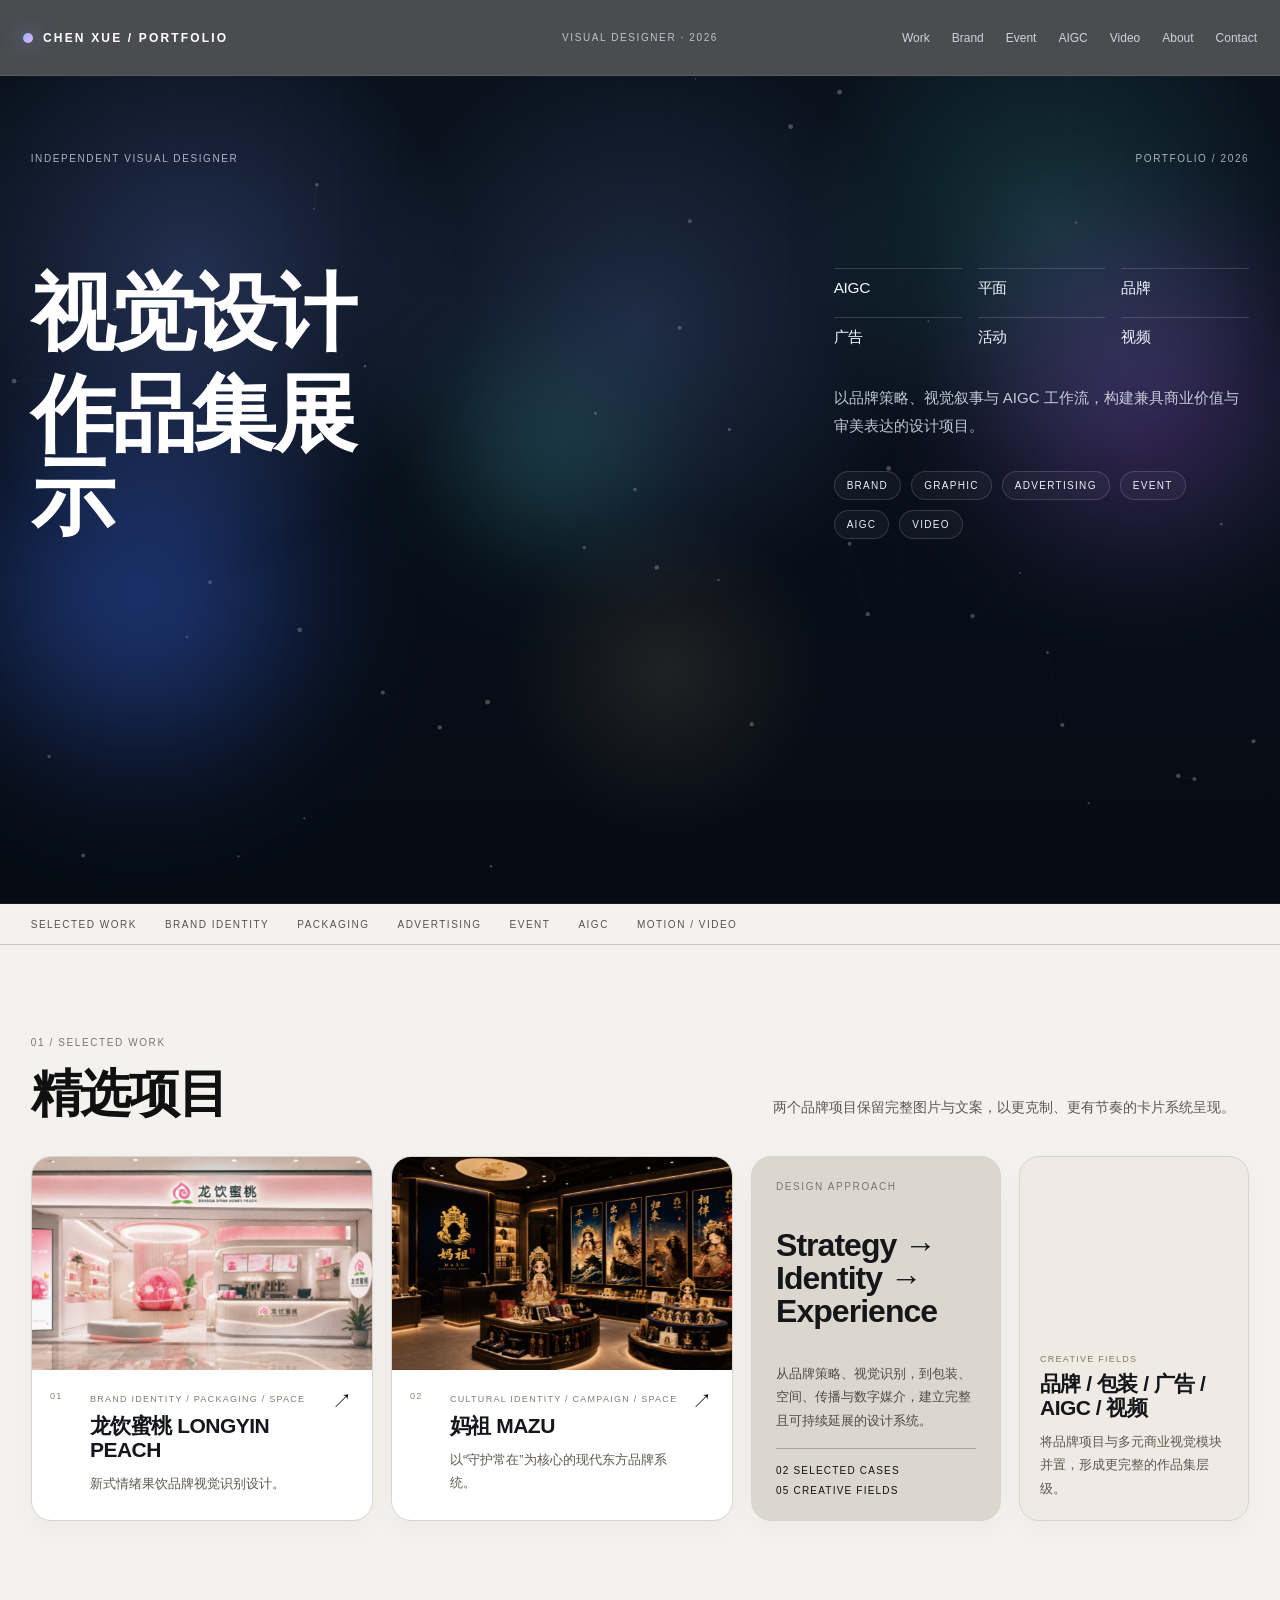
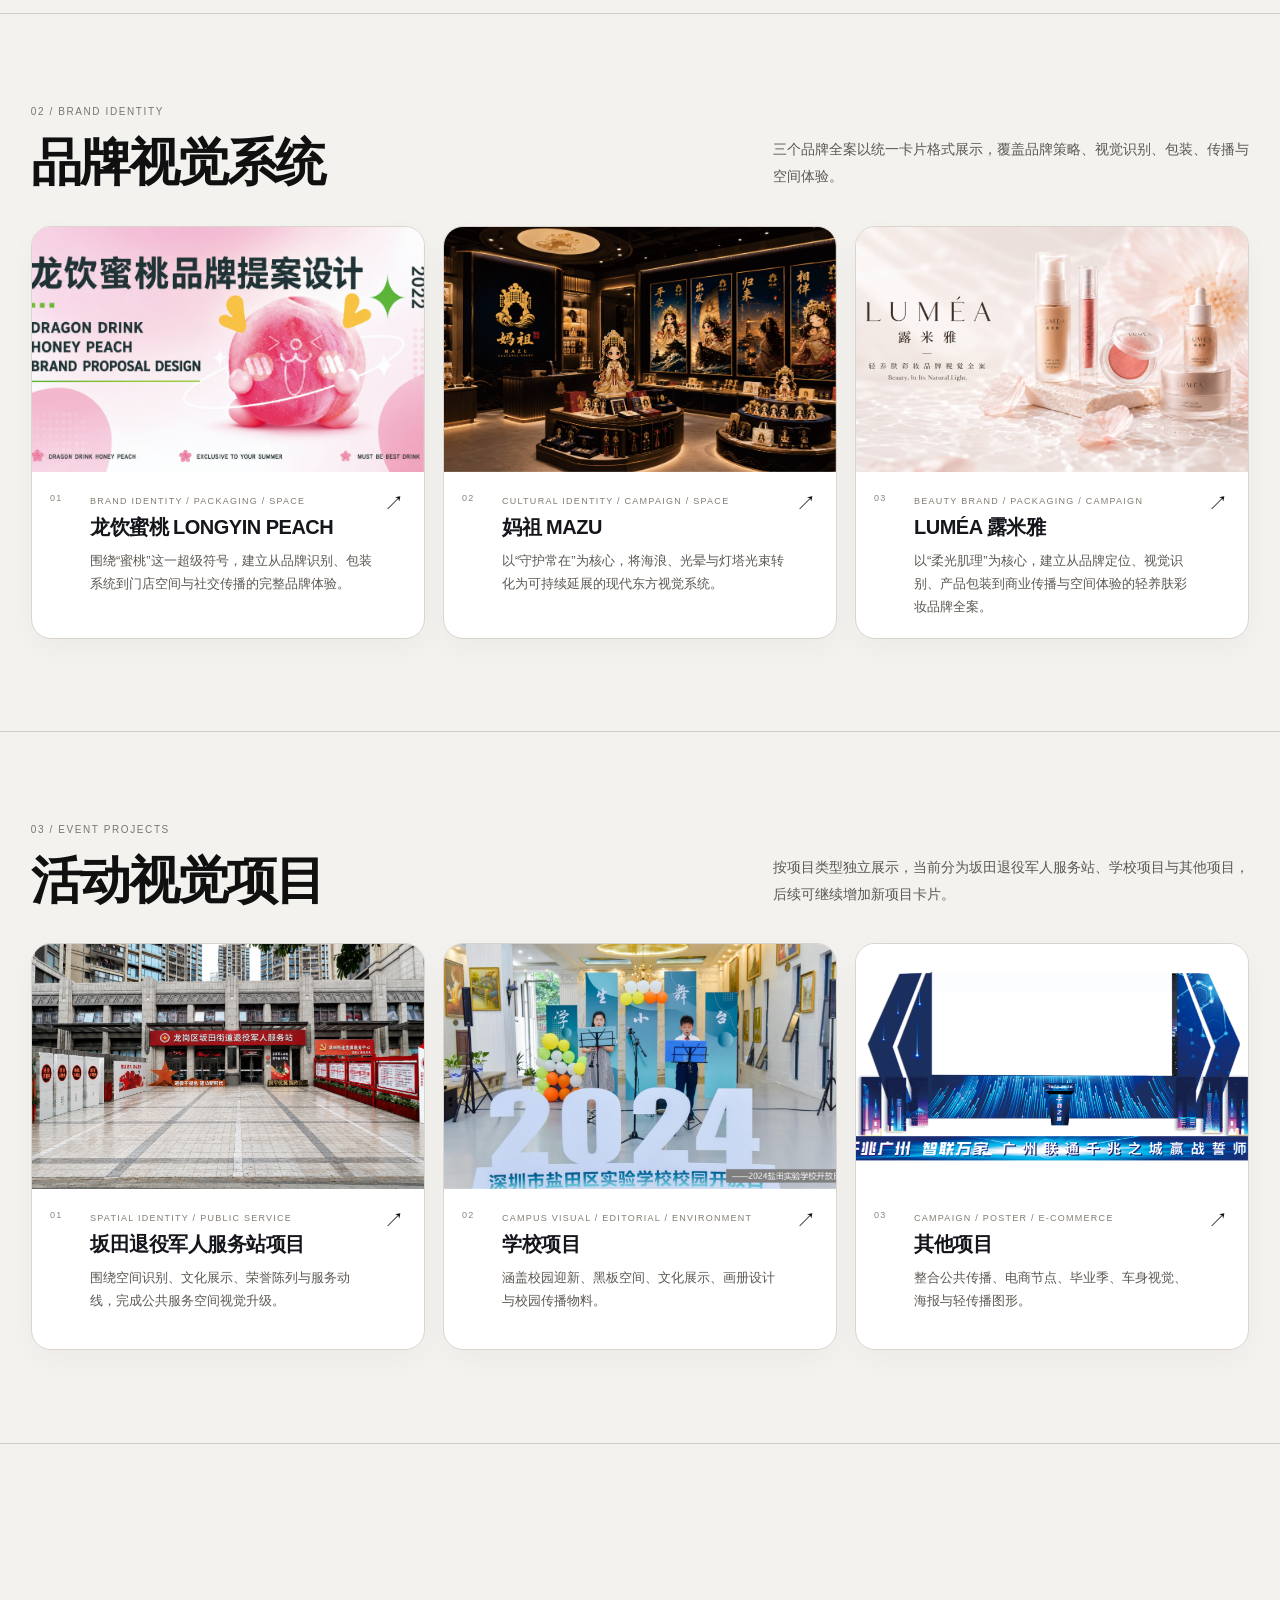
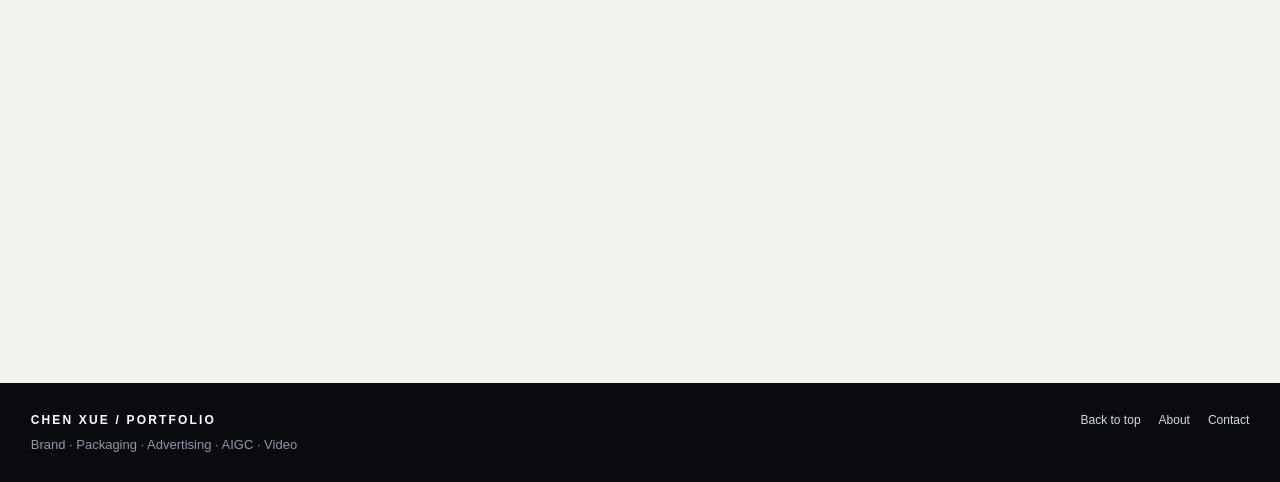
<file: index.html>
<!doctype html>
<html lang="zh-CN">
<head>
  <meta charset="utf-8">
  <meta http-equiv="Cache-Control" content="no-cache, no-store, must-revalidate">
  <meta http-equiv="Pragma" content="no-cache">
  <meta http-equiv="Expires" content="0">
  <meta name="viewport" content="width=device-width,initial-scale=1">
  <meta name="description" content="陈雪视觉设计作品集，涵盖品牌、包装、广告、AIGC 与视频。">
  <title>CHEN XUE — Visual Design Portfolio</title>
  <link rel="stylesheet" href="styles.css?v=57">
</head>
<body class="home-page month-home">
  <div class="scroll-progress"></div>
  <div class="cursor-dot" aria-hidden="true"></div>
  <div class="cursor-ring" aria-hidden="true"></div>

  <header class="site-header month-header">
    <a class="brand-mark" href="#top"><span class="brand-dot"></span><span>CHEN XUE / PORTFOLIO</span></a>
    <div class="header-center">Visual Designer · 2026</div>
    <button class="menu-toggle" aria-label="切换菜单" aria-expanded="false"><span></span><span></span></button>
    <nav class="site-nav">
      <a href="#work">Work</a><a href="#brand">Brand</a><a href="#event">Event</a><a href="#aigc">AIGC</a><a href="#video">Video</a><a href="about.html">About</a><a href="contact.html">Contact</a>
    </nav>
  </header>

  <main id="top">
    <section class="month-intro month-intro-dark">
      <canvas id="heroCanvas" class="hero-canvas"></canvas>
      <div class="hero-grid"></div>
      <div class="hero-orb orb-a"></div>
      <div class="hero-orb orb-b"></div>
      <div class="hero-orb orb-c"></div>
      <div class="month-intro-inner">
        <div class="month-intro-meta reveal"><span>Independent Visual Designer</span><span>Portfolio / 2026</span></div>
        <div class="month-intro-grid">
          <h1 class="reveal"><span>视觉设计</span><span>作品集展示</span></h1>
          <div class="month-intro-copy reveal">
            <div class="hero-keywords"><span>AIGC</span><span>平面</span><span>品牌</span><span>广告</span><span>活动</span><span>视频</span></div>
            <p>以品牌策略、视觉叙事与 AIGC 工作流，构建兼具商业价值与审美表达的设计项目。</p>
            <div class="month-tags"><span>Brand</span><span>Graphic</span><span>Advertising</span><span>Event</span><span>AIGC</span><span>Video</span></div>
          </div>
        </div>
      </div>
    </section>

    <section class="month-filter" aria-label="作品分类">
      <a href="#work">Selected Work</a><a href="#brand">Brand Identity</a><a href="#packaging">Packaging</a><a href="#advertising">Advertising</a><a href="#event">Event</a><a href="#aigc">AIGC</a><a href="#video">Motion / Video</a>
    </section>

    <section class="month-section" id="work">
      <div class="month-heading reveal"><div><span class="month-kicker">01 / Selected Work</span><h2>精选项目</h2></div><p>两个品牌项目保留完整图片与文案，以更克制、更有节奏的卡片系统呈现。</p></div>

      <div class="month-grid month-grid-featured compact-featured-grid">
        <a class="month-card project-card-lg reveal" href="longyin-peach.html" data-cursor="VIEW">
          <div class="month-card-media"><img src="assets/peach/9.jpg" alt="龙饮蜜桃品牌设计"></div>
          <div class="month-card-body"><div class="month-card-no">01</div><div><span>Brand Identity / Packaging / Space</span><h3>龙饮蜜桃 LONGYIN PEACH</h3><p>新式情绪果饮品牌视觉识别设计。</p></div><b>↗</b></div>
        </a>

        <a class="month-card project-card-lg reveal" href="mazu.html" data-cursor="VIEW">
          <div class="month-card-media"><img src="assets/maizu/mazu-11-flat-v26.png" alt="妈祖文化品牌设计"></div>
          <div class="month-card-body"><div class="month-card-no">02</div><div><span>Cultural Identity / Campaign / Space</span><h3>妈祖 MAZU</h3><p>以“守护常在”为核心的现代东方品牌系统。</p></div><b>↗</b></div>
        </a>

        <article class="month-card month-card-note reveal">
          <div class="month-card-note-inner"><span class="month-kicker">Design Approach</span><h3>Strategy → Identity → Experience</h3><p>从品牌策略、视觉识别，到包装、空间、传播与数字媒介，建立完整且可持续延展的设计系统。</p><div class="note-index"><span>02 Selected Cases</span><span>05 Creative Fields</span></div></div>
        </article>

        <article class="month-card month-mini-card reveal">
          <div class="simple-card-copy"><span>Creative Fields</span><h3>品牌 / 包装 / 广告 / AIGC / 视频</h3><p>将品牌项目与多元商业视觉模块并置，形成更完整的作品集层级。</p></div>
        </article>
      </div>
    </section>

    <section class="month-section" id="brand">
      <div class="month-heading reveal"><div><span class="month-kicker">02 / Brand Identity</span><h2>品牌视觉系统</h2></div><p>三个品牌全案以统一卡片格式展示，覆盖品牌策略、视觉识别、包装、传播与空间体验。</p></div>
      <div class="brand-article-grid brand-card-grid">
        <a class="month-card brand-project-card reveal" href="longyin-peach.html">
          <div class="month-card-media"><img src="assets/peach/1.jpg" alt="龙饮蜜桃品牌提案"></div>
          <div class="month-card-body"><div class="month-card-no">01</div><div><span>Brand Identity / Packaging / Space</span><h3>龙饮蜜桃 LONGYIN PEACH</h3><p>围绕“蜜桃”这一超级符号，建立从品牌识别、包装系统到门店空间与社交传播的完整品牌体验。</p></div><b>↗</b></div>
        </a>

        <a class="month-card brand-project-card reveal" href="mazu.html">
          <div class="month-card-media"><img src="assets/maizu/mazu-11-flat-v26.png" alt="妈祖文化品牌视觉"></div>
          <div class="month-card-body"><div class="month-card-no">02</div><div><span>Cultural Identity / Campaign / Space</span><h3>妈祖 MAZU</h3><p>以“守护常在”为核心，将海浪、光晕与灯塔光束转化为可持续延展的现代东方视觉系统。</p></div><b>↗</b></div>
        </a>

        <a class="month-card brand-project-card reveal" href="lumea.html">
          <div class="month-card-media"><img src="assets/lumea/主视觉.png" alt="LUMÉA 露米雅品牌主视觉"></div>
          <div class="month-card-body"><div class="month-card-no">03</div><div><span>Beauty Brand / Packaging / Campaign</span><h3>LUMÉA 露米雅</h3><p>以“柔光肌理”为核心，建立从品牌定位、视觉识别、产品包装到商业传播与空间体验的轻养肤彩妆品牌全案。</p></div><b>↗</b></div>
        </a>
      </div>
    </section>

    <section class="month-section" id="event">
      <div class="month-heading reveal"><div><span class="month-kicker">03 / Event Projects</span><h2>活动视觉项目</h2></div><p>按项目类型独立展示，当前分为坂田退役军人服务站、学校项目与其他项目，后续可继续增加新项目卡片。</p></div>
      <div class="brand-article-grid brand-card-grid event-card-grid">
        <a class="month-card brand-project-card event-project-card reveal" href="veteran.html">
          <div class="month-card-media"><img src="assets/event-veteran/v16.jpg" alt="坂田退役军人服务站项目"></div>
          <div class="month-card-body"><div class="month-card-no">01</div><div><span>Spatial Identity / Public Service</span><h3>坂田退役军人服务站项目</h3><p>围绕空间识别、文化展示、荣誉陈列与服务动线，完成公共服务空间视觉升级。</p></div><b>↗</b></div>
        </a>
        <a class="month-card brand-project-card event-project-card reveal" href="school.html">
          <div class="month-card-media"><img src="assets/event-school/s01.jpg" alt="学校项目"></div>
          <div class="month-card-body"><div class="month-card-no">02</div><div><span>Campus Visual / Editorial / Environment</span><h3>学校项目</h3><p>涵盖校园迎新、黑板空间、文化展示、画册设计与校园传播物料。</p></div><b>↗</b></div>
        </a>
        <a class="month-card brand-project-card event-project-card reveal" href="other-events.html">
          <div class="month-card-media"><img src="assets/event-other/o14.jpg" alt="其他活动项目"></div>
          <div class="month-card-body"><div class="month-card-no">03</div><div><span>Campaign / Poster / E-commerce</span><h3>其他项目</h3><p>整合公共传播、电商节点、毕业季、车身视觉、海报与轻传播图形。</p></div><b>↗</b></div>
        </a>
      </div>
    </section>

    <section class="month-section" id="packaging">
      <div class="month-heading reveal"><div><span class="month-kicker">04 / Packaging</span><h2>包装与应用</h2></div><p>用更轻的卡片尺寸与循环流动的展示带，呈现不同包装与消费触点，桌面端始终保持四张卡片的浏览节奏。</p></div>
      <div class="packaging-marquee reveal">
        <div class="packaging-track">
          <article class="month-card packaging-card"><div class="month-card-media ratio-portrait"><img src="assets/peach/11.jpg" alt="果饮包装系统"></div><div class="simple-card-copy"><span>Packaging / 01</span><h3>果饮包装系统</h3><p>纸杯、纸袋、外卖包装与品牌周边。</p></div></article>
          <article class="month-card packaging-card"><div class="month-card-media ratio-portrait"><img src="assets/peach/12.jpg" alt="龙饮蜜桃包装延展"></div><div class="simple-card-copy"><span>Packaging / 02</span><h3>品牌应用延展</h3><p>统一符号与色彩，强化品牌辨识度。</p></div></article>
          <article class="month-card packaging-card"><div class="month-card-media ratio-portrait"><img src="assets/maizu/mazu-13-flat-v26.png" alt="妈祖文创系统"></div><div class="simple-card-copy"><span>Packaging / 03</span><h3>文化礼赠系统</h3><p>祈福卡、御守卡、明信片与香片包装。</p></div></article>
          <article class="month-card packaging-card"><div class="month-card-media ratio-portrait"><img src="assets/maizu/mazu-14-flat-v26.png" alt="妈祖礼赠应用"></div><div class="simple-card-copy"><span>Packaging / 04</span><h3>礼赠应用物料</h3><p>以现代东方视觉延展文创体验。</p></div></article>
          <article class="month-card packaging-card"><div class="month-card-media ratio-portrait"><img src="assets/peach/14.jpg" alt="龙饮蜜桃空间应用"></div><div class="simple-card-copy"><span>Packaging / 05</span><h3>空间陈列应用</h3><p>从包装延伸到门店消费触点。</p></div></article>
          <article class="month-card month-data-card packaging-card"><div><span class="month-kicker">Experience Loop</span><strong>视觉吸引</strong><i>↓</i><strong>品牌认知</strong><i>↓</i><strong>产品购买</strong><i>↓</i><strong>社交分享</strong><i>↓</i><strong>品牌记忆</strong></div></article>

          <article class="month-card packaging-card" aria-hidden="true"><div class="month-card-media ratio-portrait"><img src="assets/peach/11.jpg" alt="果饮包装系统"></div><div class="simple-card-copy"><span>Packaging / 01</span><h3>果饮包装系统</h3><p>纸杯、纸袋、外卖包装与品牌周边。</p></div></article>
          <article class="month-card packaging-card" aria-hidden="true"><div class="month-card-media ratio-portrait"><img src="assets/peach/12.jpg" alt="龙饮蜜桃包装延展"></div><div class="simple-card-copy"><span>Packaging / 02</span><h3>品牌应用延展</h3><p>统一符号与色彩，强化品牌辨识度。</p></div></article>
          <article class="month-card packaging-card" aria-hidden="true"><div class="month-card-media ratio-portrait"><img src="assets/maizu/mazu-13-flat-v26.png" alt="妈祖文创系统"></div><div class="simple-card-copy"><span>Packaging / 03</span><h3>文化礼赠系统</h3><p>祈福卡、御守卡、明信片与香片包装。</p></div></article>
          <article class="month-card packaging-card" aria-hidden="true"><div class="month-card-media ratio-portrait"><img src="assets/maizu/mazu-14-flat-v26.png" alt="妈祖礼赠应用"></div><div class="simple-card-copy"><span>Packaging / 04</span><h3>礼赠应用物料</h3><p>以现代东方视觉延展文创体验。</p></div></article>
          <article class="month-card packaging-card" aria-hidden="true"><div class="month-card-media ratio-portrait"><img src="assets/peach/14.jpg" alt="龙饮蜜桃空间应用"></div><div class="simple-card-copy"><span>Packaging / 05</span><h3>空间陈列应用</h3><p>从包装延伸到门店消费触点。</p></div></article>
          <article class="month-card month-data-card packaging-card" aria-hidden="true"><div><span class="month-kicker">Experience Loop</span><strong>视觉吸引</strong><i>↓</i><strong>品牌认知</strong><i>↓</i><strong>产品购买</strong><i>↓</i><strong>社交分享</strong><i>↓</i><strong>品牌记忆</strong></div></article>
        </div>
      </div>
    </section>

    <section class="month-section dark-month" id="advertising">
      <div class="month-heading reveal"><div><span class="month-kicker">05 / Advertising</span><h2>广告与传播视觉</h2></div><p>保持 5 个展示卡片，并以轮播方式循环展示；卡片尺寸与间距统一参考你给的图示比例，不做过长过大的模块。</p></div>
      <div class="advertising-marquee reveal">
        <div class="advertising-track">
          <article class="month-card dark-card advertising-card"><div class="month-card-media ratio-portrait placeholder-visual placeholder-ad"></div><div class="simple-card-copy"><span>Campaign / 01</span><h3>商业主视觉</h3><p>品牌活动、节日传播与电商 KV。</p></div></article>
          <article class="month-card dark-card advertising-card"><div class="month-card-media ratio-portrait"><img src="assets/maizu/mazu-3-flat-v26.png" alt="妈祖系列海报"></div><div class="simple-card-copy"><span>Poster Series / 02</span><h3>系列海报</h3><p>统一视觉语法下的多主题传播。</p></div></article>
          <article class="month-card dark-card advertising-card"><div class="month-card-media ratio-portrait"><img src="assets/peach/17.jpg" alt="龙饮蜜桃传播视觉"></div><div class="simple-card-copy"><span>Social Campaign / 03</span><h3>社交传播视觉</h3><p>面向年轻受众的情绪化内容表达。</p></div></article>
          <article class="month-card dark-card advertising-card"><div class="month-card-media ratio-portrait"><img src="assets/maizu/mazu-10-flat-v26.png" alt="妈祖主视觉"></div><div class="simple-card-copy"><span>Key Visual / 04</span><h3>文化传播主视觉</h3><p>主视觉、活动传播与展示画面。</p></div></article>
          <article class="month-card dark-card advertising-card"><div class="month-card-media ratio-portrait"><img src="assets/peach/19.jpg" alt="龙饮蜜桃广告视觉"></div><div class="simple-card-copy"><span>Brand Poster / 05</span><h3>活动宣传海报</h3><p>围绕品牌情绪感与场景体验建立主视觉。</p></div></article>

          <article class="month-card dark-card advertising-card" aria-hidden="true"><div class="month-card-media ratio-portrait placeholder-visual placeholder-ad"></div><div class="simple-card-copy"><span>Campaign / 01</span><h3>商业主视觉</h3><p>品牌活动、节日传播与电商 KV。</p></div></article>
          <article class="month-card dark-card advertising-card" aria-hidden="true"><div class="month-card-media ratio-portrait"><img src="assets/maizu/mazu-3-flat-v26.png" alt="妈祖系列海报"></div><div class="simple-card-copy"><span>Poster Series / 02</span><h3>系列海报</h3><p>统一视觉语法下的多主题传播。</p></div></article>
          <article class="month-card dark-card advertising-card" aria-hidden="true"><div class="month-card-media ratio-portrait"><img src="assets/peach/17.jpg" alt="龙饮蜜桃传播视觉"></div><div class="simple-card-copy"><span>Social Campaign / 03</span><h3>社交传播视觉</h3><p>面向年轻受众的情绪化内容表达。</p></div></article>
          <article class="month-card dark-card advertising-card" aria-hidden="true"><div class="month-card-media ratio-portrait"><img src="assets/maizu/mazu-10-flat-v26.png" alt="妈祖主视觉"></div><div class="simple-card-copy"><span>Key Visual / 04</span><h3>文化传播主视觉</h3><p>主视觉、活动传播与展示画面。</p></div></article>
          <article class="month-card dark-card advertising-card" aria-hidden="true"><div class="month-card-media ratio-portrait"><img src="assets/peach/19.jpg" alt="龙饮蜜桃广告视觉"></div><div class="simple-card-copy"><span>Brand Poster / 05</span><h3>活动宣传海报</h3><p>围绕品牌情绪感与场景体验建立主视觉。</p></div></article>
        </div>
      </div>
    </section>

    <section class="month-section" id="aigc">
      <div class="month-heading reveal"><div><span class="month-kicker">06 / AIGC</span><h2>AIGC 商业视觉</h2></div><p>将 AI 生成、产品合成、图像精修与品牌系统结合，形成可落地的商业视觉工作流。</p></div>
      <div class="month-grid aigc-grid aigc-grid-compact">
        <article class="month-card reveal"><div class="month-card-media ratio-square placeholder-visual placeholder-aigc"></div><div class="simple-card-copy"><span>AIGC / 01</span><h3>商业 KV</h3></div></article>
        <article class="month-card reveal"><div class="month-card-media ratio-square placeholder-visual placeholder-aigc soft"></div><div class="simple-card-copy"><span>AIGC / 02</span><h3>产品合成</h3></div></article>
        <article class="month-card reveal"><div class="month-card-media ratio-square placeholder-visual placeholder-aigc line"></div><div class="simple-card-copy"><span>AIGC / 03</span><h3>IP 延展</h3></div></article>
        <article class="month-card reveal"><div class="month-card-media ratio-square placeholder-visual placeholder-aigc dark"></div><div class="simple-card-copy"><span>AIGC / 04</span><h3>实验视觉</h3></div></article>
      </div>
    </section>

    <section class="month-section" id="video">
      <div class="month-heading reveal"><div><span class="month-kicker">07 / Motion & Video</span><h2>视频与动态视觉</h2></div><p>品牌短片、动态海报、分镜、剪辑与 AI 视频项目的展示区域。</p></div>
      <div class="month-video reveal"><div class="month-video-media placeholder-visual placeholder-video"><span class="play-icon">▶</span></div><div class="month-video-copy"><span>Showreel / Placeholder</span><h3>Motion Reel 2026</h3><p>后续可替换为真实视频封面与播放链接。</p><a href="contact.html">View project information ↗</a></div></div>
    </section>

    <section class="month-contact reveal">
      <span>Available for selected projects</span><h2>Let’s create something meaningful.</h2><div><a href="about.html">About Me ↗</a><a href="contact.html">Contact Me ↗</a></div>
    </section>
  </main>

  <footer class="site-footer month-footer"><div><strong>CHEN XUE / PORTFOLIO</strong><p>Brand · Packaging · Advertising · AIGC · Video</p></div><div class="footer-nav"><a href="#top">Back to top</a><a href="about.html">About</a><a href="contact.html">Contact</a></div></footer>
  <script src="script.js?v=57"></script>
</body>
</html>
</file>
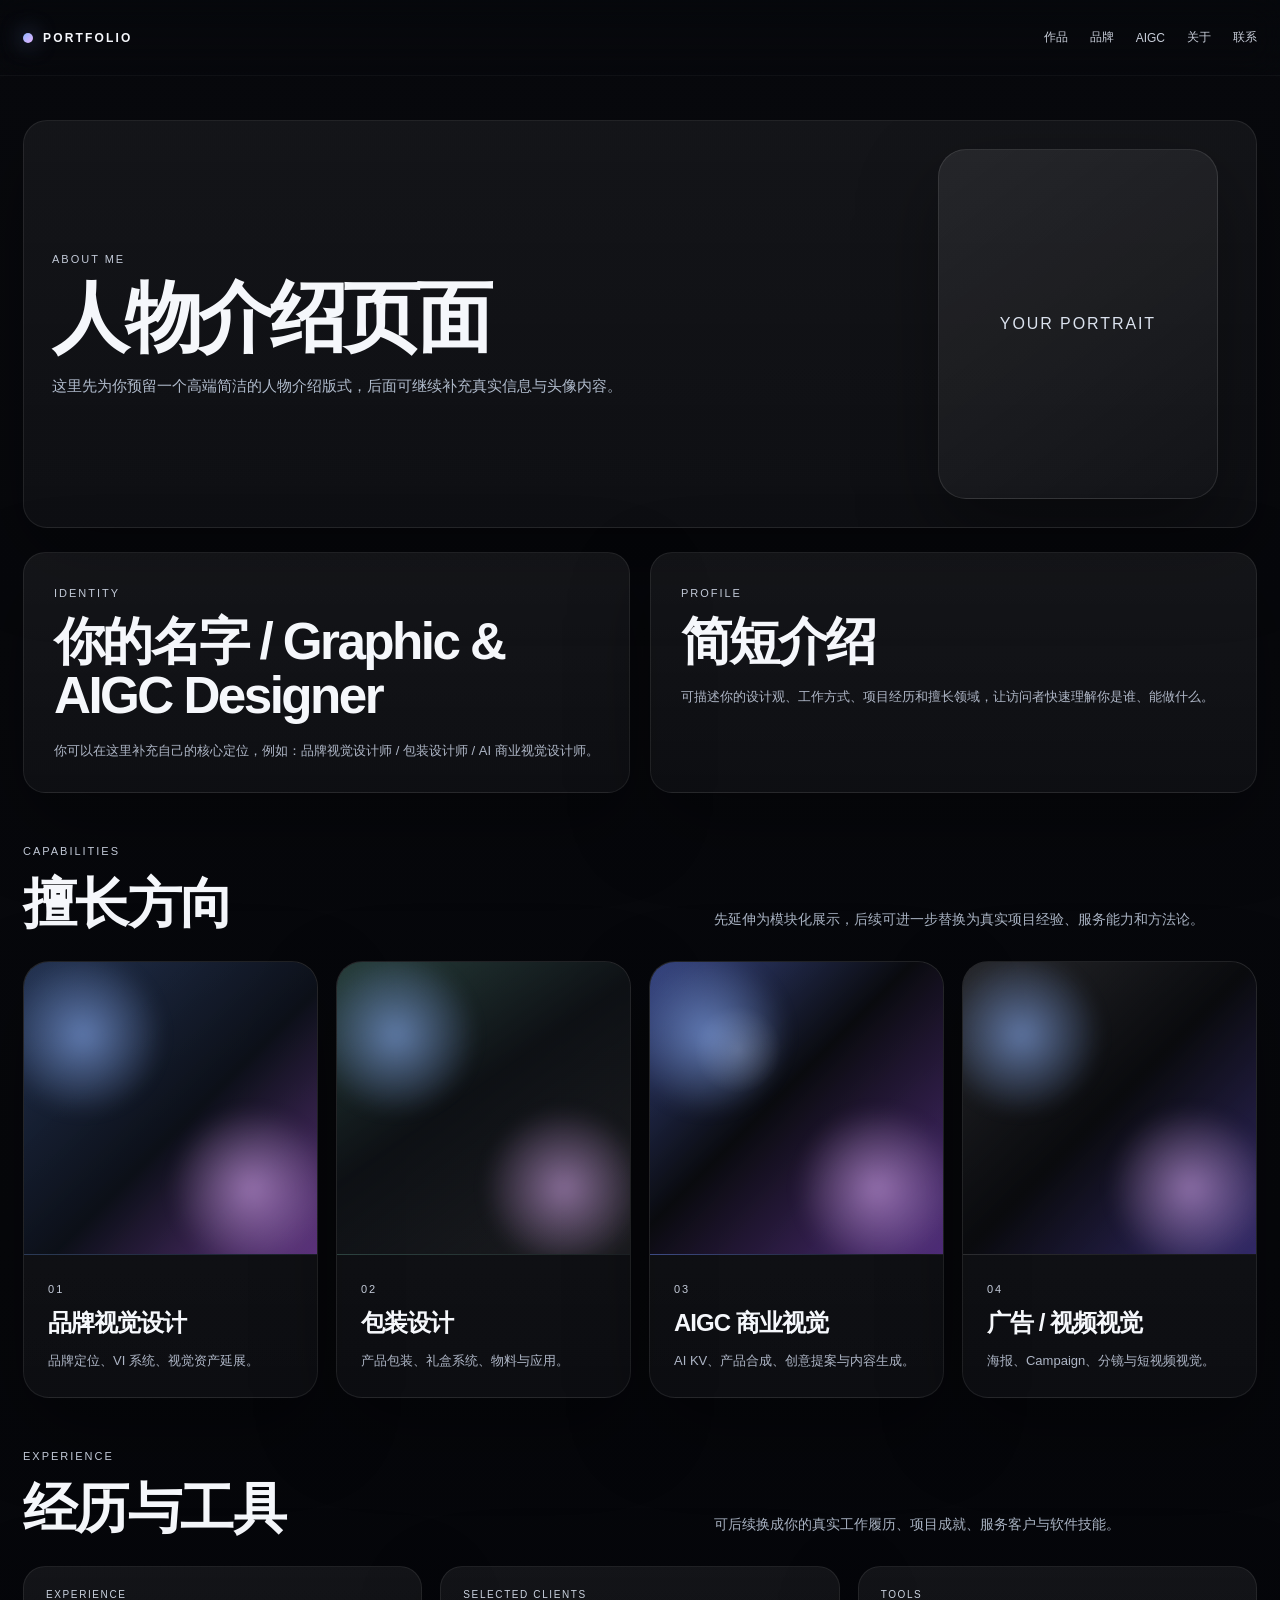
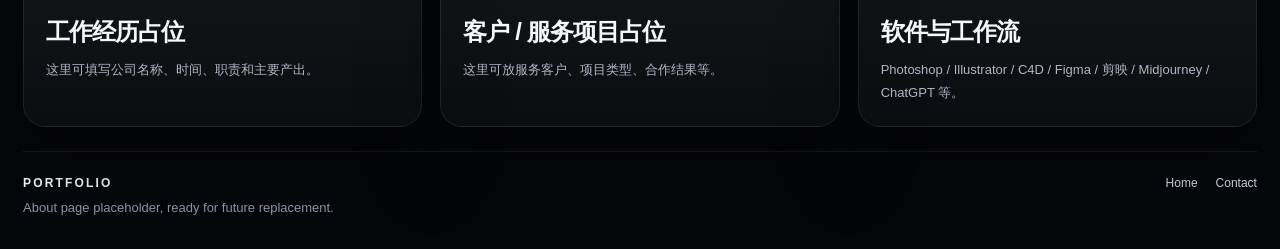
<file: about.html>
<!doctype html>
<html lang="zh-CN">
<head>
  <meta charset="utf-8">
  <meta http-equiv="Cache-Control" content="no-cache, no-store, must-revalidate">
  <meta http-equiv="Pragma" content="no-cache">
  <meta http-equiv="Expires" content="0">
  <meta name="viewport" content="width=device-width,initial-scale=1">
  <meta name="description" content="设计师人物介绍页面，占位版，可后续替换为正式信息。">
  <title>About — Portfolio</title>
  <link rel="stylesheet" href="styles.css?v=57">
</head>
<body class="theme-dark inner-page">
  <div class="scroll-progress"></div>

  <header class="site-header glass-header">
    <a class="brand-mark" href="index.html"><span class="brand-dot"></span><span>PORTFOLIO</span></a>
    <button class="menu-toggle" aria-label="切换菜单" aria-expanded="false"><span></span><span></span></button>
    <nav class="site-nav">
      <a href="index.html#featured">作品</a>
      <a href="index.html#brand">品牌</a>
      <a href="index.html#aigc">AIGC</a>
      <a href="about.html">关于</a>
      <a href="contact.html">联系</a>
    </nav>
  </header>

  <main class="page-main">
    <section class="page-hero frame reveal mini-hero">
      <div class="page-copy">
        <span class="eyebrow">About Me</span>
        <h1>人物介绍页面</h1>
        <p>这里先为你预留一个高端简洁的人物介绍版式，后面可继续补充真实信息与头像内容。</p>
      </div>
      <div class="portrait-placeholder">
        <div class="portrait-surface">
          <span>Your Portrait</span>
        </div>
      </div>
    </section>

    <section class="section-shell split-panel about-intro">
      <div class="panel-box reveal">
        <span class="eyebrow">Identity</span>
        <h2>你的名字 / Graphic & AIGC Designer</h2>
        <p>你可以在这里补充自己的核心定位，例如：品牌视觉设计师 / 包装设计师 / AI 商业视觉设计师。</p>
      </div>
      <div class="panel-box reveal">
        <span class="eyebrow">Profile</span>
        <h2>简短介绍</h2>
        <p>可描述你的设计观、工作方式、项目经历和擅长领域，让访问者快速理解你是谁、能做什么。</p>
      </div>
    </section>

    <section class="section-shell">
      <div class="section-head reveal">
        <div>
          <span class="eyebrow">Capabilities</span>
          <h2>擅长方向</h2>
        </div>
        <p>先延伸为模块化展示，后续可进一步替换为真实项目经验、服务能力和方法论。</p>
      </div>
      <div class="module-grid four-col">
        <article class="ai-card reveal"><div class="ai-media placeholder-visual placeholder-brand"></div><div class="ai-body"><span class="eyebrow">01</span><h3>品牌视觉设计</h3><p>品牌定位、VI 系统、视觉资产延展。</p></div></article>
        <article class="ai-card reveal"><div class="ai-media placeholder-visual placeholder-packaging"></div><div class="ai-body"><span class="eyebrow">02</span><h3>包装设计</h3><p>产品包装、礼盒系统、物料与应用。</p></div></article>
        <article class="ai-card reveal"><div class="ai-media placeholder-visual placeholder-aigc"></div><div class="ai-body"><span class="eyebrow">03</span><h3>AIGC 商业视觉</h3><p>AI KV、产品合成、创意提案与内容生成。</p></div></article>
        <article class="ai-card reveal"><div class="ai-media placeholder-visual placeholder-video"></div><div class="ai-body"><span class="eyebrow">04</span><h3>广告 / 视频视觉</h3><p>海报、Campaign、分镜与短视频视觉。</p></div></article>
      </div>
    </section>

    <section class="section-shell">
      <div class="section-head reveal">
        <div>
          <span class="eyebrow">Experience</span>
          <h2>经历与工具</h2>
        </div>
        <p>可后续换成你的真实工作履历、项目成就、服务客户与软件技能。</p>
      </div>
      <div class="timeline-grid">
        <article class="timeline-card reveal"><span>Experience</span><h3>工作经历占位</h3><p>这里可填写公司名称、时间、职责和主要产出。</p></article>
        <article class="timeline-card reveal"><span>Selected Clients</span><h3>客户 / 服务项目占位</h3><p>这里可放服务客户、项目类型、合作结果等。</p></article>
        <article class="timeline-card reveal"><span>Tools</span><h3>软件与工作流</h3><p>Photoshop / Illustrator / C4D / Figma / 剪映 / Midjourney / ChatGPT 等。</p></article>
      </div>
    </section>
  </main>

  <footer class="site-footer">
    <div><strong>PORTFOLIO</strong><p>About page placeholder, ready for future replacement.</p></div>
    <div class="footer-nav"><a href="index.html">Home</a><a href="contact.html">Contact</a></div>
  </footer>
  <script src="script.js?v=57"></script>
</body>
</html>
</file>
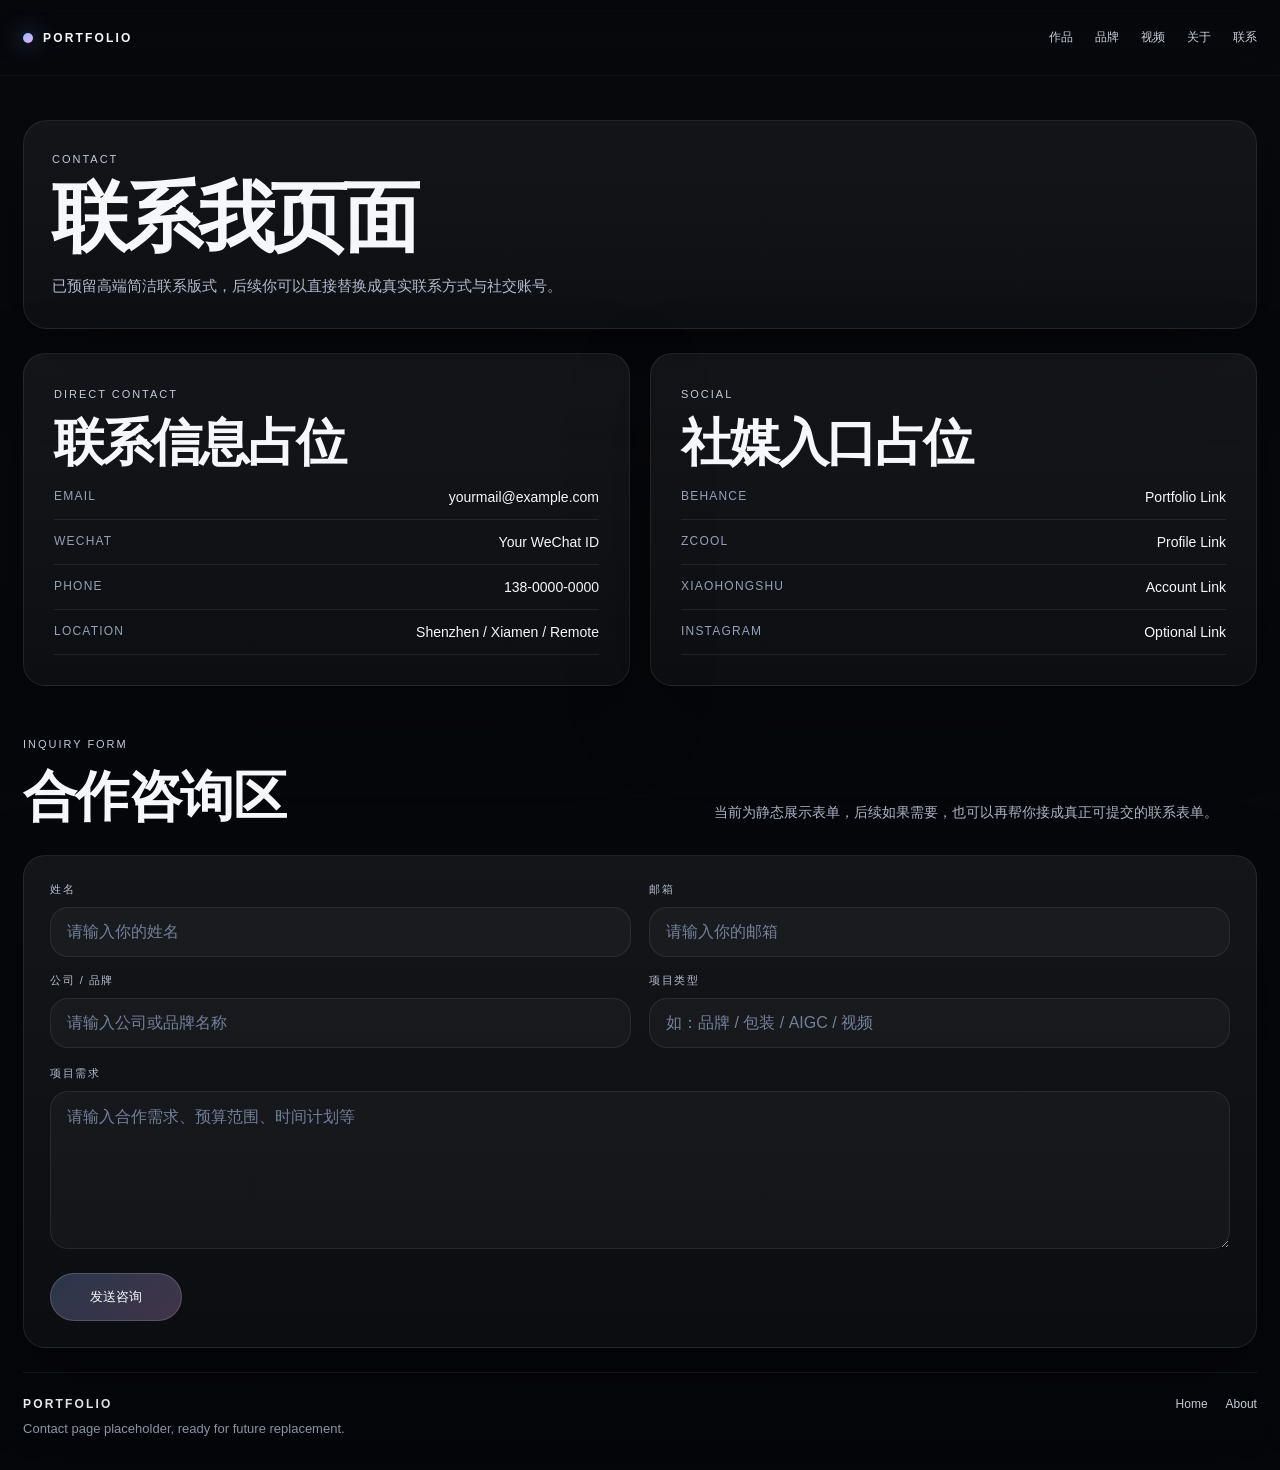
<file: contact.html>
<!doctype html>
<html lang="zh-CN">
<head>
  <meta charset="utf-8">
  <meta http-equiv="Cache-Control" content="no-cache, no-store, must-revalidate">
  <meta http-equiv="Pragma" content="no-cache">
  <meta http-equiv="Expires" content="0">
  <meta name="viewport" content="width=device-width,initial-scale=1">
  <meta name="description" content="联系我页面，占位版，可后续替换为正式联系方式。">
  <title>Contact — Portfolio</title>
  <link rel="stylesheet" href="styles.css?v=57">
</head>
<body class="theme-dark inner-page">
  <div class="scroll-progress"></div>

  <header class="site-header glass-header">
    <a class="brand-mark" href="index.html"><span class="brand-dot"></span><span>PORTFOLIO</span></a>
    <button class="menu-toggle" aria-label="切换菜单" aria-expanded="false"><span></span><span></span></button>
    <nav class="site-nav">
      <a href="index.html#featured">作品</a>
      <a href="index.html#brand">品牌</a>
      <a href="index.html#video">视频</a>
      <a href="about.html">关于</a>
      <a href="contact.html">联系</a>
    </nav>
  </header>

  <main class="page-main">
    <section class="page-hero frame reveal mini-hero">
      <div class="page-copy">
        <span class="eyebrow">Contact</span>
        <h1>联系我页面</h1>
        <p>已预留高端简洁联系版式，后续你可以直接替换成真实联系方式与社交账号。</p>
      </div>
    </section>

    <section class="section-shell split-panel">
      <div class="panel-box reveal">
        <span class="eyebrow">Direct Contact</span>
        <h2>联系信息占位</h2>
        <ul class="contact-list">
          <li><span>Email</span><strong>yourmail@example.com</strong></li>
          <li><span>WeChat</span><strong>Your WeChat ID</strong></li>
          <li><span>Phone</span><strong>138-0000-0000</strong></li>
          <li><span>Location</span><strong>Shenzhen / Xiamen / Remote</strong></li>
        </ul>
      </div>
      <div class="panel-box reveal">
        <span class="eyebrow">Social</span>
        <h2>社媒入口占位</h2>
        <ul class="contact-list">
          <li><span>Behance</span><strong>Portfolio Link</strong></li>
          <li><span>Zcool</span><strong>Profile Link</strong></li>
          <li><span>Xiaohongshu</span><strong>Account Link</strong></li>
          <li><span>Instagram</span><strong>Optional Link</strong></li>
        </ul>
      </div>
    </section>

    <section class="section-shell">
      <div class="section-head reveal">
        <div>
          <span class="eyebrow">Inquiry Form</span>
          <h2>合作咨询区</h2>
        </div>
        <p>当前为静态展示表单，后续如果需要，也可以再帮你接成真正可提交的联系表单。</p>
      </div>

      <form class="contact-form reveal" action="#" onsubmit="return false;">
        <div class="form-grid">
          <label>
            <span>姓名</span>
            <input type="text" placeholder="请输入你的姓名">
          </label>
          <label>
            <span>邮箱</span>
            <input type="email" placeholder="请输入你的邮箱">
          </label>
          <label>
            <span>公司 / 品牌</span>
            <input type="text" placeholder="请输入公司或品牌名称">
          </label>
          <label>
            <span>项目类型</span>
            <input type="text" placeholder="如：品牌 / 包装 / AIGC / 视频">
          </label>
        </div>
        <label class="full-width">
          <span>项目需求</span>
          <textarea rows="7" placeholder="请输入合作需求、预算范围、时间计划等"></textarea>
        </label>
        <button class="btn btn-primary" type="submit">发送咨询</button>
      </form>
    </section>
  </main>

  <footer class="site-footer">
    <div><strong>PORTFOLIO</strong><p>Contact page placeholder, ready for future replacement.</p></div>
    <div class="footer-nav"><a href="index.html">Home</a><a href="about.html">About</a></div>
  </footer>
  <script src="script.js?v=57"></script>
</body>
</html>
</file>
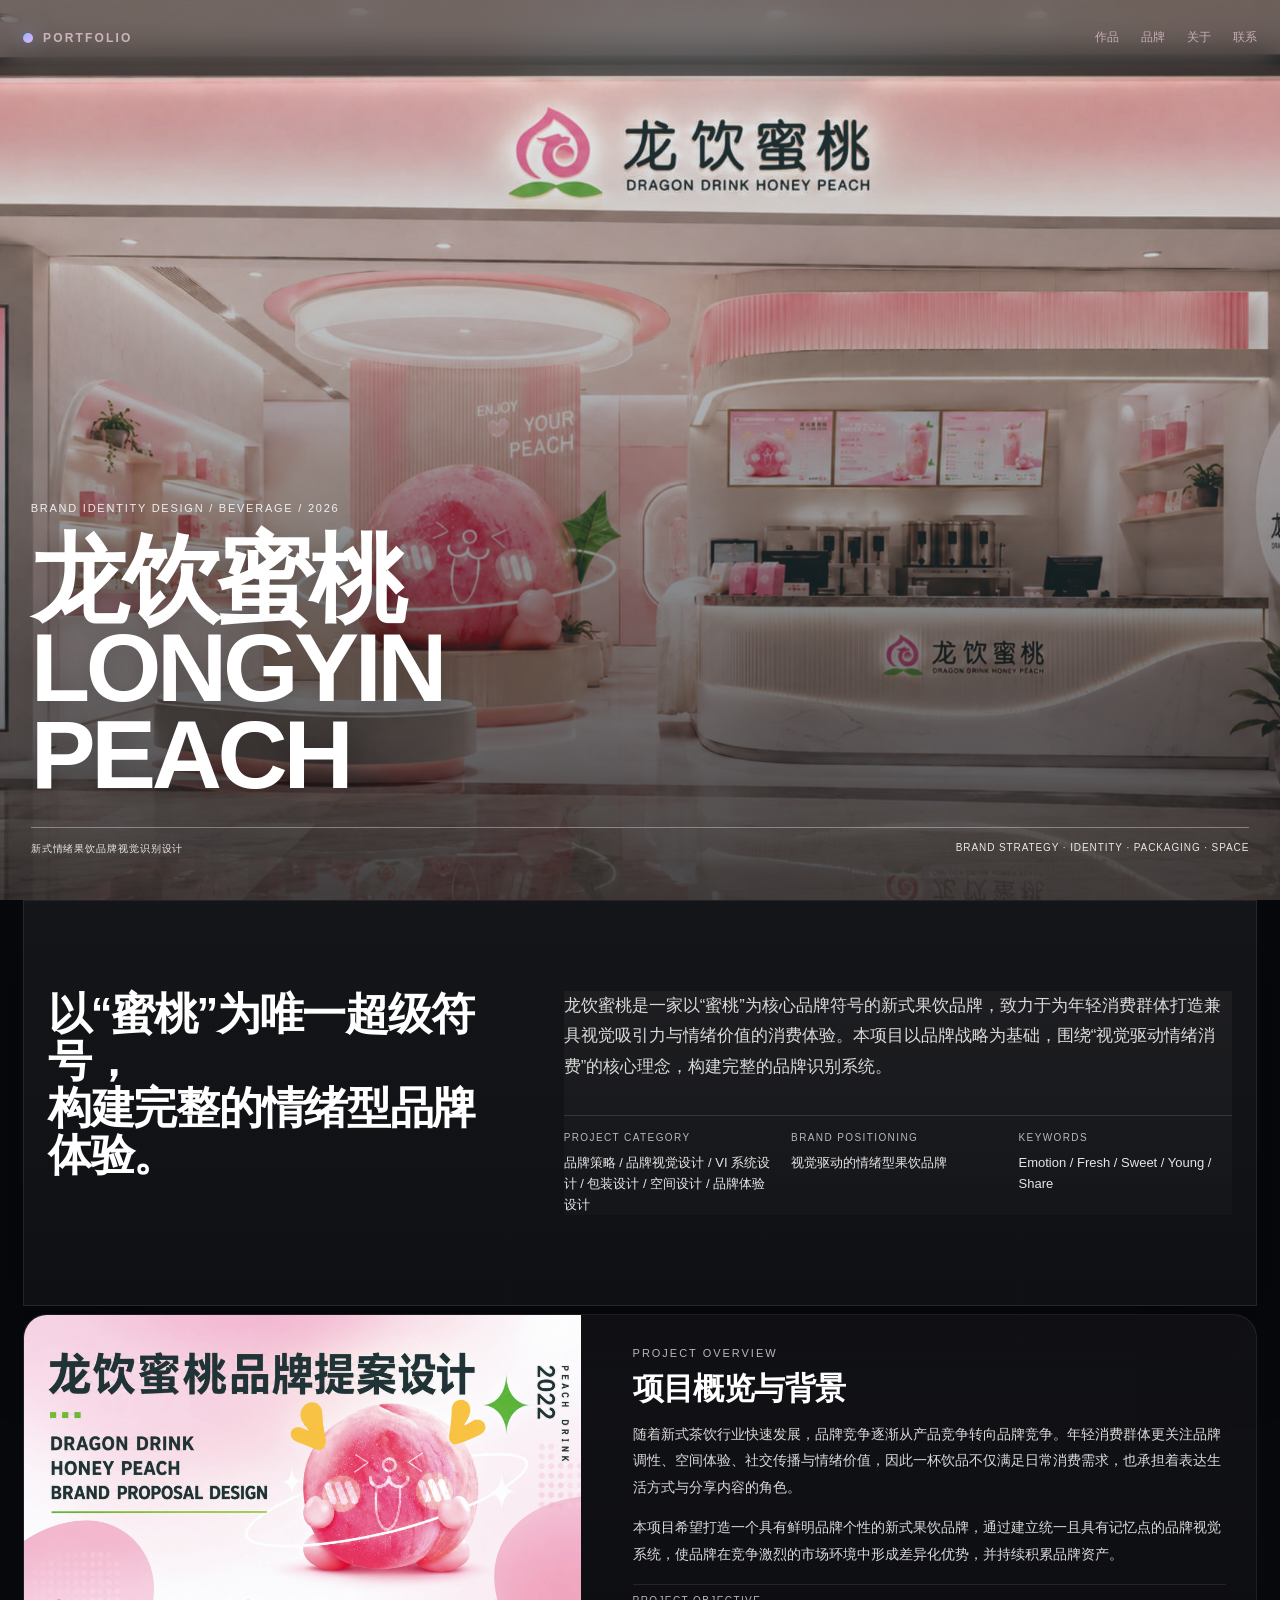
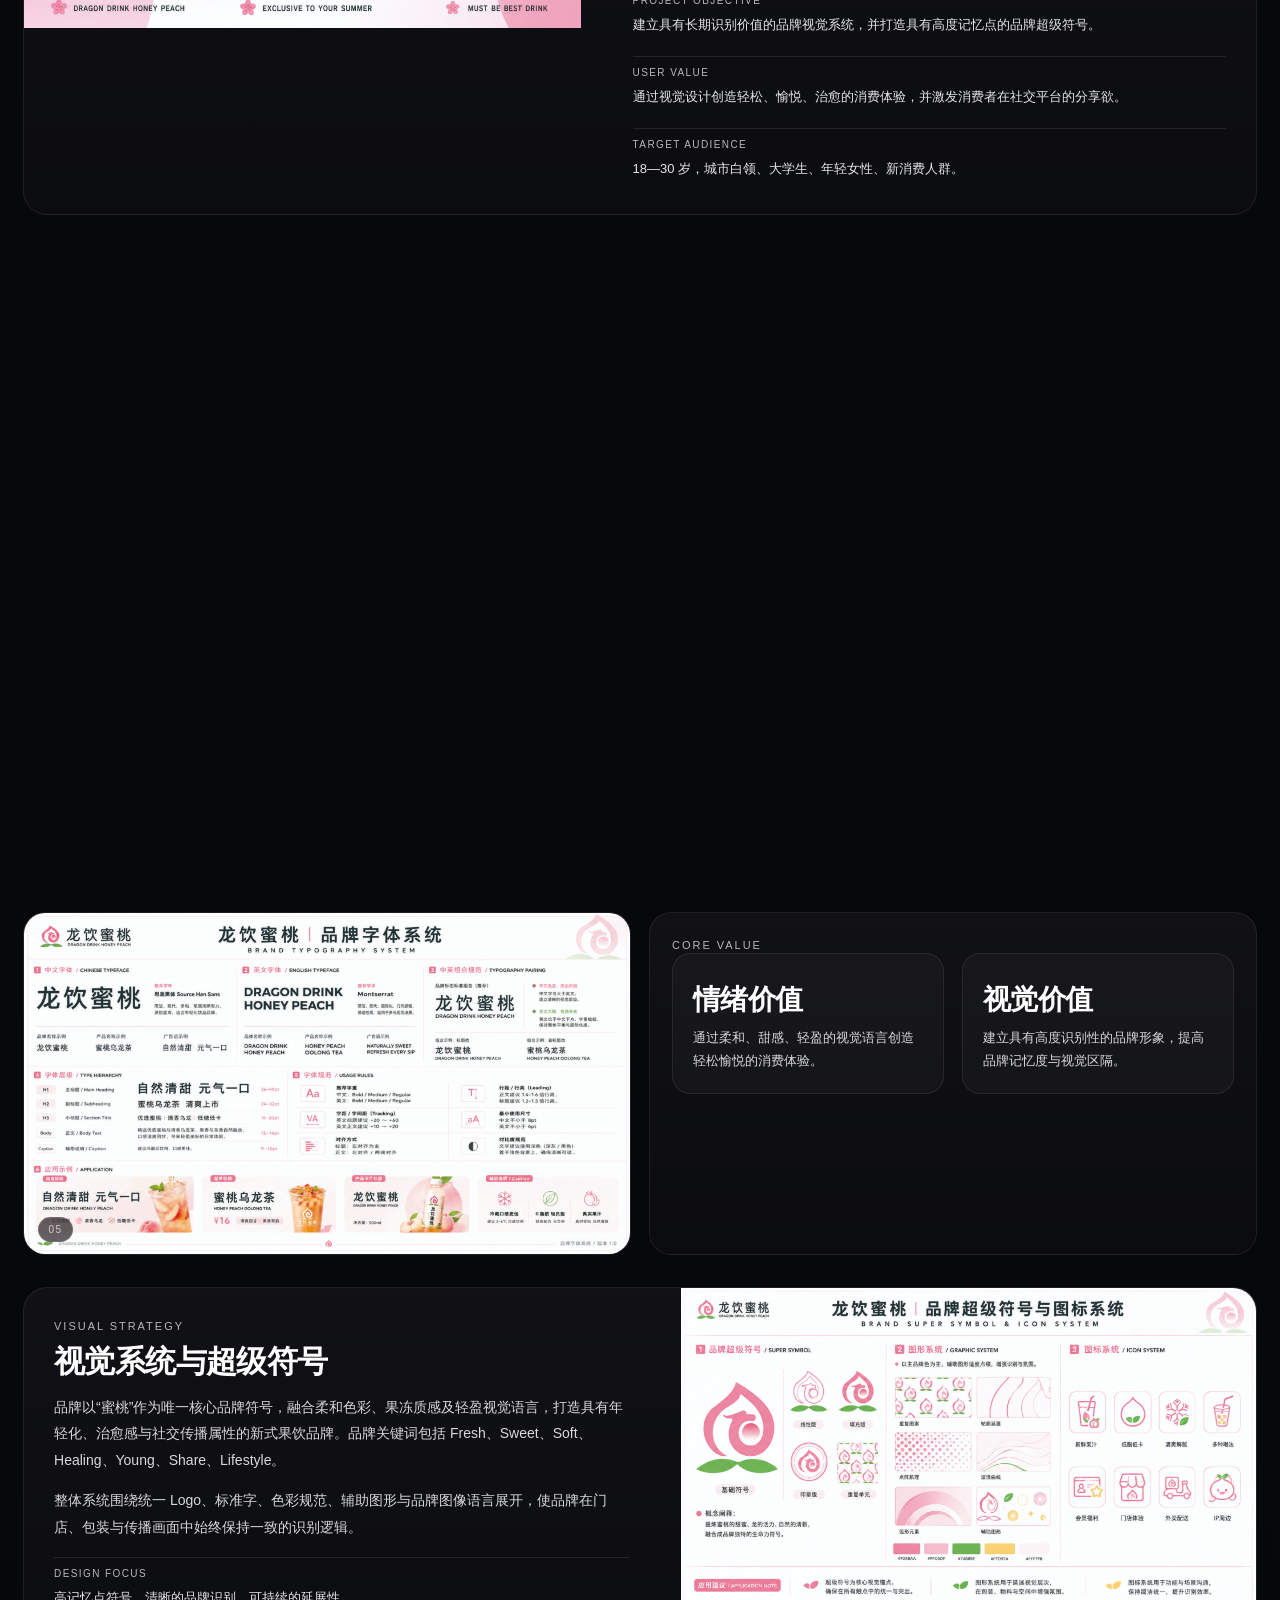
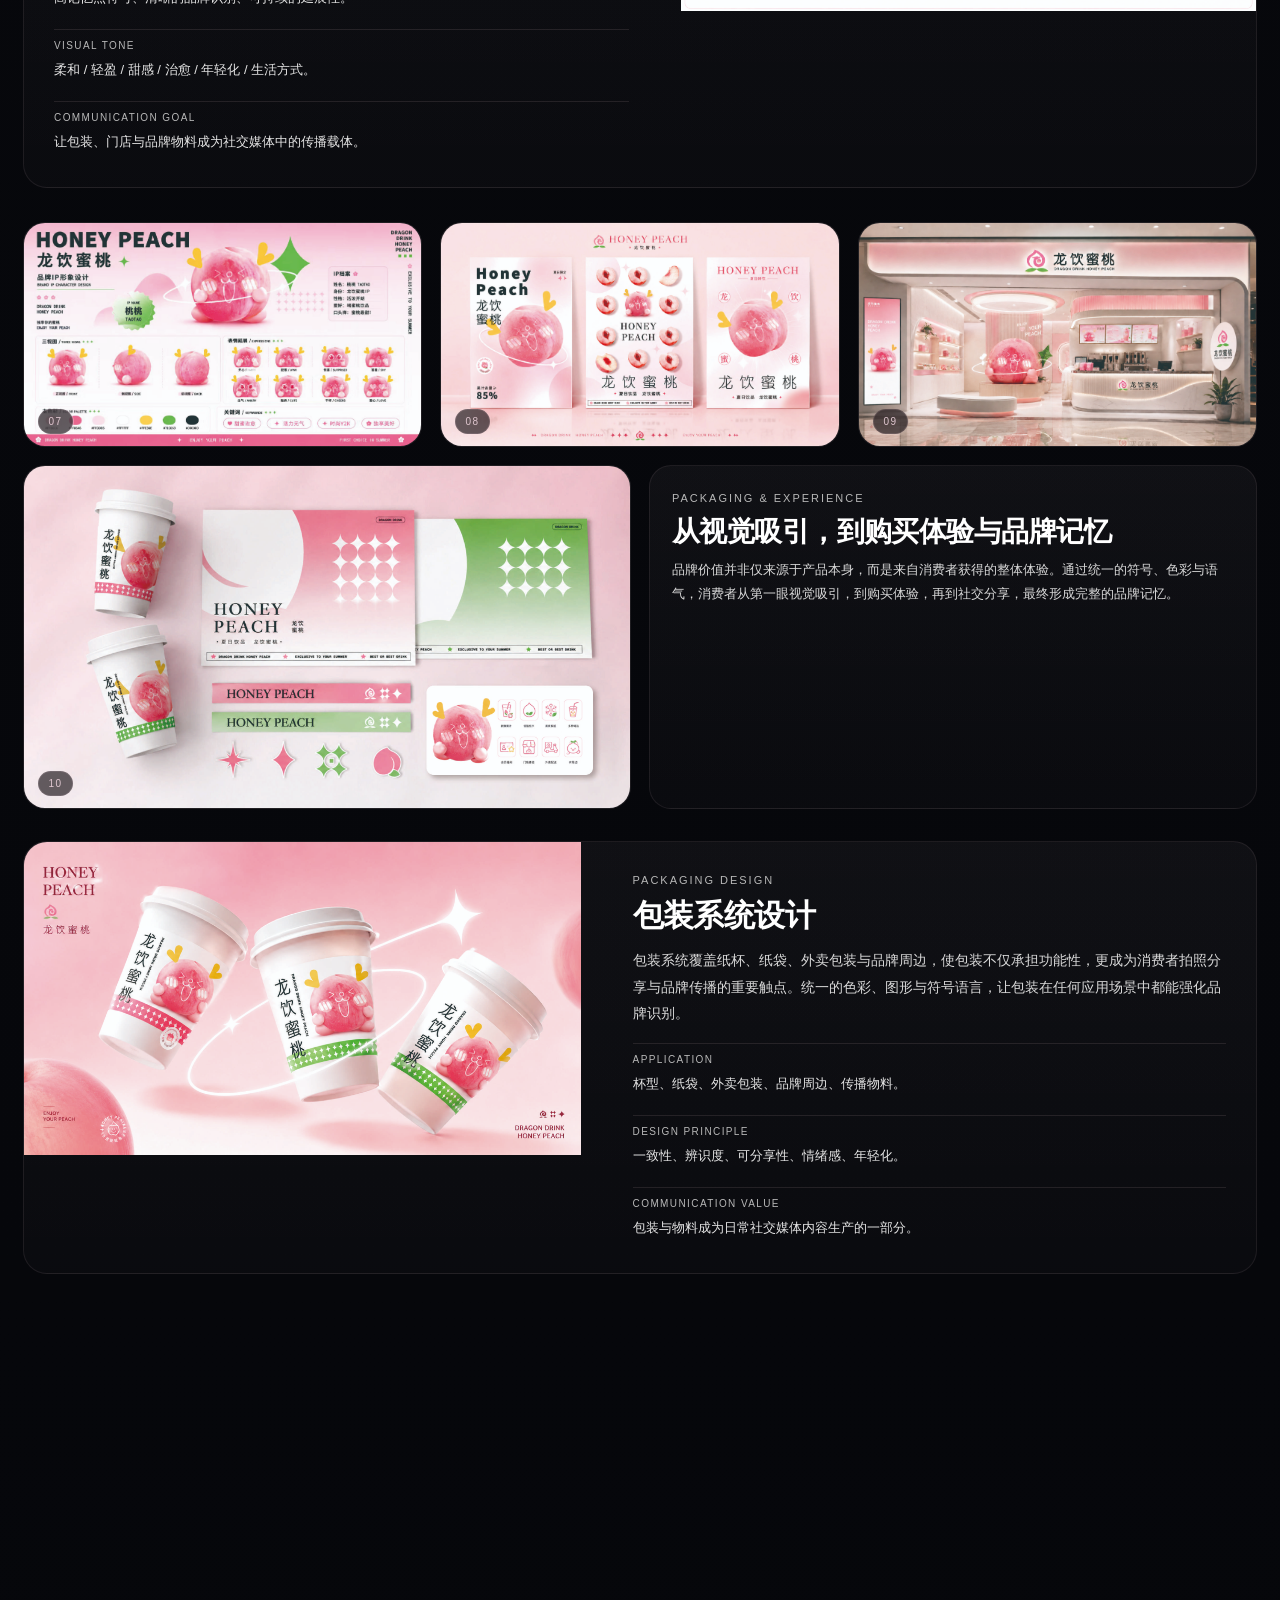
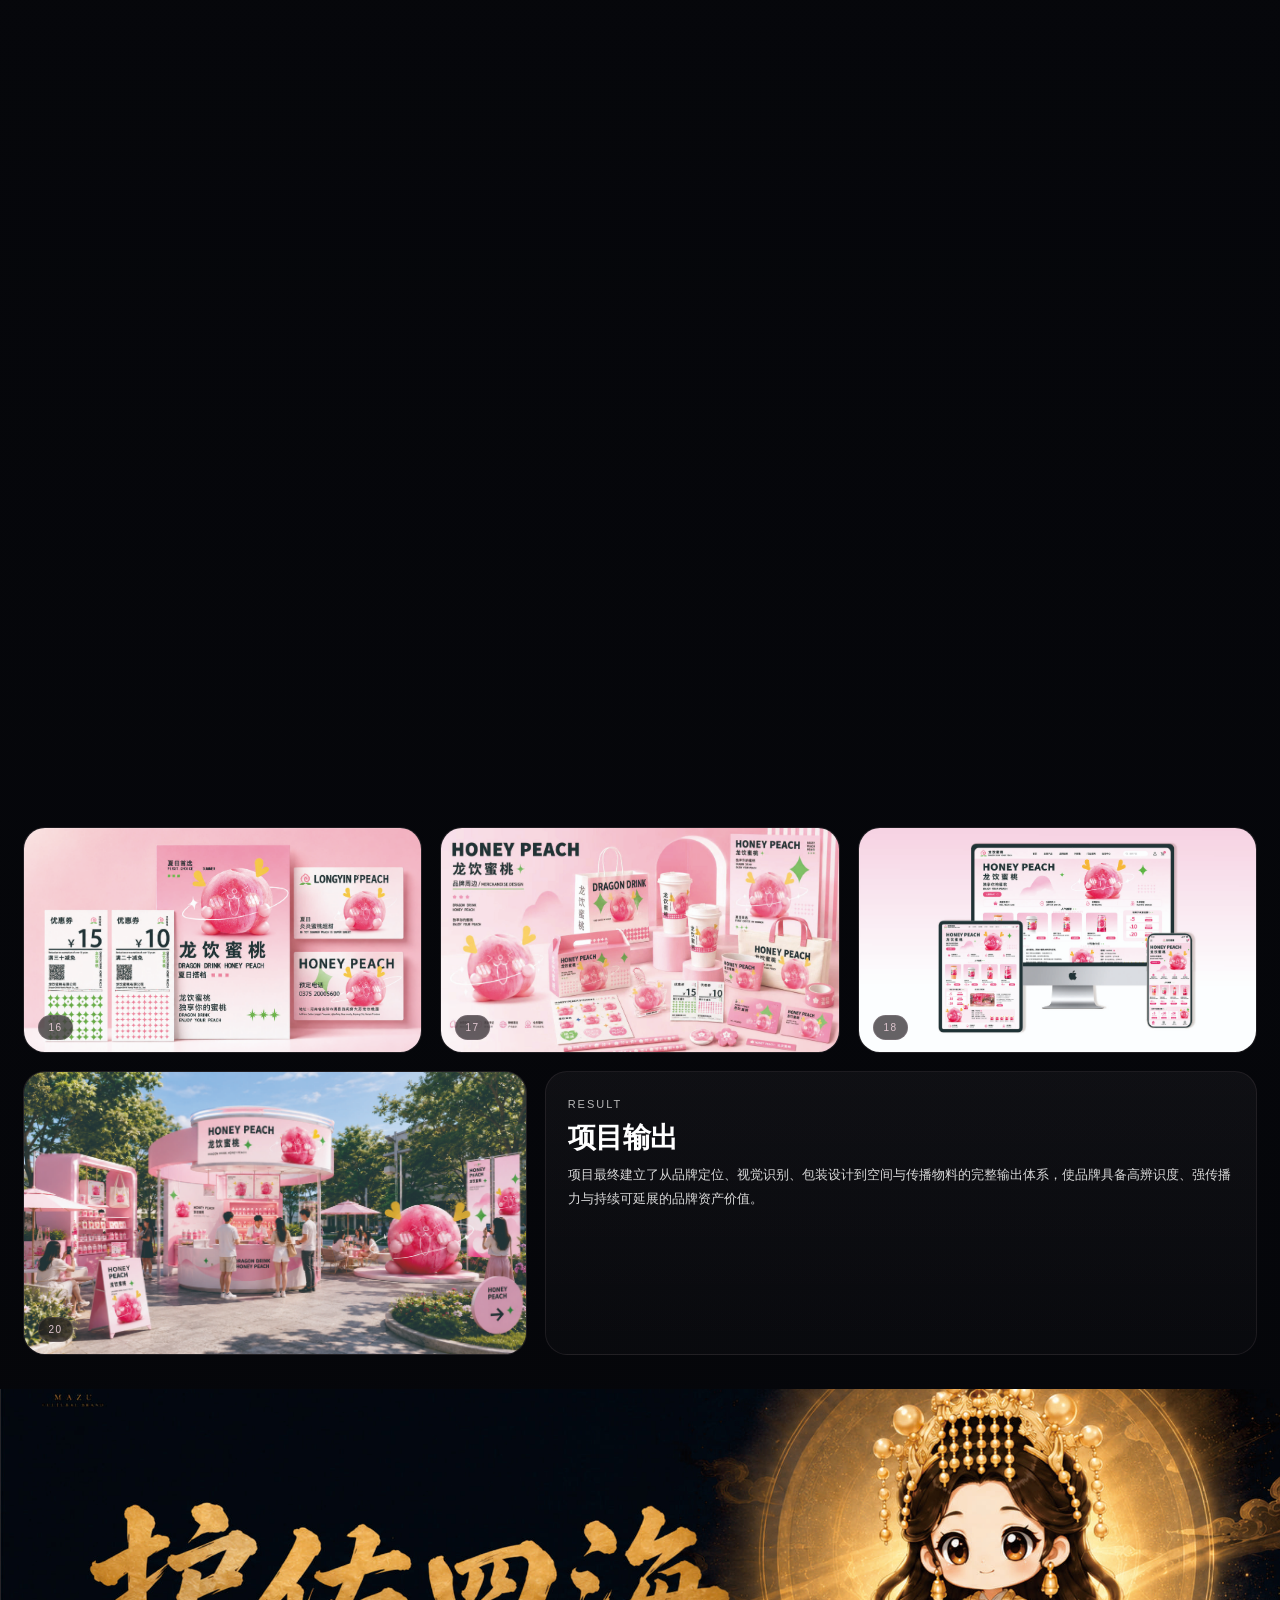
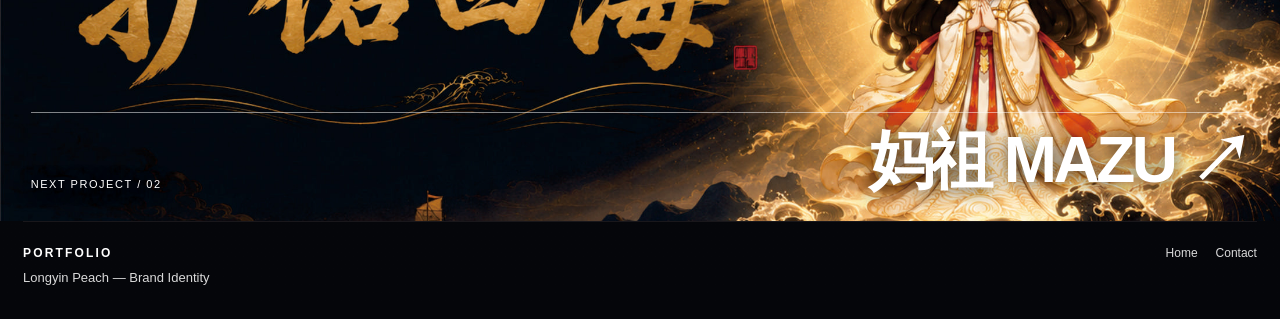
<file: longyin-peach.html>
<!doctype html>
<html lang="zh-CN">
<head>
  <meta charset="utf-8">
  <meta http-equiv="Cache-Control" content="no-cache, no-store, must-revalidate">
  <meta http-equiv="Pragma" content="no-cache">
  <meta http-equiv="Expires" content="0">
  <meta name="viewport" content="width=device-width,initial-scale=1">
  <meta name="description" content="龙饮蜜桃品牌视觉识别设计">
  <title>龙饮蜜桃 — Portfolio</title>
  <link rel="stylesheet" href="styles.css?v=57">
</head>
<body class="project-page longyin-project">
  <div class="scroll-progress"></div>
  <header class="site-header glass-header on-image">
    <a class="brand-mark" href="index.html"><span class="brand-dot"></span><span>PORTFOLIO</span></a>
    <button class="menu-toggle" aria-label="切换菜单" aria-expanded="false"><span></span><span></span></button>
    <nav class="site-nav">
      <a href="index.html#featured">作品</a>
      <a href="index.html#brand">品牌</a>
      <a href="about.html">关于</a>
      <a href="contact.html">联系</a>
    </nav>
  </header>

  <section class="project-hero">
    <img src="assets/peach/9.jpg" alt="龙饮蜜桃品牌设计主视觉">
    <div class="project-overlay">
      <span class="project-label">Brand Identity Design / Beverage / 2026</span>
      <h1>龙饮蜜桃<br>LONGYIN PEACH</h1>
      <div class="hero-meta"><span>新式情绪果饮品牌视觉识别设计</span><span>Brand Strategy · Identity · Packaging · Space</span></div>
    </div>
  </section>

  <section class="project-intro">
    <h2 class="reveal">以“蜜桃”为唯一超级符号，<br>构建完整的情绪型品牌体验。</h2>
    <div class="project-copy reveal">
      <p>龙饮蜜桃是一家以“蜜桃”为核心品牌符号的新式果饮品牌，致力于为年轻消费群体打造兼具视觉吸引力与情绪价值的消费体验。本项目以品牌战略为基础，围绕“视觉驱动情绪消费”的核心理念，构建完整的品牌识别系统。</p>
      <div class="facts">
        <div><span>Project Category</span><strong>品牌策略 / 品牌视觉设计 / VI 系统设计 / 包装设计 / 空间设计 / 品牌体验设计</strong></div>
        <div><span>Brand Positioning</span><strong>视觉驱动的情绪型果饮品牌</strong></div>
        <div><span>Keywords</span><strong>Emotion / Fresh / Sweet / Young / Share</strong></div>
      </div>
    </div>
  </section>

  <section class="project-sections">
    <article class="info-section reveal">
      <div class="info-image"><img src="assets/peach/1.jpg" alt="龙饮蜜桃项目封面图"></div>
      <div class="info-text">
        <span class="eyebrow">Project Overview</span>
        <h3>项目概览与背景</h3>
        <p>随着新式茶饮行业快速发展，品牌竞争逐渐从产品竞争转向品牌竞争。年轻消费群体更关注品牌调性、空间体验、社交传播与情绪价值，因此一杯饮品不仅满足日常消费需求，也承担着表达生活方式与分享内容的角色。</p>
        <p>本项目希望打造一个具有鲜明品牌个性的新式果饮品牌，通过建立统一且具有记忆点的品牌视觉系统，使品牌在竞争激烈的市场环境中形成差异化优势，并持续积累品牌资产。</p>
        <div class="bullet-list">
          <div><span>Project Objective</span><strong>建立具有长期识别价值的品牌视觉系统，并打造具有高度记忆点的品牌超级符号。</strong></div>
          <div><span>User Value</span><strong>通过视觉设计创造轻松、愉悦、治愈的消费体验，并激发消费者在社交平台的分享欲。</strong></div>
          <div><span>Target Audience</span><strong>18—30 岁，城市白领、大学生、年轻女性、新消费人群。</strong></div>
        </div>
      </div>
    </article>
  </section>

  <section class="image-cluster">
    <article class="cluster-card span-5 with-note reveal"><img src="assets/peach/2.jpg" alt="品牌展示图 2"><span class="image-note">02</span></article>
    <article class="cluster-card span-7 with-note reveal"><img src="assets/peach/3.jpg" alt="品牌展示图 3"><span class="image-note">03</span></article>
    <article class="cluster-card span-8 reveal cluster-copy">
      <span class="eyebrow">Brand Positioning</span>
      <h4>让每一杯果饮，都成为一次愉悦的情绪表达</h4>
      <p>龙饮蜜桃不仅销售果饮，更希望通过品牌视觉建立消费者与品牌之间的情感连接。品牌将“蜜桃”作为唯一核心视觉资产，以柔和、轻盈、治愈的设计语言贯穿品牌体验。</p>
      <p>设计目标不仅是形成好看的视觉，更是建立可长期延展的品牌系统，提升品牌在年轻消费群体中的视觉辨识度、传播力与分享价值。</p>
    </article>
    <article class="cluster-card span-4 with-note reveal"><img src="assets/peach/4.jpg" alt="品牌展示图 4"><span class="image-note">04</span></article>
    <article class="cluster-card span-6 with-note reveal"><img src="assets/peach/5.jpg" alt="品牌展示图 5"><span class="image-note">05</span></article>
    <article class="cluster-card span-6 reveal cluster-copy">
      <span class="eyebrow">Core Value</span>
      <div class="text-grid">
        <div class="text-card"><h4>情绪价值</h4><p>通过柔和、甜感、轻盈的视觉语言创造轻松愉悦的消费体验。</p></div>
        <div class="text-card"><h4>视觉价值</h4><p>建立具有高度识别性的品牌形象，提高品牌记忆度与视觉区隔。</p></div>
      </div>
    </article>
  </section>

  <section class="project-sections">
    <article class="info-section reverse reveal">
      <div class="info-image"><img src="assets/peach/6.jpg" alt="龙饮蜜桃视觉系统图"></div>
      <div class="info-text">
        <span class="eyebrow">Visual Strategy</span>
        <h3>视觉系统与超级符号</h3>
        <p>品牌以“蜜桃”作为唯一核心品牌符号，融合柔和色彩、果冻质感及轻盈视觉语言，打造具有年轻化、治愈感与社交传播属性的新式果饮品牌。品牌关键词包括 Fresh、Sweet、Soft、Healing、Young、Share、Lifestyle。</p>
        <p>整体系统围绕统一 Logo、标准字、色彩规范、辅助图形与品牌图像语言展开，使品牌在门店、包装与传播画面中始终保持一致的识别逻辑。</p>
        <div class="bullet-list">
          <div><span>Design Focus</span><strong>高记忆点符号、清晰的品牌识别、可持续的延展性。</strong></div>
          <div><span>Visual Tone</span><strong>柔和 / 轻盈 / 甜感 / 治愈 / 年轻化 / 生活方式。</strong></div>
          <div><span>Communication Goal</span><strong>让包装、门店与品牌物料成为社交媒体中的传播载体。</strong></div>
        </div>
      </div>
    </article>
  </section>

  <section class="image-cluster">
    <article class="cluster-card span-4 with-note reveal"><img src="assets/peach/7.jpg" alt="品牌展示图 7"><span class="image-note">07</span></article>
    <article class="cluster-card span-4 with-note reveal"><img src="assets/peach/8.jpg" alt="品牌展示图 8"><span class="image-note">08</span></article>
    <article class="cluster-card span-4 with-note reveal"><img src="assets/peach/9.jpg" alt="品牌展示图 9"><span class="image-note">09</span></article>
    <article class="cluster-card span-6 with-note reveal"><img src="assets/peach/10.jpg" alt="品牌展示图 10"><span class="image-note">10</span></article>
    <article class="cluster-card span-6 reveal cluster-copy">
      <span class="eyebrow">Packaging & Experience</span>
      <h4>从视觉吸引，到购买体验与品牌记忆</h4>
      <p>品牌价值并非仅来源于产品本身，而是来自消费者获得的整体体验。通过统一的符号、色彩与语气，消费者从第一眼视觉吸引，到购买体验，再到社交分享，最终形成完整的品牌记忆。</p>
    </article>
  </section>

  <section class="project-sections">
    <article class="info-section reveal">
      <div class="info-image"><img src="assets/peach/11.jpg" alt="龙饮蜜桃包装系统图"></div>
      <div class="info-text">
        <span class="eyebrow">Packaging Design</span>
        <h3>包装系统设计</h3>
        <p>包装系统覆盖纸杯、纸袋、外卖包装与品牌周边，使包装不仅承担功能性，更成为消费者拍照分享与品牌传播的重要触点。统一的色彩、图形与符号语言，让包装在任何应用场景中都能强化品牌识别。</p>
        <div class="bullet-list">
          <div><span>Application</span><strong>杯型、纸袋、外卖包装、品牌周边、传播物料。</strong></div>
          <div><span>Design Principle</span><strong>一致性、辨识度、可分享性、情绪感、年轻化。</strong></div>
          <div><span>Communication Value</span><strong>包装与物料成为日常社交媒体内容生产的一部分。</strong></div>
        </div>
      </div>
    </article>
  </section>

  <section class="image-cluster">
    <article class="cluster-card span-6 with-note reveal"><img src="assets/peach/12.jpg" alt="品牌展示图 12"><span class="image-note">12</span></article>
    <article class="cluster-card span-6 with-note reveal"><img src="assets/peach/13.jpg" alt="品牌展示图 13"><span class="image-note">13</span></article>
    <article class="cluster-card span-5 with-note reveal"><img src="assets/peach/14.jpg" alt="品牌展示图 14"><span class="image-note">14</span></article>
    <article class="cluster-card span-7 reveal cluster-copy">
      <span class="eyebrow">Brand Experience</span>
      <div class="text-grid">
        <div class="text-card"><h4>空间体验</h4><p>品牌竞争已从产品差异转向整体体验差异，门店空间与视觉环境成为影响购买决策的重要因素。</p></div>
        <div class="text-card"><h4>品牌调性</h4><p>通过高度统一的视觉系统，让门店空间与品牌包装形成清晰一致的品牌气质。</p></div>
      </div>
    </article>
  </section>

  <section class="project-sections">
    <article class="info-section reverse reveal">
      <div class="info-image"><img src="assets/peach/15.jpg" alt="龙饮蜜桃空间与传播图"></div>
      <div class="info-text">
        <span class="eyebrow">Space & Communication</span>
        <h3>空间与传播系统</h3>
        <p>从品牌空间到传播海报，项目通过统一品牌资产提升整体一致性，使品牌在消费者面前形成更鲜明的记忆点。视觉识别系统帮助品牌在门店、物料与社交媒体中持续积累品牌资产。</p>
        <div class="bullet-list">
          <div><span>Space Design</span><strong>围绕蜜桃符号与情绪型色彩建立完整门店体验。</strong></div>
          <div><span>Poster & Media</span><strong>将品牌情绪感转化为传播主视觉与社交内容。</strong></div>
          <div><span>Brand Asset</span><strong>统一且可持续延展的品牌系统，强化市场差异化优势。</strong></div>
        </div>
      </div>
    </article>
  </section>

  <section class="image-cluster">
    <article class="cluster-card span-4 with-note reveal"><img src="assets/peach/16.jpg" alt="品牌展示图 16"><span class="image-note">16</span></article>
    <article class="cluster-card span-4 with-note reveal"><img src="assets/peach/17.jpg" alt="品牌展示图 17"><span class="image-note">17</span></article>
    <article class="cluster-card span-4 with-note reveal"><img src="assets/peach/18.jpg" alt="品牌展示图 18"><span class="image-note">18</span></article>
    <article class="cluster-card span-5 with-note reveal peach-end-vertical"><img src="assets/peach/20.jpg" alt="品牌展示图 20"><span class="image-note">20</span></article>
    <article class="cluster-card span-7 reveal cluster-copy">
      <span class="eyebrow">Result</span>
      <h4>项目输出</h4>
      <p>项目最终建立了从品牌定位、视觉识别、包装设计到空间与传播物料的完整输出体系，使品牌具备高辨识度、强传播力与持续可延展的品牌资产价值。</p>
    </article>
  </section>

  <a class="next-project" href="mazu.html">
    <img src="assets/maizu/mazu-9-flat-v26.png" alt="下一个项目：妈祖品牌设计">
    <div class="next-inner"><span>Next Project / 02</span><strong>妈祖 MAZU ↗</strong></div>
  </a>

  <footer class="site-footer">
    <div><strong>PORTFOLIO</strong><p>Longyin Peach — Brand Identity</p></div>
    <div class="footer-nav"><a href="index.html">Home</a><a href="contact.html">Contact</a></div>
  </footer>
  <script src="script.js?v=57"></script>
</body>
</html>
</file>
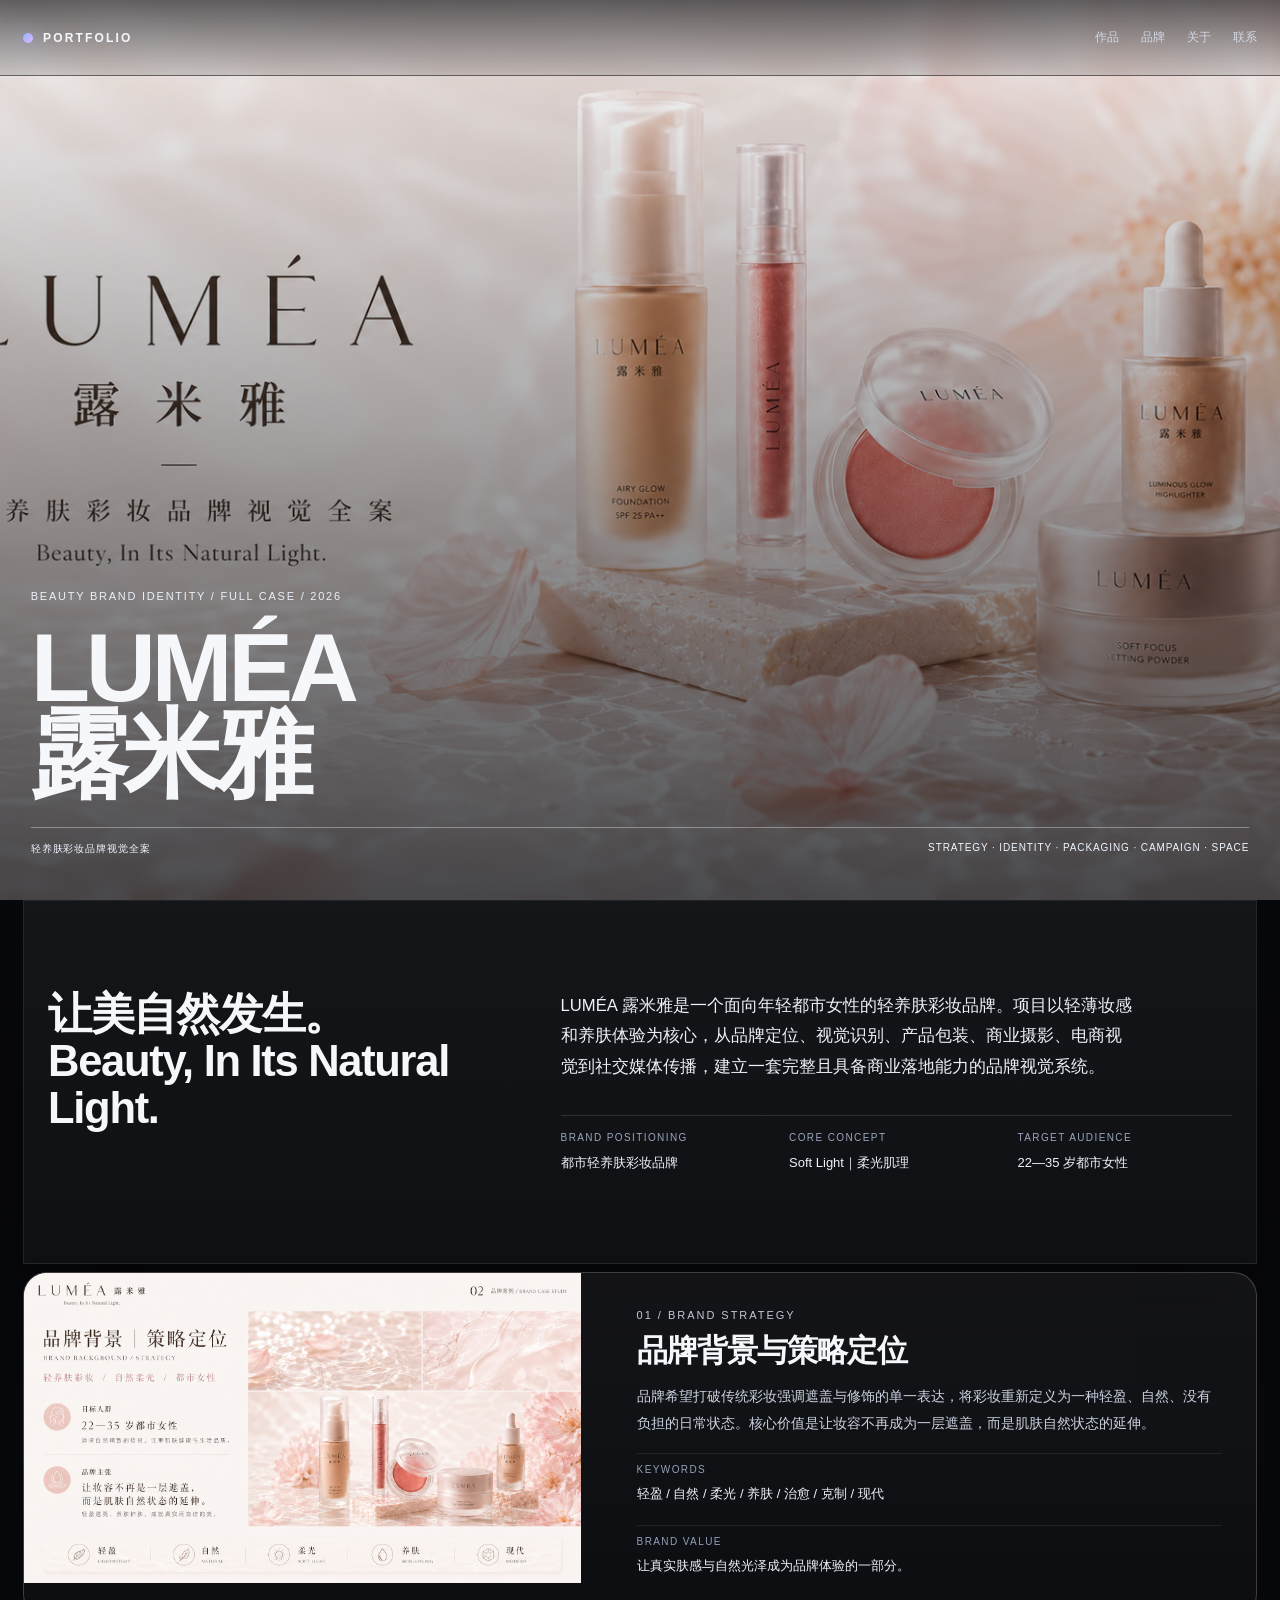
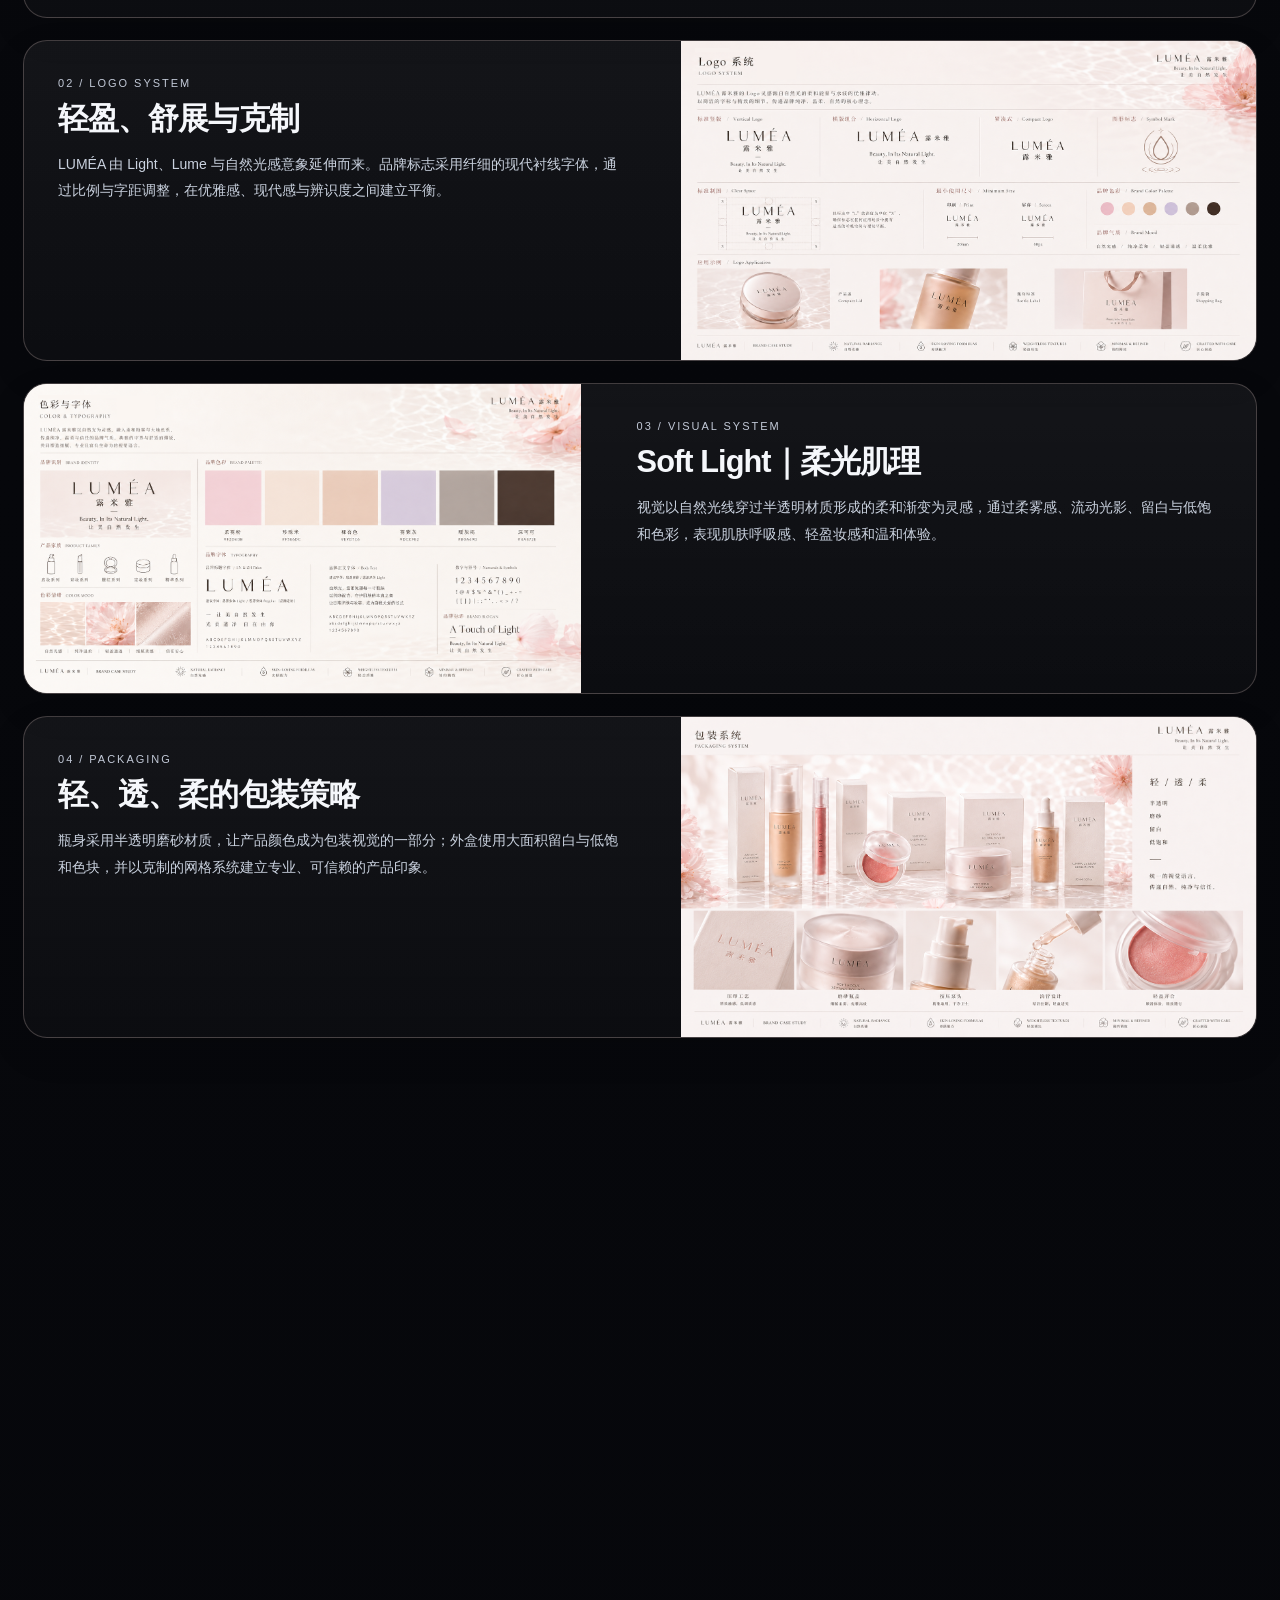
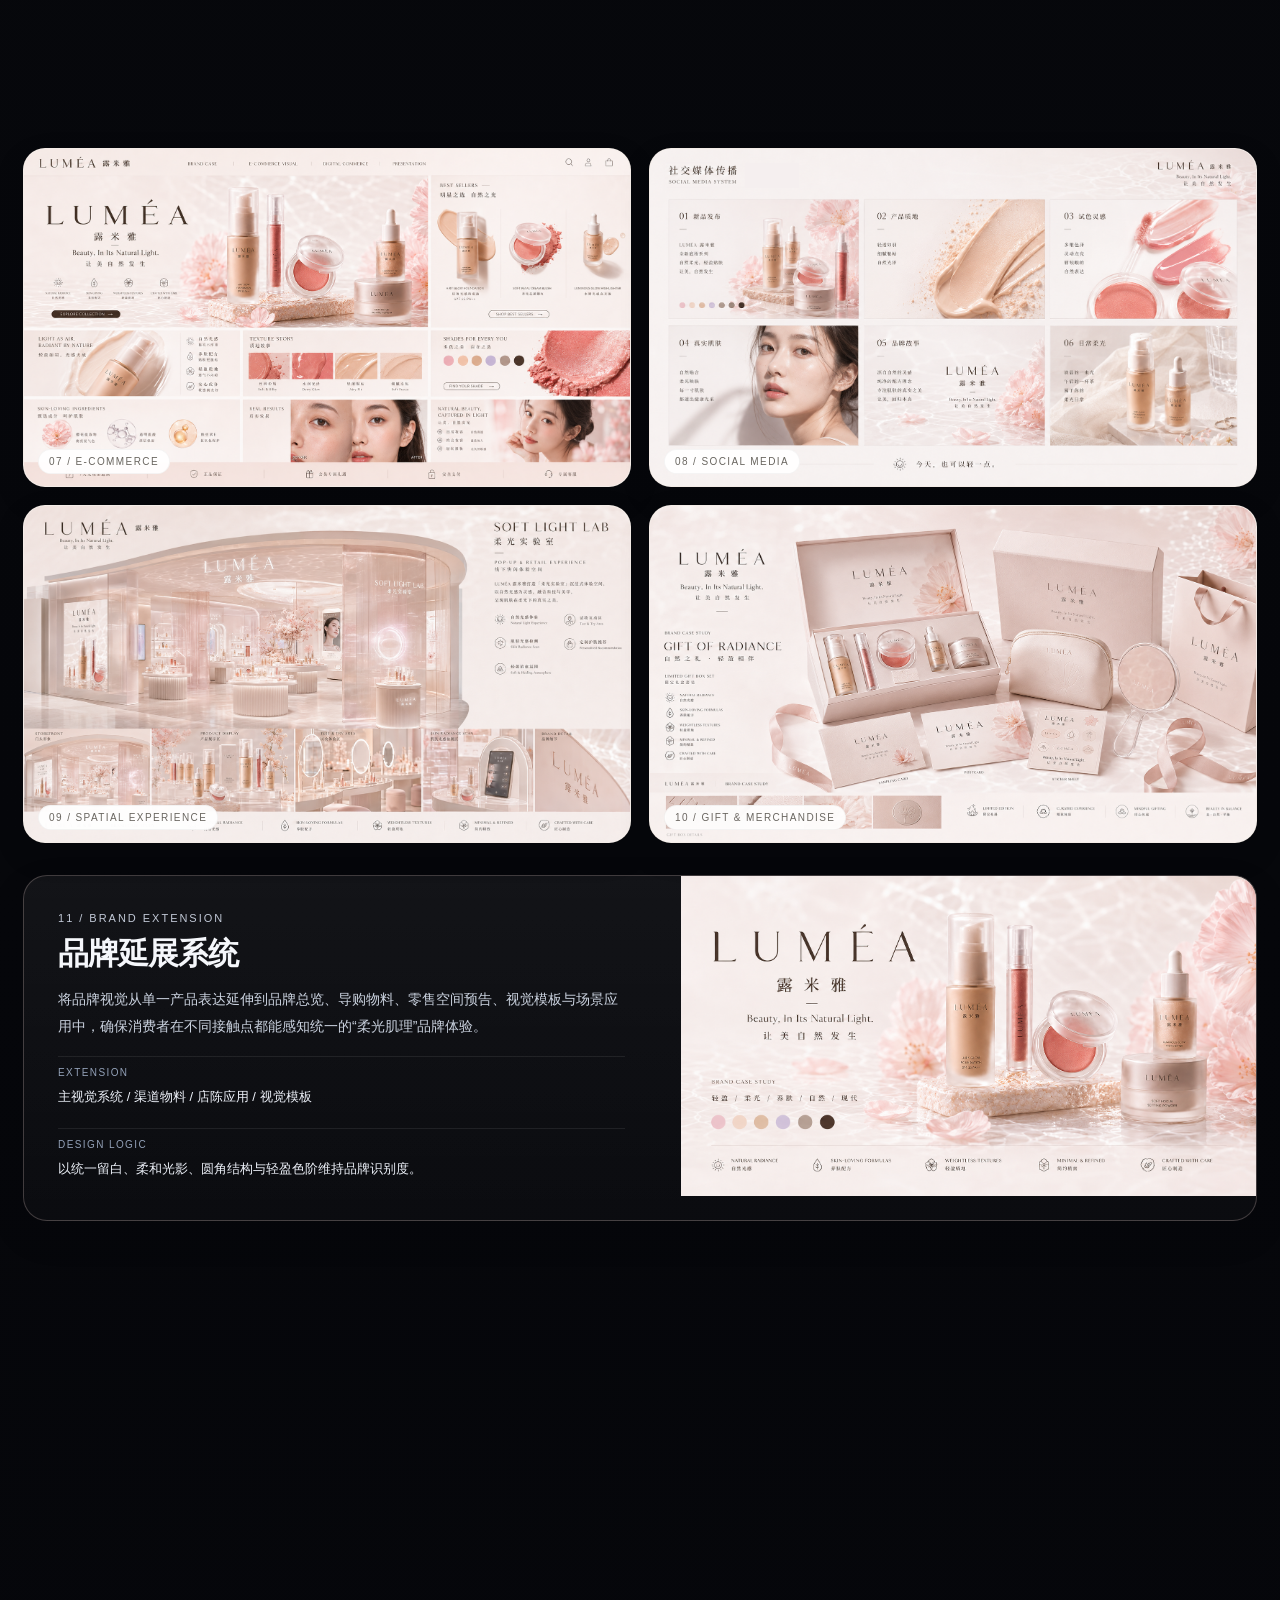
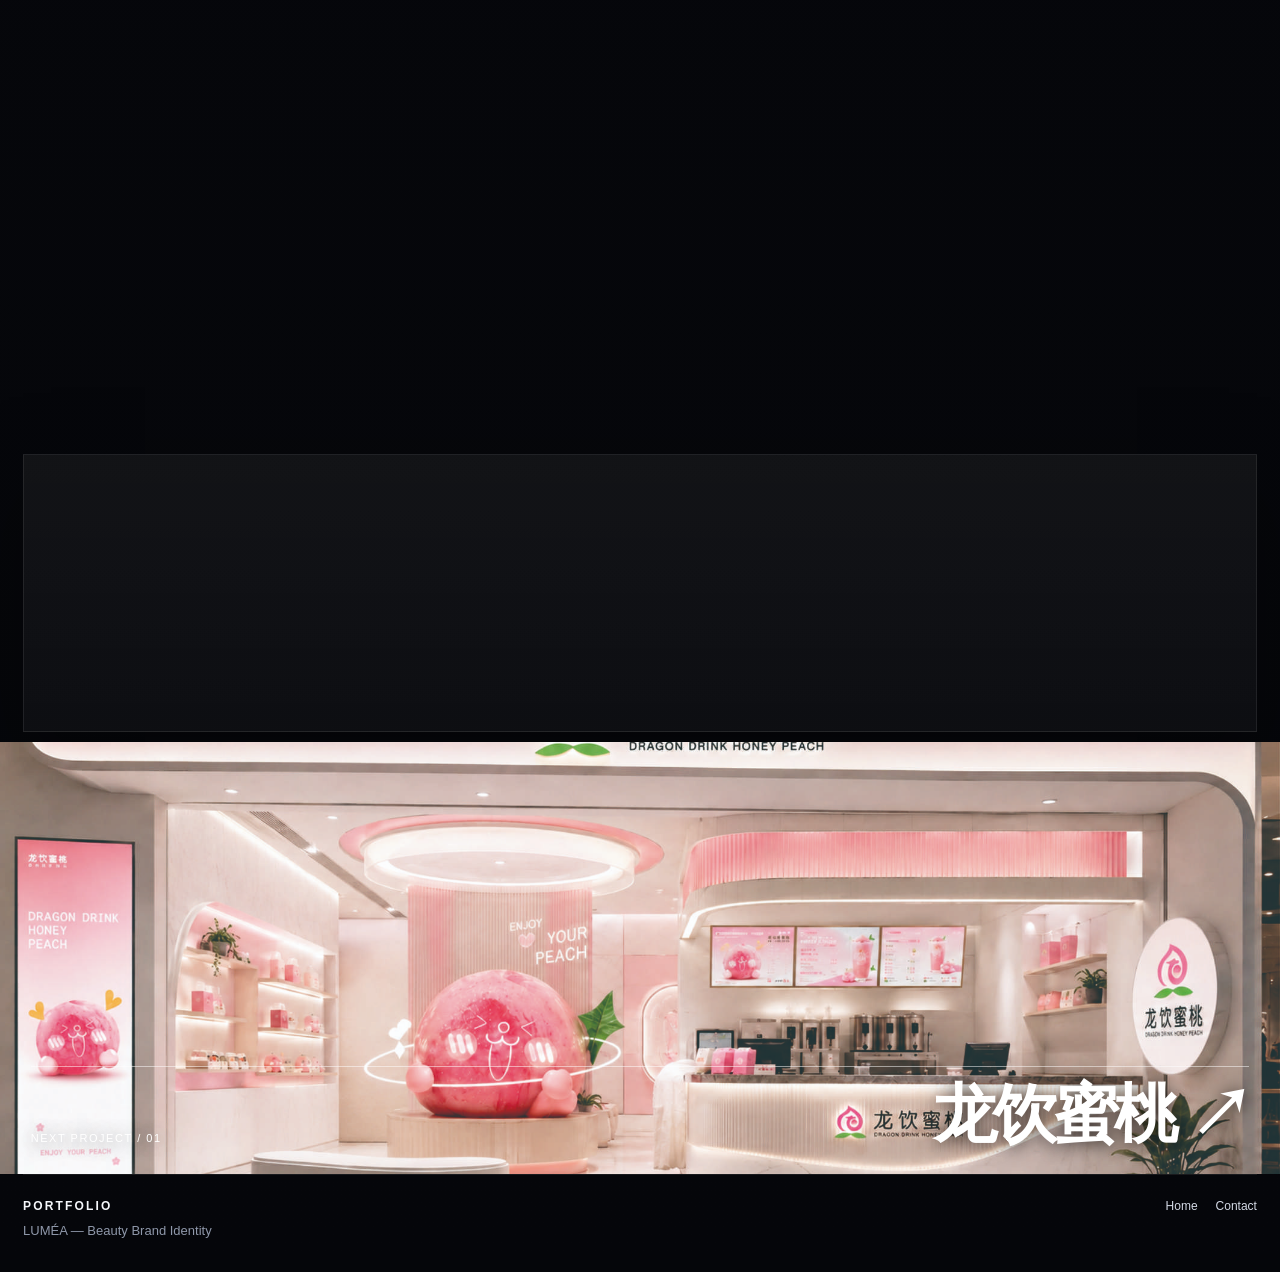
<file: lumea.html>
<!doctype html>
<html lang="zh-CN">
<head>
  <meta charset="utf-8">
  <meta http-equiv="Cache-Control" content="no-cache, no-store, must-revalidate">
  <meta name="viewport" content="width=device-width,initial-scale=1">
  <meta name="description" content="LUMÉA 露米雅轻养肤彩妆品牌视觉全案">
  <title>LUMÉA 露米雅 — Portfolio</title>
  <link rel="stylesheet" href="styles.css?v=57">
</head>
<body class="project-page lumea-project">
  <div class="scroll-progress"></div>
  <header class="site-header glass-header on-image">
    <a class="brand-mark" href="index.html"><span class="brand-dot"></span><span>PORTFOLIO</span></a>
    <button class="menu-toggle" aria-label="切换菜单" aria-expanded="false"><span></span><span></span></button>
    <nav class="site-nav"><a href="index.html#work">作品</a><a href="index.html#brand">品牌</a><a href="about.html">关于</a><a href="contact.html">联系</a></nav>
  </header>

  <section class="project-hero lumea-hero">
    <img src="assets/lumea/主视觉.png" alt="LUMÉA 露米雅品牌主视觉">
    <div class="project-overlay">
      <span class="project-label">Beauty Brand Identity / Full Case / 2026</span>
      <h1>LUMÉA<br>露米雅</h1>
      <div class="hero-meta"><span>轻养肤彩妆品牌视觉全案</span><span>Strategy · Identity · Packaging · Campaign · Space</span></div>
    </div>
  </section>

  <section class="project-intro">
    <h2 class="reveal">让美自然发生。<br>Beauty, In Its Natural Light.</h2>
    <div class="project-copy reveal">
      <p>LUMÉA 露米雅是一个面向年轻都市女性的轻养肤彩妆品牌。项目以轻薄妆感和养肤体验为核心，从品牌定位、视觉识别、产品包装、商业摄影、电商视觉到社交媒体传播，建立一套完整且具备商业落地能力的品牌视觉系统。</p>
      <div class="facts">
        <div><span>Brand Positioning</span><strong>都市轻养肤彩妆品牌</strong></div>
        <div><span>Core Concept</span><strong>Soft Light｜柔光肌理</strong></div>
        <div><span>Target Audience</span><strong>22—35 岁都市女性</strong></div>
      </div>
    </div>
  </section>

  <section class="project-sections">
    <article class="info-section reveal"><div class="info-image"><img src="assets/lumea/01_品牌背景与策略定位_9比5.png" alt="品牌背景与策略定位"></div><div class="info-text"><span class="eyebrow">01 / Brand Strategy</span><h3>品牌背景与策略定位</h3><p>品牌希望打破传统彩妆强调遮盖与修饰的单一表达，将彩妆重新定义为一种轻盈、自然、没有负担的日常状态。核心价值是让妆容不再成为一层遮盖，而是肌肤自然状态的延伸。</p><div class="bullet-list"><div><span>Keywords</span><strong>轻盈 / 自然 / 柔光 / 养肤 / 治愈 / 克制 / 现代</strong></div><div><span>Brand Value</span><strong>让真实肤感与自然光泽成为品牌体验的一部分。</strong></div></div></div></article>
    <article class="info-section reverse reveal"><div class="info-image"><img src="assets/lumea/02_Logo系统展示_9比5.png" alt="Logo系统展示"></div><div class="info-text"><span class="eyebrow">02 / Logo System</span><h3>轻盈、舒展与克制</h3><p>LUMÉA 由 Light、Lume 与自然光感意象延伸而来。品牌标志采用纤细的现代衬线字体，通过比例与字距调整，在优雅感、现代感与辨识度之间建立平衡。</p></div></article>
    <article class="info-section reveal"><div class="info-image"><img src="assets/lumea/03_色彩与字体系统_9比5.png" alt="色彩与字体系统"></div><div class="info-text"><span class="eyebrow">03 / Visual System</span><h3>Soft Light｜柔光肌理</h3><p>视觉以自然光线穿过半透明材质形成的柔和渐变为灵感，通过柔雾感、流动光影、留白与低饱和色彩，表现肌肤呼吸感、轻盈妆感和温和体验。</p></div></article>
    <article class="info-section reverse reveal"><div class="info-image"><img src="assets/lumea/04_包装系统展示_9比5.png" alt="包装系统展示"></div><div class="info-text"><span class="eyebrow">04 / Packaging</span><h3>轻、透、柔的包装策略</h3><p>瓶身采用半透明磨砂材质，让产品颜色成为包装视觉的一部分；外盒使用大面积留白与低饱和色块，并以克制的网格系统建立专业、可信赖的产品印象。</p></div></article>
    <article class="info-section reveal"><div class="info-image"><img src="assets/lumea/05_产品摄影展示_9比5.png" alt="产品摄影展示"></div><div class="info-text"><span class="eyebrow">05 / Commercial Visual</span><h3>自然光感商业摄影</h3><p>品牌主视觉以柔和光线、半透明材质、花瓣、水面与肌肤局部为主要元素，通过低饱和色彩与局部高光表现产品轻盈、柔润、通透的质感。</p></div></article>
    <article class="info-section reverse reveal"><div class="info-image"><img src="assets/lumea/06_Campaign主视觉_9比5.png" alt="Campaign主视觉"></div><div class="info-text"><span class="eyebrow">06 / Campaign</span><h3>A Touch of Light｜轻触柔光</h3><p>新品 Campaign 以“光线触碰肌肤”为创意核心，通过柔光、肌肤局部、透明产品材质与流动色彩，呈现产品与肌肤自然融合的过程。</p></div></article>
  </section>

    <section class="image-cluster lumea-gallery">
    <article class="cluster-card span-6 with-note reveal"><img src="assets/lumea/07_电商视觉展示_9比5.png" alt="电商视觉展示"><span class="image-note">07 / E-commerce</span></article>
    <article class="cluster-card span-6 with-note reveal"><img src="assets/lumea/08_社交媒体系统_9比5.png" alt="社交媒体系统"><span class="image-note">08 / Social Media</span></article>
    <article class="cluster-card span-6 with-note reveal"><img src="assets/lumea/09_空间体验展示_9比5.png" alt="空间体验展示"><span class="image-note">09 / Spatial Experience</span></article>
    <article class="cluster-card span-6 with-note reveal"><img src="assets/lumea/10_礼盒与周边展示_9比5.png" alt="礼盒与周边展示"><span class="image-note">10 / Gift & Merchandise</span></article>
  </section>

  <section class="project-sections lumea-editorial-grid">
    <article class="info-section reveal lumea-highlight reverse">
      <div class="info-image"><img src="assets/lumea/11_品牌总览延展_9比5.png" alt="品牌总览延展"></div>
      <div class="info-text">
        <span class="eyebrow">11 / Brand Extension</span>
        <h3>品牌延展系统</h3>
        <p>将品牌视觉从单一产品表达延伸到品牌总览、导购物料、零售空间预告、视觉模板与场景应用中，确保消费者在不同接触点都能感知统一的“柔光肌理”品牌体验。</p>
        <div class="bullet-list">
          <div><span>Extension</span><strong>主视觉系统 / 渠道物料 / 店陈应用 / 视觉模板</strong></div>
          <div><span>Design Logic</span><strong>以统一留白、柔和光影、圆角结构与轻盈色阶维持品牌识别度。</strong></div>
        </div>
      </div>
    </article>
  </section>

  <section class="image-cluster lumea-gallery lumea-gallery-split">
    <article class="cluster-card span-7 with-note reveal lumea-card-large"><img src="assets/lumea/12_零售空间延展_9比5.png" alt="零售空间延展"><span class="image-note">12 / Retail Space</span></article>
    <article class="cluster-card span-5 with-note reveal lumea-card-medium"><img src="assets/lumea/13_AI工作流与项目总结_9比5.png" alt="AI工作流与项目总结"><span class="image-note">13 / AI Workflow</span></article>
  </section>

  <section class="project-sections lumea-editorial-grid">
    <article class="info-section reveal lumea-highlight">
      <div class="info-image"><img src="assets/lumea/14_项目总结展示_9比5.png" alt="项目总结展示"></div>
      <div class="info-text">
        <span class="eyebrow">14 / Project Summary</span>
        <h3>完整商业视觉闭环</h3>
        <p>项目最终完成了从品牌策略、Logo 与视觉系统，到包装、电商、Campaign、社交媒体、零售空间和 AI 工作流的整合展示。整体版式以更干净的图文节奏呈现，让内容重点更清晰，页面也更具高级感与商业呈现力。</p>
        <div class="bullet-list">
          <div><span>Output</span><strong>Strategy / Identity / Packaging / E-commerce / Campaign / Space / AI Workflow</strong></div>
          <div><span>Presentation</span><strong>强调图像主次、留白呼吸与阅读顺序，让项目更像完整的品牌全案展示页面。</strong></div>
        </div>
      </div>
    </article>
  </section>

  <section class="project-intro lumea-summary"><h2 class="reveal">AI 参与概念探索，<br>人工完成商业落地。</h2><div class="project-copy reveal"><p>AI 主要用于品牌前期概念探索、风格测试、产品材质与场景生成。最终画面仍通过人工完成构图筛选、产品合成、材质修复、光影统一、文字排版与商业细节优化，确保项目具备完整性与落地能力。</p></div></section>

  <a class="next-project" href="longyin-peach.html"><img src="assets/peach/9.jpg" alt="下一个项目龙饮蜜桃"><div class="next-inner"><span>Next Project / 01</span><strong>龙饮蜜桃 ↗</strong></div></a>
  <footer class="site-footer"><div><strong>PORTFOLIO</strong><p>LUMÉA — Beauty Brand Identity</p></div><div class="footer-nav"><a href="index.html">Home</a><a href="contact.html">Contact</a></div></footer>
  <script src="script.js?v=57"></script>
</body></html>
</file>
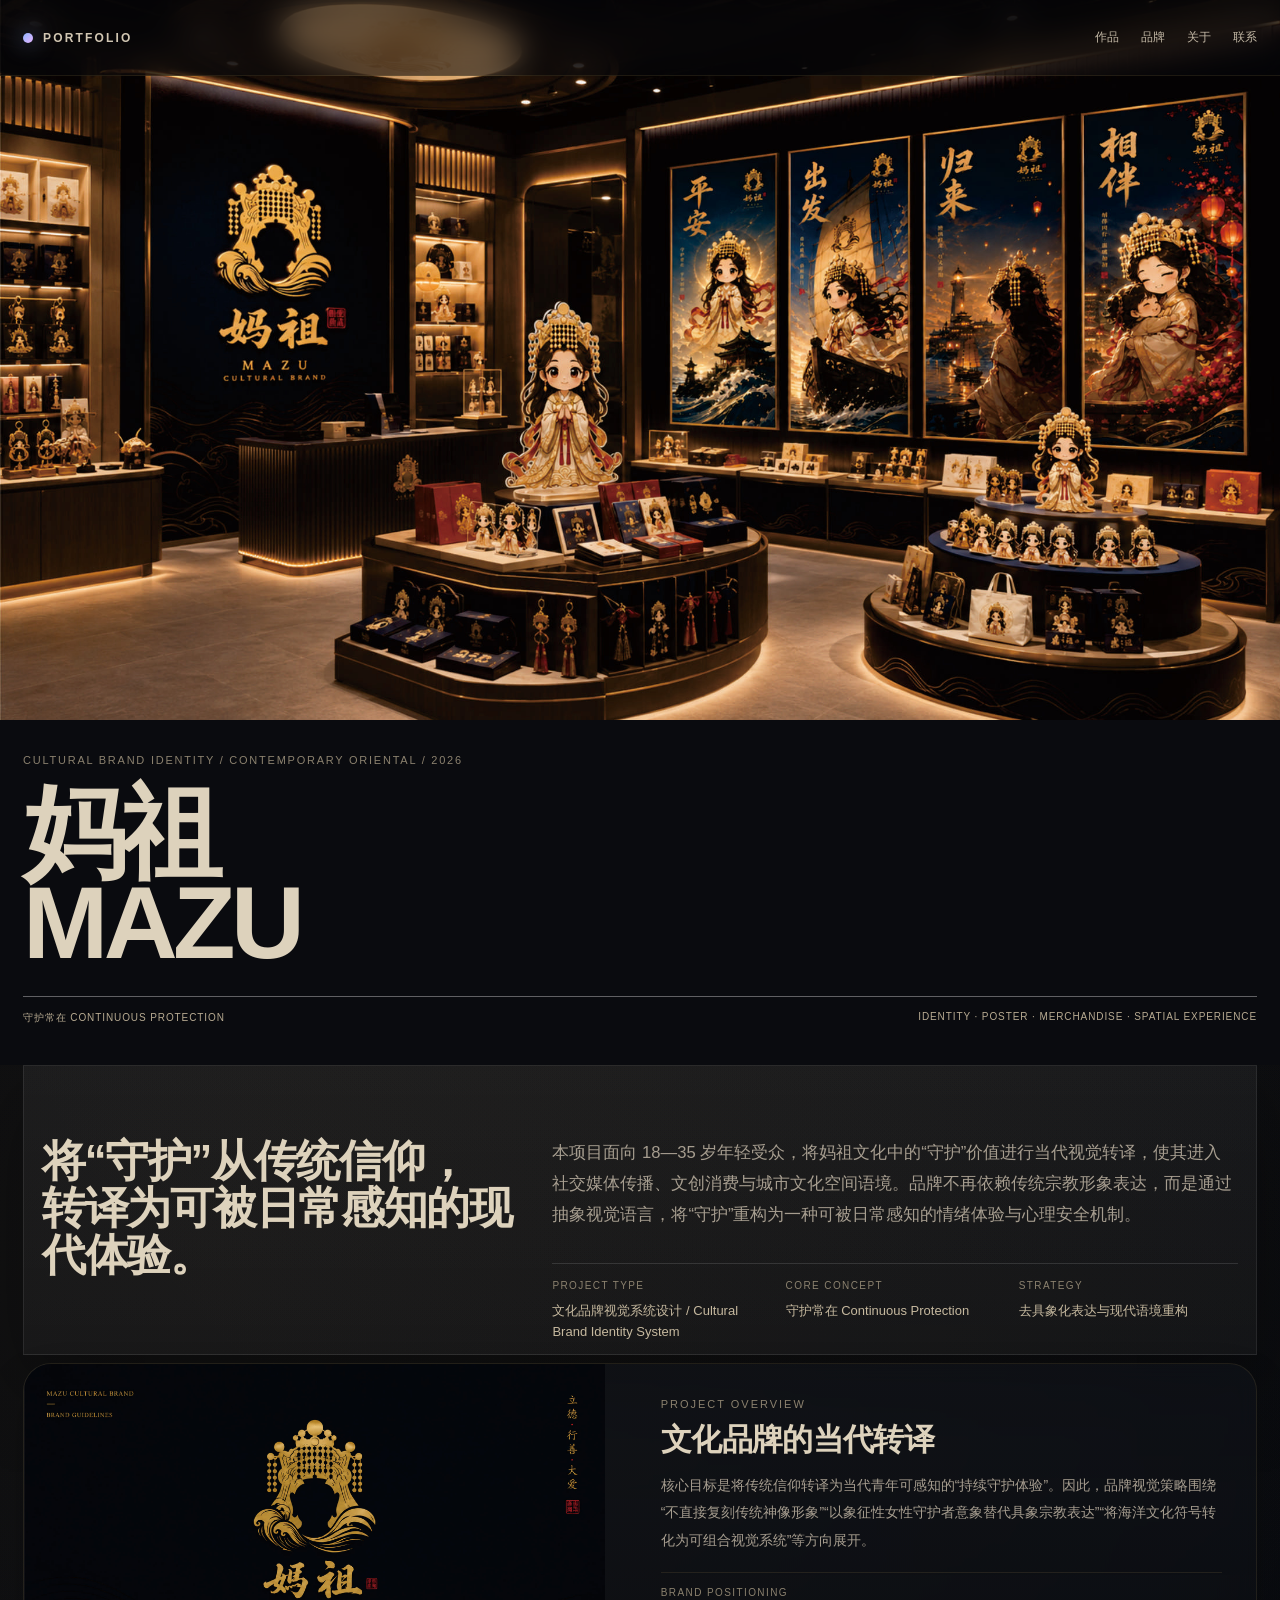
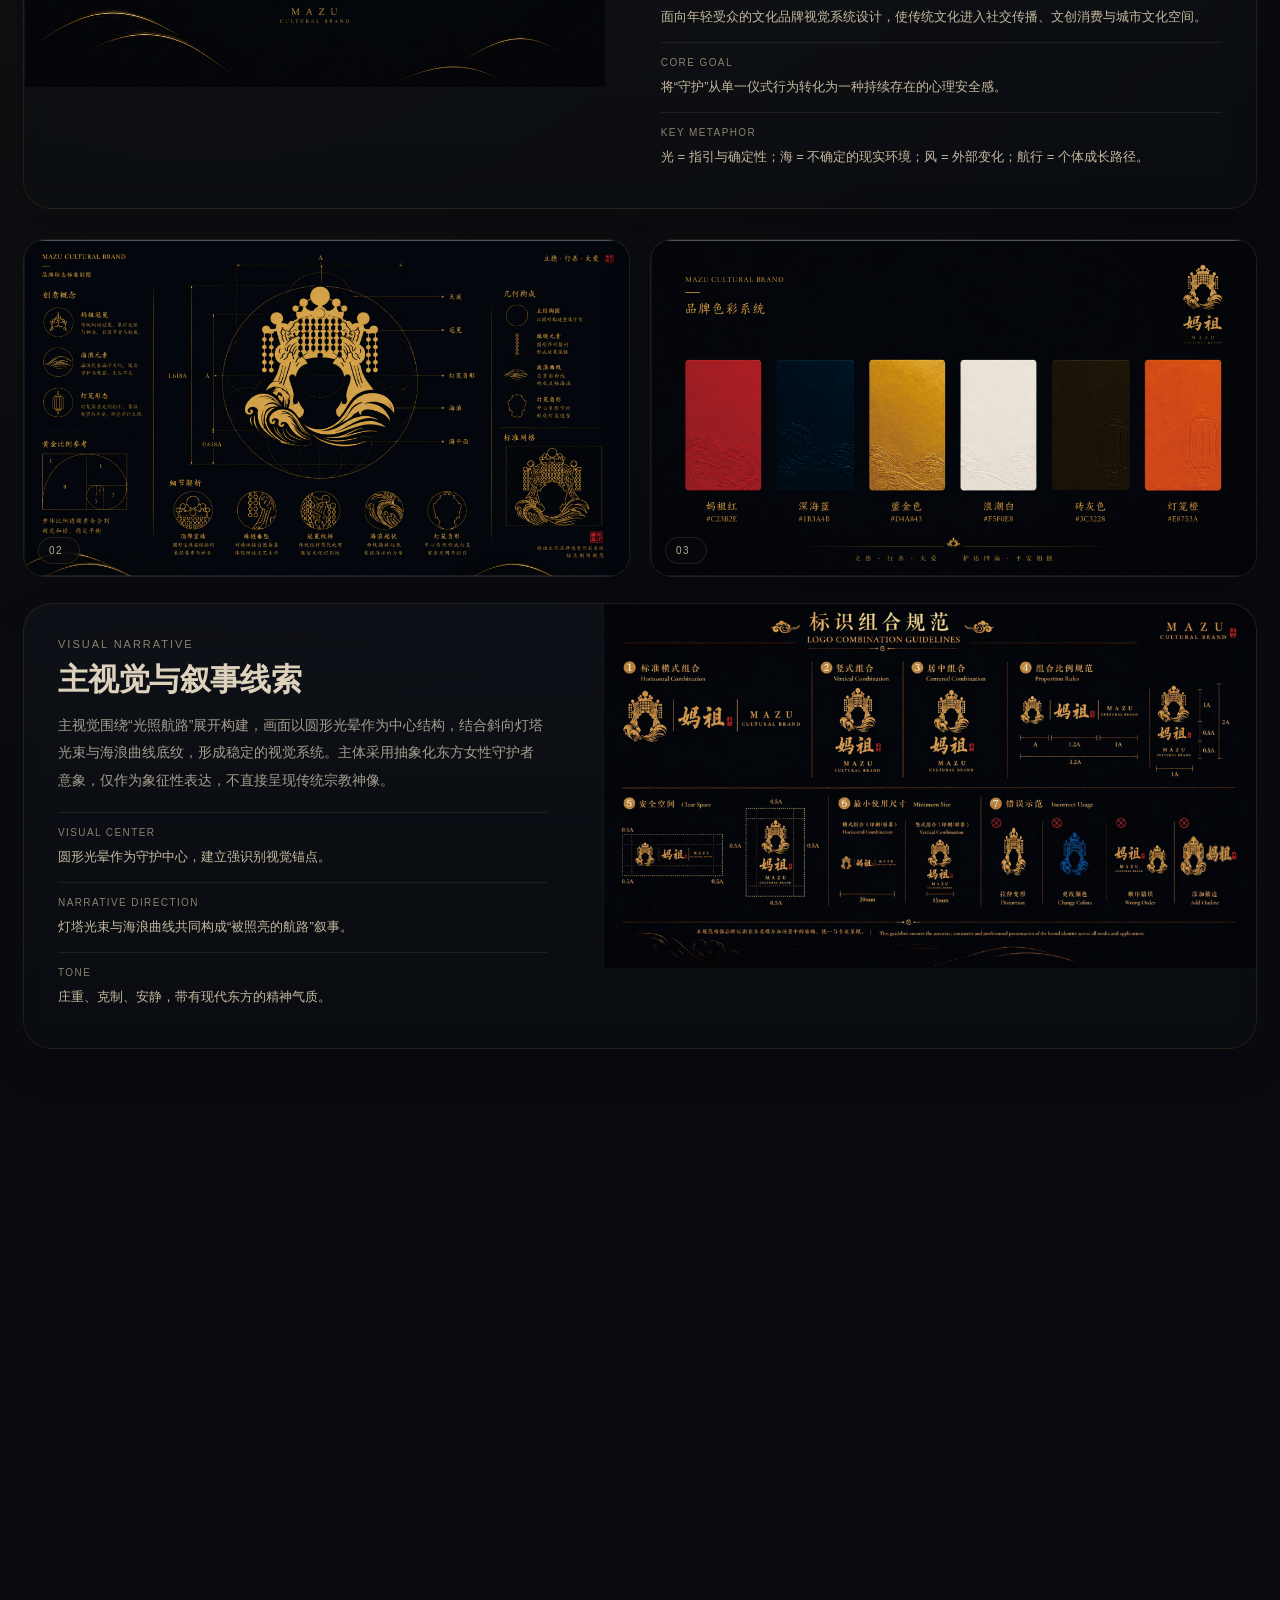
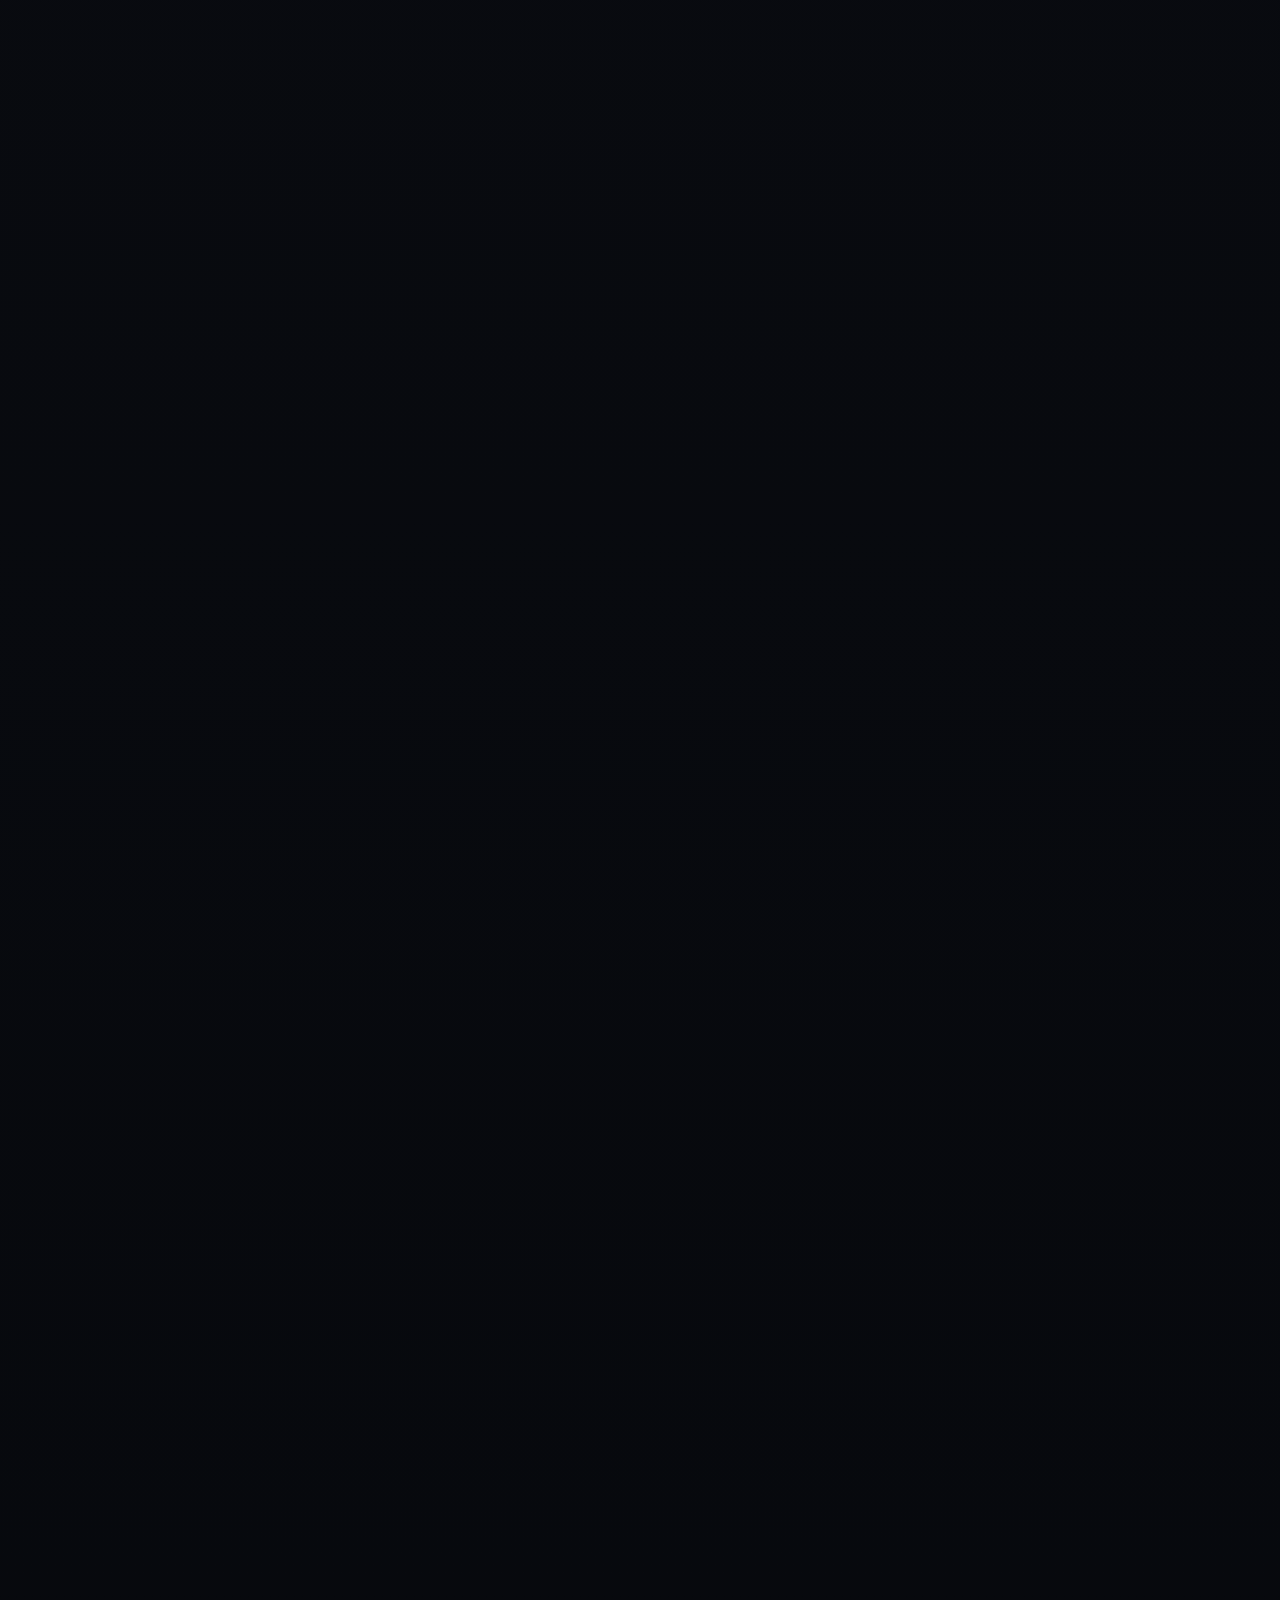
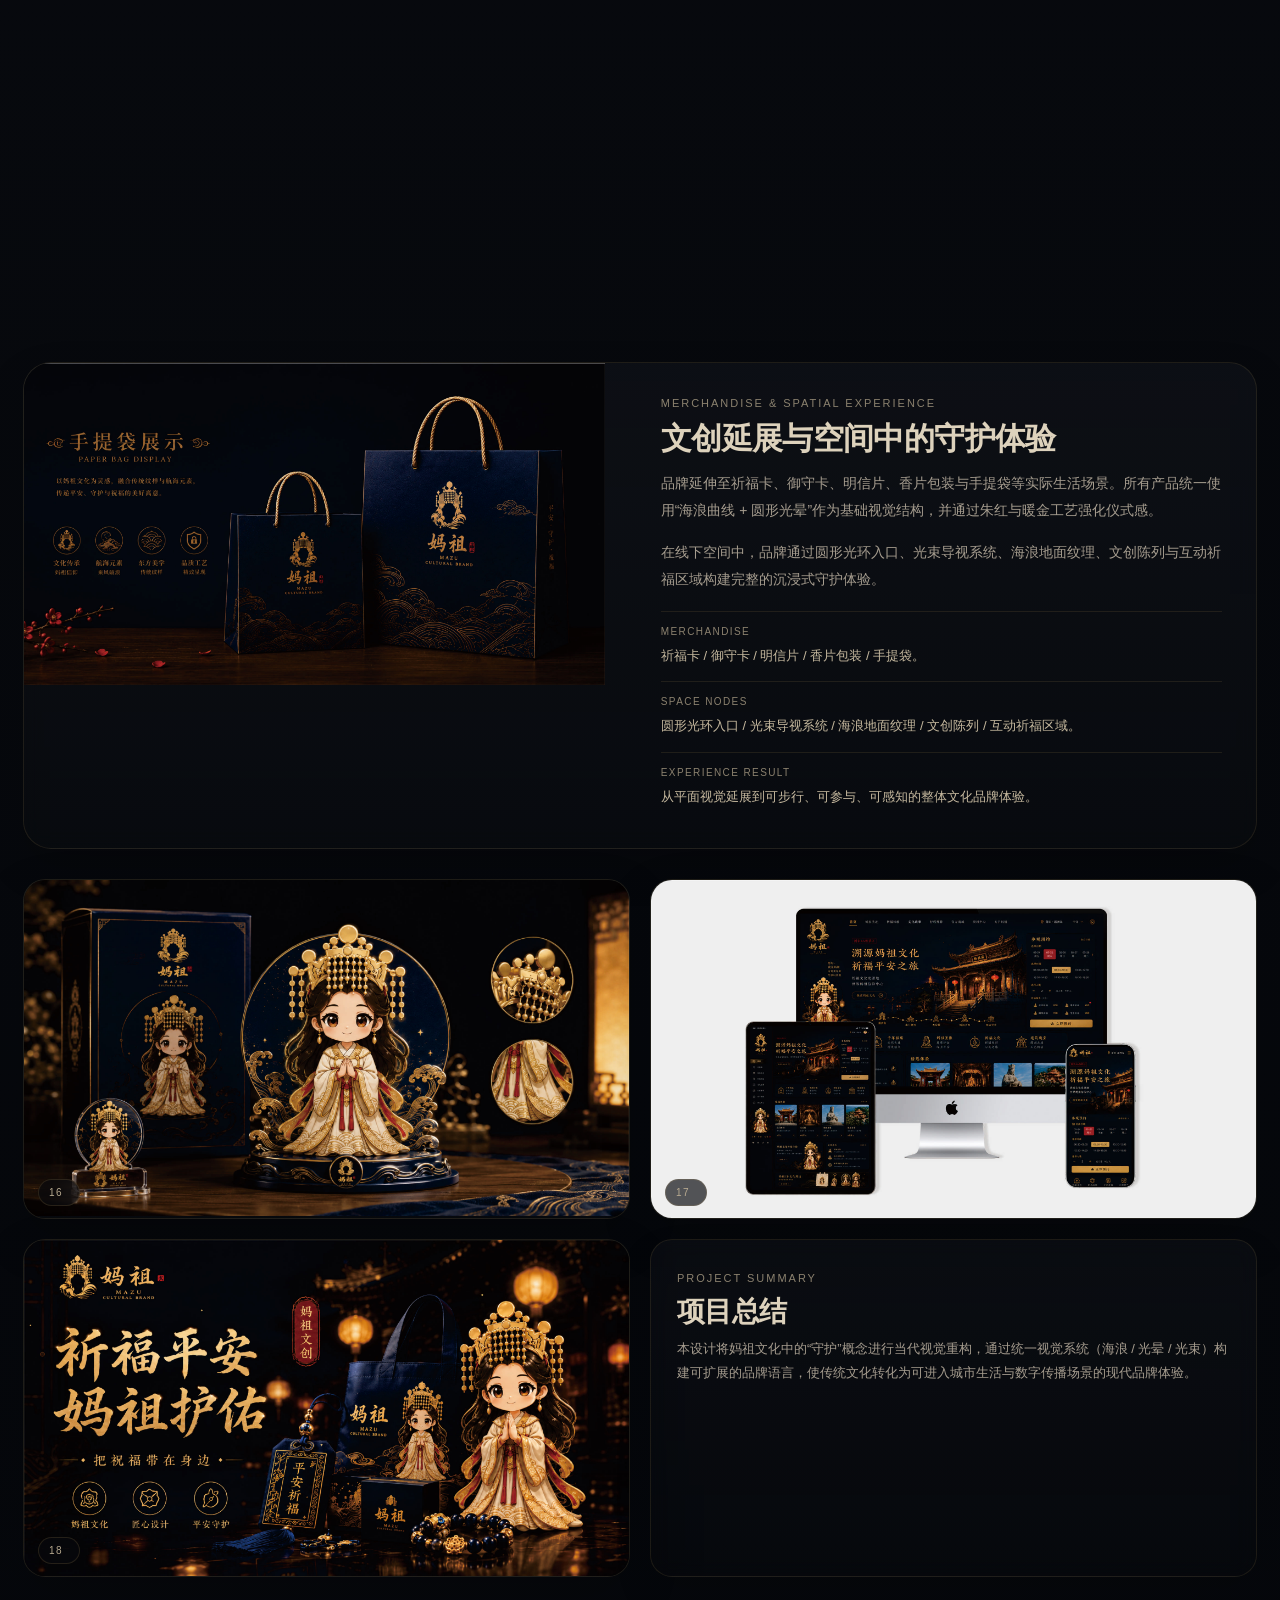
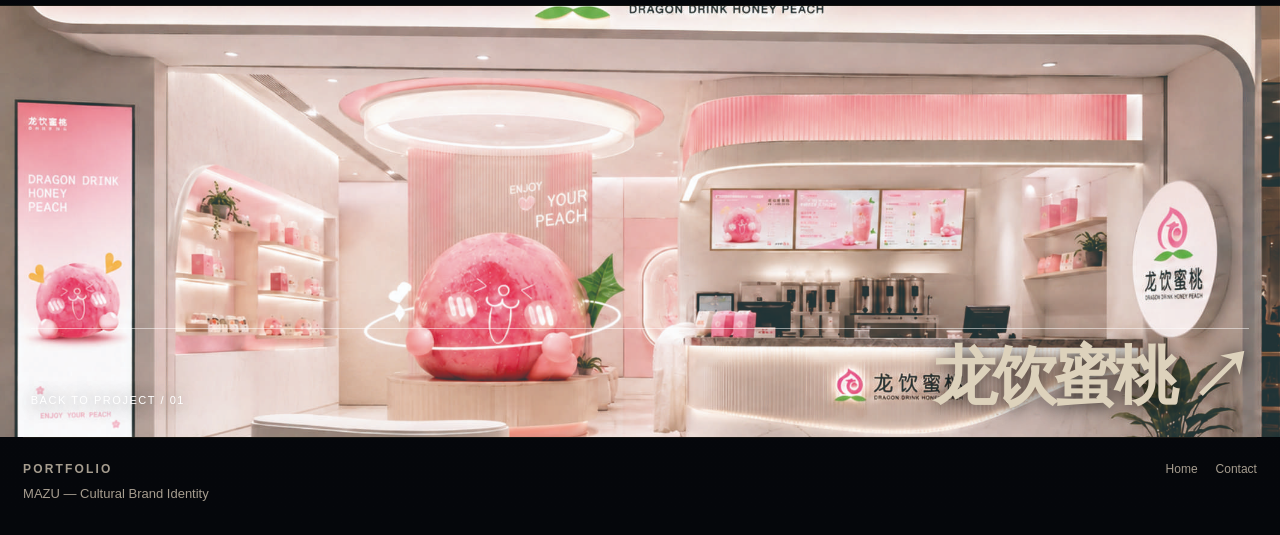
<file: mazu.html>
<!doctype html>
<html lang="zh-CN">
<head>
  <meta charset="utf-8">
  <meta http-equiv="Cache-Control" content="no-cache, no-store, must-revalidate">
  <meta http-equiv="Pragma" content="no-cache">
  <meta http-equiv="Expires" content="0">
  <meta name="viewport" content="width=device-width,initial-scale=1">
  <meta name="description" content="妈祖文化品牌视觉系统设计">
  <title>妈祖 MAZU — Portfolio</title>
  <link rel="stylesheet" href="styles.css?v=42">
</head>
<body class="project-page mazu-project">
  <div class="scroll-progress"></div>
  <header class="site-header glass-header on-image">
    <a class="brand-mark" href="index.html"><span class="brand-dot"></span><span>PORTFOLIO</span></a>
    <button class="menu-toggle" aria-label="切换菜单" aria-expanded="false"><span></span><span></span></button>
    <nav class="site-nav">
      <a href="index.html#work">作品</a>
      <a href="index.html#brand">品牌</a>
      <a href="about.html">关于</a>
      <a href="contact.html">联系</a>
    </nav>
  </header>

  <section class="project-hero">
    <img src="assets/maizu/mazu-11-flat-v26.png" alt="妈祖文化品牌设计主视觉">
    <div class="project-overlay">
      <span class="project-label">Cultural Brand Identity / Contemporary Oriental / 2026</span>
      <h1>妈祖<br>MAZU</h1>
      <div class="hero-meta"><span>守护常在 Continuous Protection</span><span>Identity · Poster · Merchandise · Spatial Experience</span></div>
    </div>
  </section>

  <section class="project-intro">
    <h2 class="reveal">将“守护”从传统信仰，<br>转译为可被日常感知的现代体验。</h2>
    <div class="project-copy reveal">
      <p>本项目面向 18—35 岁年轻受众，将妈祖文化中的“守护”价值进行当代视觉转译，使其进入社交媒体传播、文创消费与城市文化空间语境。品牌不再依赖传统宗教形象表达，而是通过抽象视觉语言，将“守护”重构为一种可被日常感知的情绪体验与心理安全机制。</p>
      <div class="facts">
        <div><span>Project Type</span><strong>文化品牌视觉系统设计 / Cultural Brand Identity System</strong></div>
        <div><span>Core Concept</span><strong>守护常在 Continuous Protection</strong></div>
        <div><span>Strategy</span><strong>去具象化表达与现代语境重构</strong></div>
      </div>
    </div>
  </section>

  <section class="project-sections">
    <article class="info-section reveal">
      <div class="info-image"><img src="assets/maizu/mazu-1-flat-v26.png" alt="妈祖品牌项目主视觉"></div>
      <div class="info-text">
        <span class="eyebrow">Project Overview</span>
        <h3>文化品牌的当代转译</h3>
        <p>核心目标是将传统信仰转译为当代青年可感知的“持续守护体验”。因此，品牌视觉策略围绕“不直接复刻传统神像形象”“以象征性女性守护者意象替代具象宗教表达”“将海洋文化符号转化为可组合视觉系统”等方向展开。</p>
        <div class="bullet-list">
          <div><span>Brand Positioning</span><strong>面向年轻受众的文化品牌视觉系统设计，使传统文化进入社交传播、文创消费与城市文化空间。</strong></div>
          <div><span>Core Goal</span><strong>将“守护”从单一仪式行为转化为一种持续存在的心理安全感。</strong></div>
          <div><span>Key Metaphor</span><strong>光 = 指引与确定性；海 = 不确定的现实环境；风 = 外部变化；航行 = 个体成长路径。</strong></div>
        </div>
      </div>
    </article>
  </section>

  <section class="image-cluster mazu-clean-grid">
    <article class="cluster-card span-6 with-note reveal"><img src="assets/maizu/mazu-2-flat-v26.png" alt="妈祖展示图 2"><span class="image-note">02</span></article>
    <article class="cluster-card span-6 with-note reveal"><img src="assets/maizu/mazu-3-flat-v26.png" alt="妈祖展示图 3"><span class="image-note">03</span></article>
  </section>

  <section class="project-sections">
    <article class="info-section reverse reveal mazu-visual-block">
      <div class="info-image mazu-image-05"><img src="assets/maizu/mazu-5-flat-v26.png" alt="妈祖主视觉系统图"></div>
      <div class="info-text">
        <span class="eyebrow">Visual Narrative</span>
        <h3>主视觉与叙事线索</h3>
        <p>主视觉围绕“光照航路”展开构建，画面以圆形光晕作为中心结构，结合斜向灯塔光束与海浪曲线底纹，形成稳定的视觉系统。主体采用抽象化东方女性守护者意象，仅作为象征性表达，不直接呈现传统宗教神像。</p>
        <div class="bullet-list">
          <div><span>Visual Center</span><strong>圆形光晕作为守护中心，建立强识别视觉锚点。</strong></div>
          <div><span>Narrative Direction</span><strong>灯塔光束与海浪曲线共同构成“被照亮的航路”叙事。</strong></div>
          <div><span>Tone</span><strong>庄重、克制、安静，带有现代东方的精神气质。</strong></div>
        </div>
      </div>
    </article>
  </section>

  <section class="image-cluster mazu-clean-grid">
    <article class="cluster-card span-6 with-note reveal"><img src="assets/maizu/mazu-4-flat-v26.png" alt="妈祖展示图 4"><span class="image-note">04</span></article>
    <article class="cluster-card span-6 with-note reveal"><img src="assets/maizu/mazu-6-flat-v26.png" alt="妈祖展示图 6"><span class="image-note">06</span></article>
  </section>

  <section class="project-sections">
    <article class="info-section reveal">
      <div class="info-image"><img src="assets/maizu/mazu-11-flat-v26.png" alt="妈祖视觉语言展示图"></div>
      <div class="info-text">
        <span class="eyebrow">Visual System</span>
        <h3>海浪、光晕与灯塔光束</h3>
        <p>品牌视觉由三大核心元素构成统一系统：海浪曲线象征现实环境的流动性与不确定性；圆形光晕象征守护中心与精神锚点；灯塔光束象征方向与引导路径，形成视觉动势与叙事线索。</p>
        <p>色彩系统以朱红、海蓝、暖金与米白为主，在低饱和、高质感的现代东方语境中建立庄重、克制且富有精神性的视觉气质。</p>
        <div class="bullet-list">
          <div><span>Graphic Elements</span><strong>海浪曲线 / 圆形光晕 / 灯塔光束</strong></div>
          <div><span>Color System</span><strong>朱红：文化记忆；海蓝：空间感；暖金：守护意象；米白：留白与呼吸感</strong></div>
          <div><span>Typography</span><strong>现代宋体 / 几何无衬线英文字体，强调秩序感、留白与阅读清晰度。</strong></div>
        </div>
      </div>
    </article>
  </section>

  <section class="image-cluster mazu-clean-grid posters-grid">
    <article class="cluster-card span-6 with-note reveal"><img src="assets/maizu/mazu-7-flat-v26.png" alt="妈祖展示图 7"><span class="image-note">07</span></article>
    <article class="cluster-card span-6 with-note reveal"><img src="assets/maizu/mazu-8-flat-v26.png" alt="妈祖展示图 8"><span class="image-note">08</span></article>
    <article class="cluster-card span-6 with-note reveal"><img src="assets/maizu/mazu-9-flat-v26.png" alt="妈祖展示图 9"><span class="image-note">09</span></article>
    <article class="cluster-card span-6 with-note reveal"><img src="assets/maizu/mazu-10-flat-v26.png" alt="妈祖展示图 10"><span class="image-note">10</span></article>
  </section>

  <section class="project-sections">
    <article class="info-section reverse reveal">
      <div class="info-image"><img src="assets/maizu/mazu-12-flat-v26.png" alt="妈祖海报与传播图"></div>
      <div class="info-text">
        <span class="eyebrow">Campaign Poster</span>
        <h3>从海报到品牌传播</h3>
        <p>品牌视觉延展为“平安、出发、归来、相伴”等统一系列海报。它们共享同一套视觉语法，但通过不同构图变化，呈现个体在不同心理阶段中的守护体验。</p>
        <div class="bullet-list">
          <div><span>Communication Logic</span><strong>统一图形语言 + 明确视觉中心 + 具有呼吸感的版式留白。</strong></div>
          <div><span>Creative Direction</span><strong>强调空间深度与情绪张力，并预留中文标题排版空间。</strong></div>
          <div><span>Use Case</span><strong>海报、社交视觉、文创展示、空间导视与活动传播。</strong></div>
        </div>
      </div>
    </article>
  </section>

  <section class="image-cluster mazu-clean-grid">
    <article class="cluster-card span-6 with-note reveal"><img src="assets/maizu/mazu-13-flat-v26.png" alt="妈祖展示图 13"><span class="image-note">13</span></article>
    <article class="cluster-card span-6 with-note reveal"><img src="assets/maizu/mazu-14-flat-v26.png" alt="妈祖展示图 14"><span class="image-note">14</span></article>
  </section>

  <section class="project-sections">
    <article class="info-section reveal">
      <div class="info-image"><img src="assets/maizu/mazu-15-flat-v26.png" alt="妈祖文创与空间体验图"></div>
      <div class="info-text">
        <span class="eyebrow">Merchandise & Spatial Experience</span>
        <h3>文创延展与空间中的守护体验</h3>
        <p>品牌延伸至祈福卡、御守卡、明信片、香片包装与手提袋等实际生活场景。所有产品统一使用“海浪曲线 + 圆形光晕”作为基础视觉结构，并通过朱红与暖金工艺强化仪式感。</p>
        <p>在线下空间中，品牌通过圆形光环入口、光束导视系统、海浪地面纹理、文创陈列与互动祈福区域构建完整的沉浸式守护体验。</p>
        <div class="bullet-list">
          <div><span>Merchandise</span><strong>祈福卡 / 御守卡 / 明信片 / 香片包装 / 手提袋。</strong></div>
          <div><span>Space Nodes</span><strong>圆形光环入口 / 光束导视系统 / 海浪地面纹理 / 文创陈列 / 互动祈福区域。</strong></div>
          <div><span>Experience Result</span><strong>从平面视觉延展到可步行、可参与、可感知的整体文化品牌体验。</strong></div>
        </div>
      </div>
    </article>
  </section>

  <section class="image-cluster mazu-clean-grid">
    <article class="cluster-card span-6 with-note reveal"><img src="assets/maizu/mazu-16-flat-v26.png" alt="妈祖展示图 16"><span class="image-note">16</span></article>
    <article class="cluster-card span-6 with-note reveal"><img src="assets/maizu/mazu-17-flat-v26.png" alt="妈祖展示图 17"><span class="image-note">17</span></article>
    <article class="cluster-card span-6 with-note reveal"><img src="assets/maizu/mazu-18-flat-v26.png" alt="妈祖展示图 18"><span class="image-note">18</span></article>
    <article class="cluster-card span-6 reveal cluster-copy">
      <span class="eyebrow">Project Summary</span>
      <h4>项目总结</h4>
      <p>本设计将妈祖文化中的“守护”概念进行当代视觉重构，通过统一视觉系统（海浪 / 光晕 / 光束）构建可扩展的品牌语言，使传统文化转化为可进入城市生活与数字传播场景的现代品牌体验。</p>
    </article>
  </section>

  <a class="next-project" href="longyin-peach.html">
    <img src="assets/peach/9.jpg" alt="下一个项目：龙饮蜜桃">
    <div class="next-inner"><span>Back to Project / 01</span><strong>龙饮蜜桃 ↗</strong></div>
  </a>

  <footer class="site-footer">
    <div><strong>PORTFOLIO</strong><p>MAZU — Cultural Brand Identity</p></div>
    <div class="footer-nav"><a href="index.html">Home</a><a href="contact.html">Contact</a></div>
  </footer>
  <script src="script.js?v=42"></script>
</body>
</html>
</file>
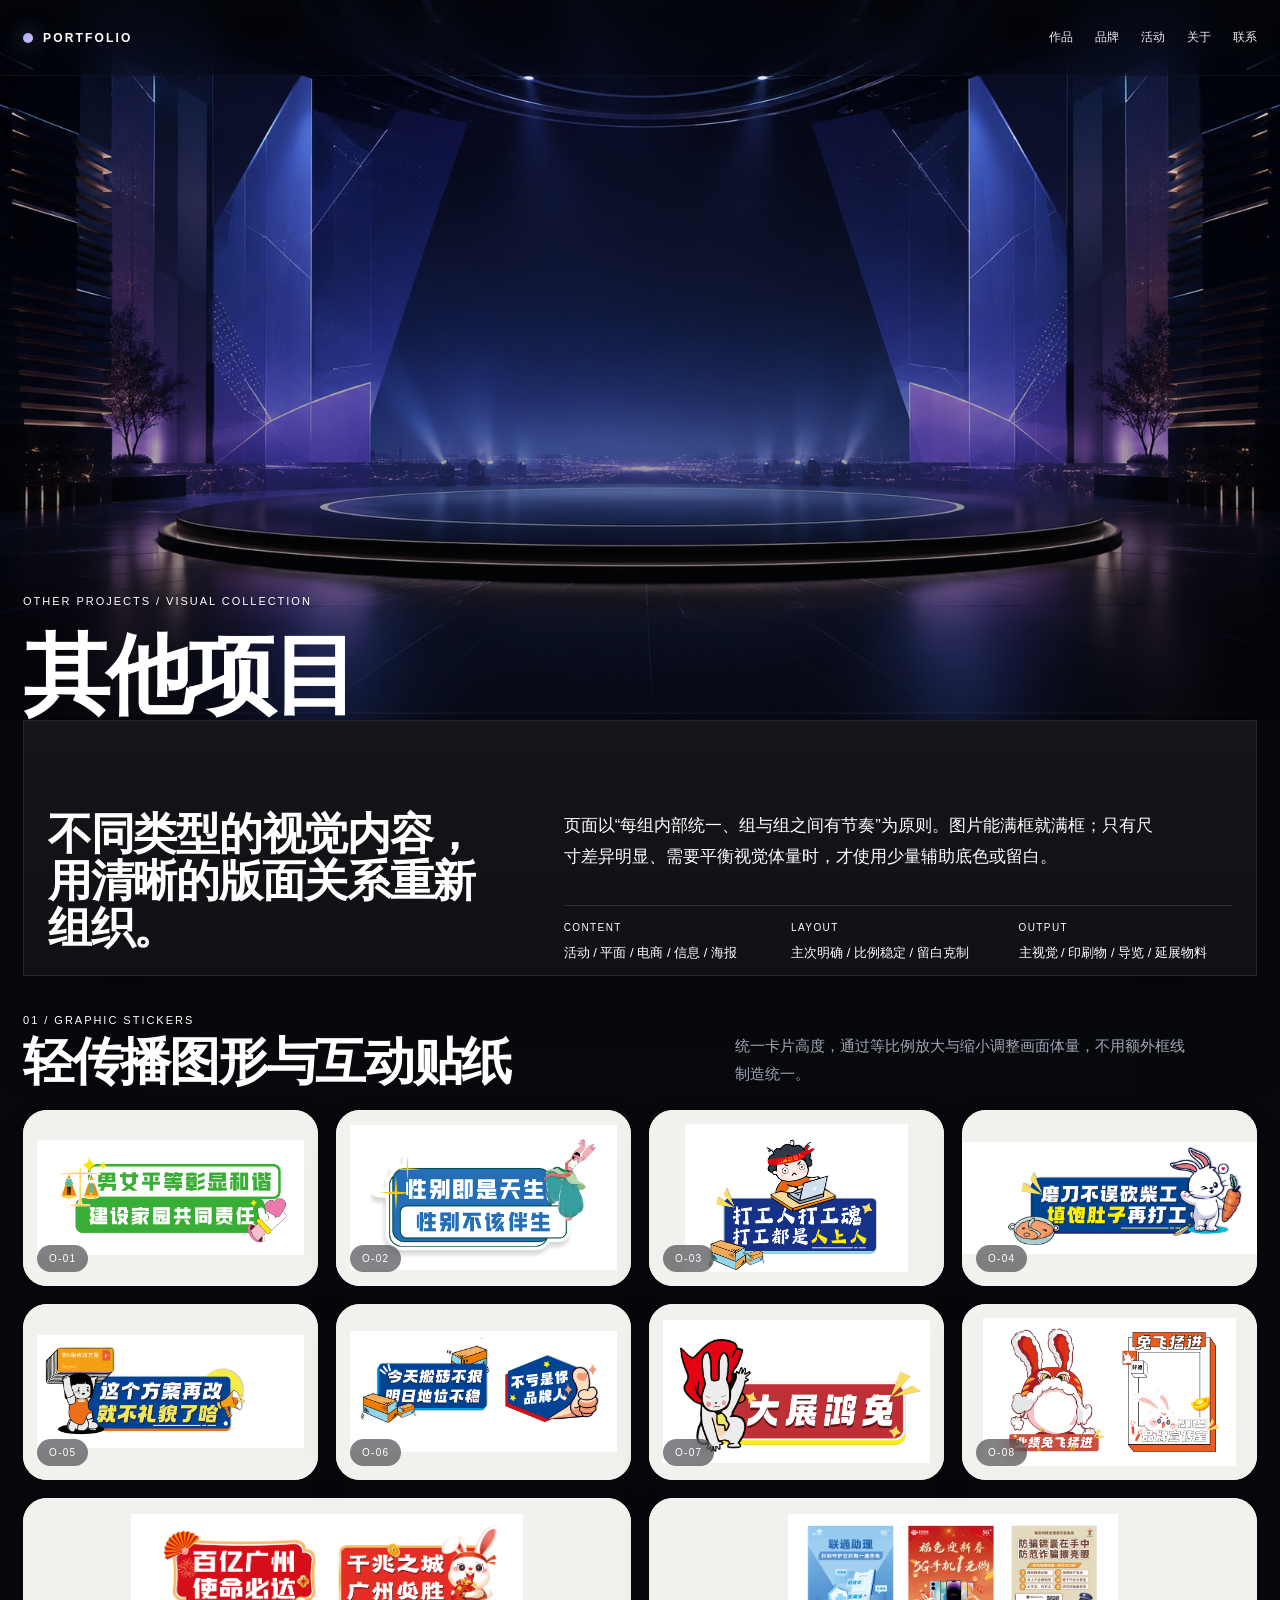
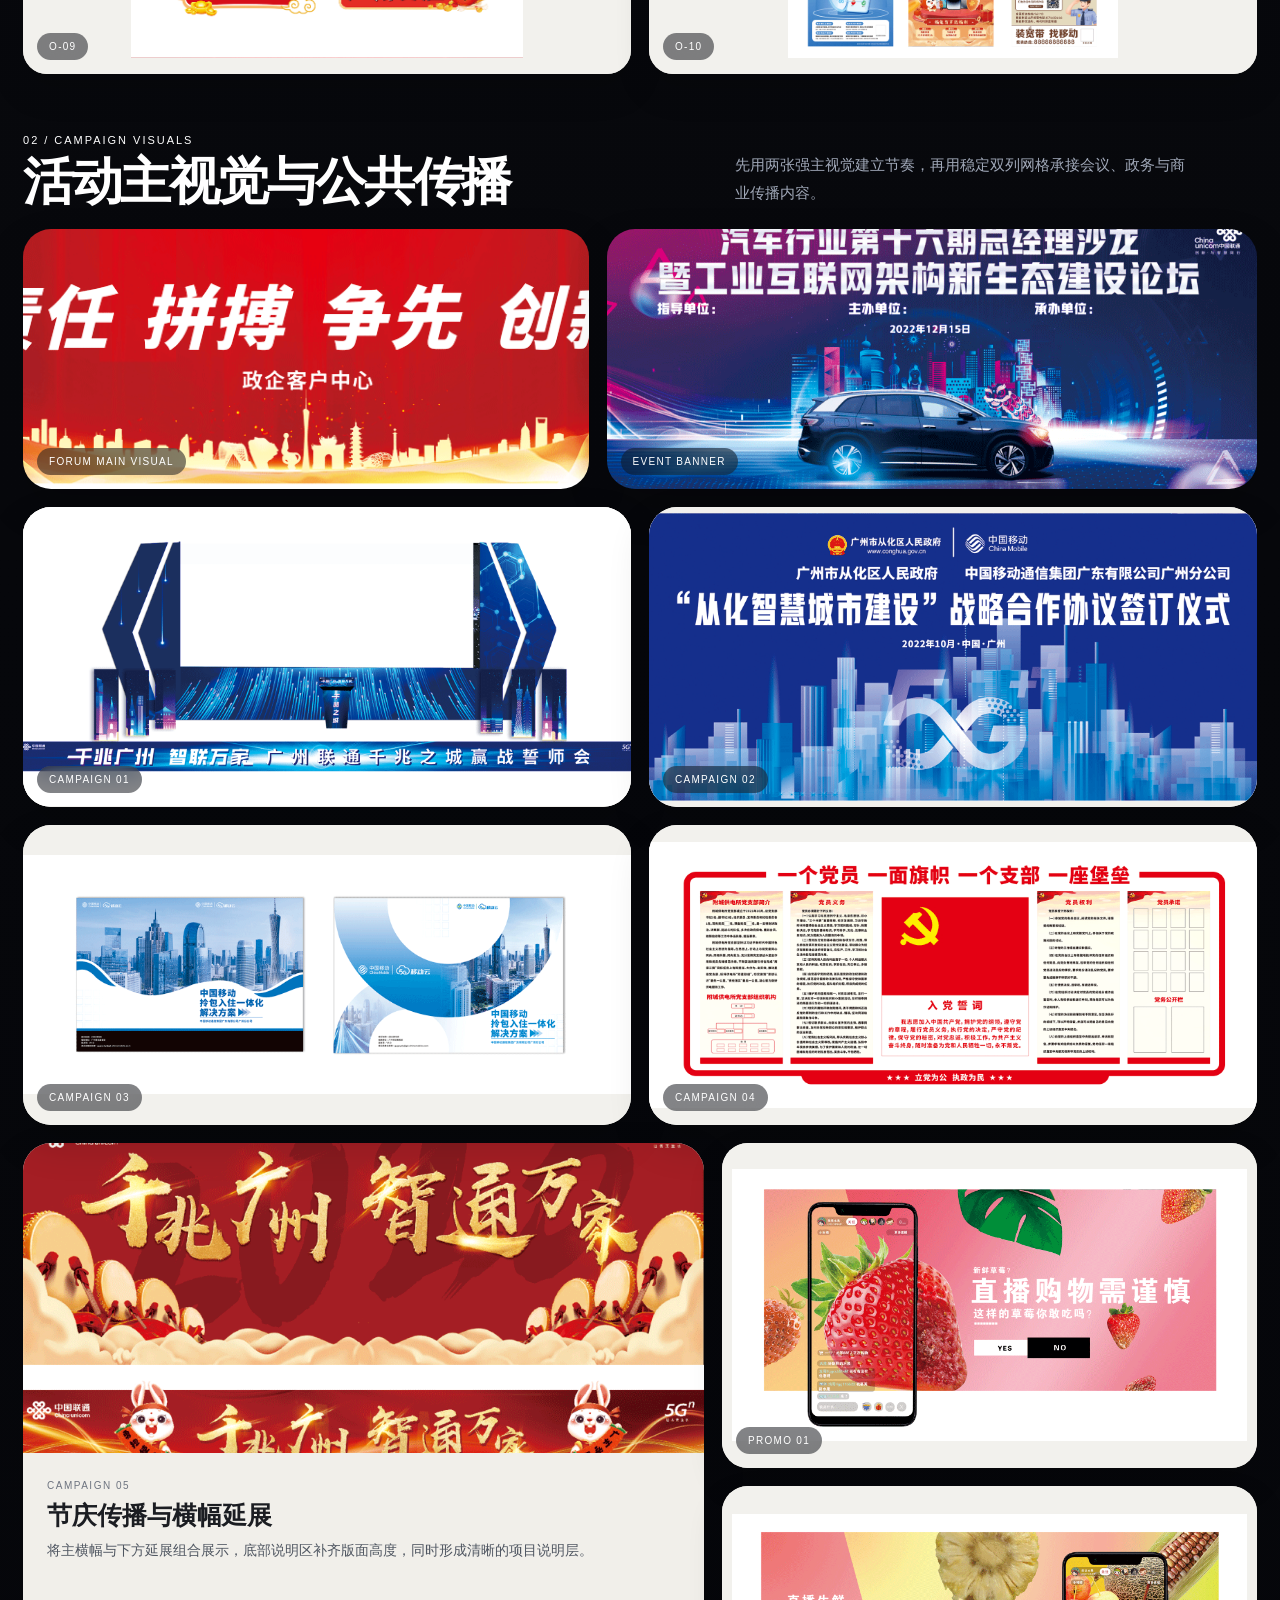
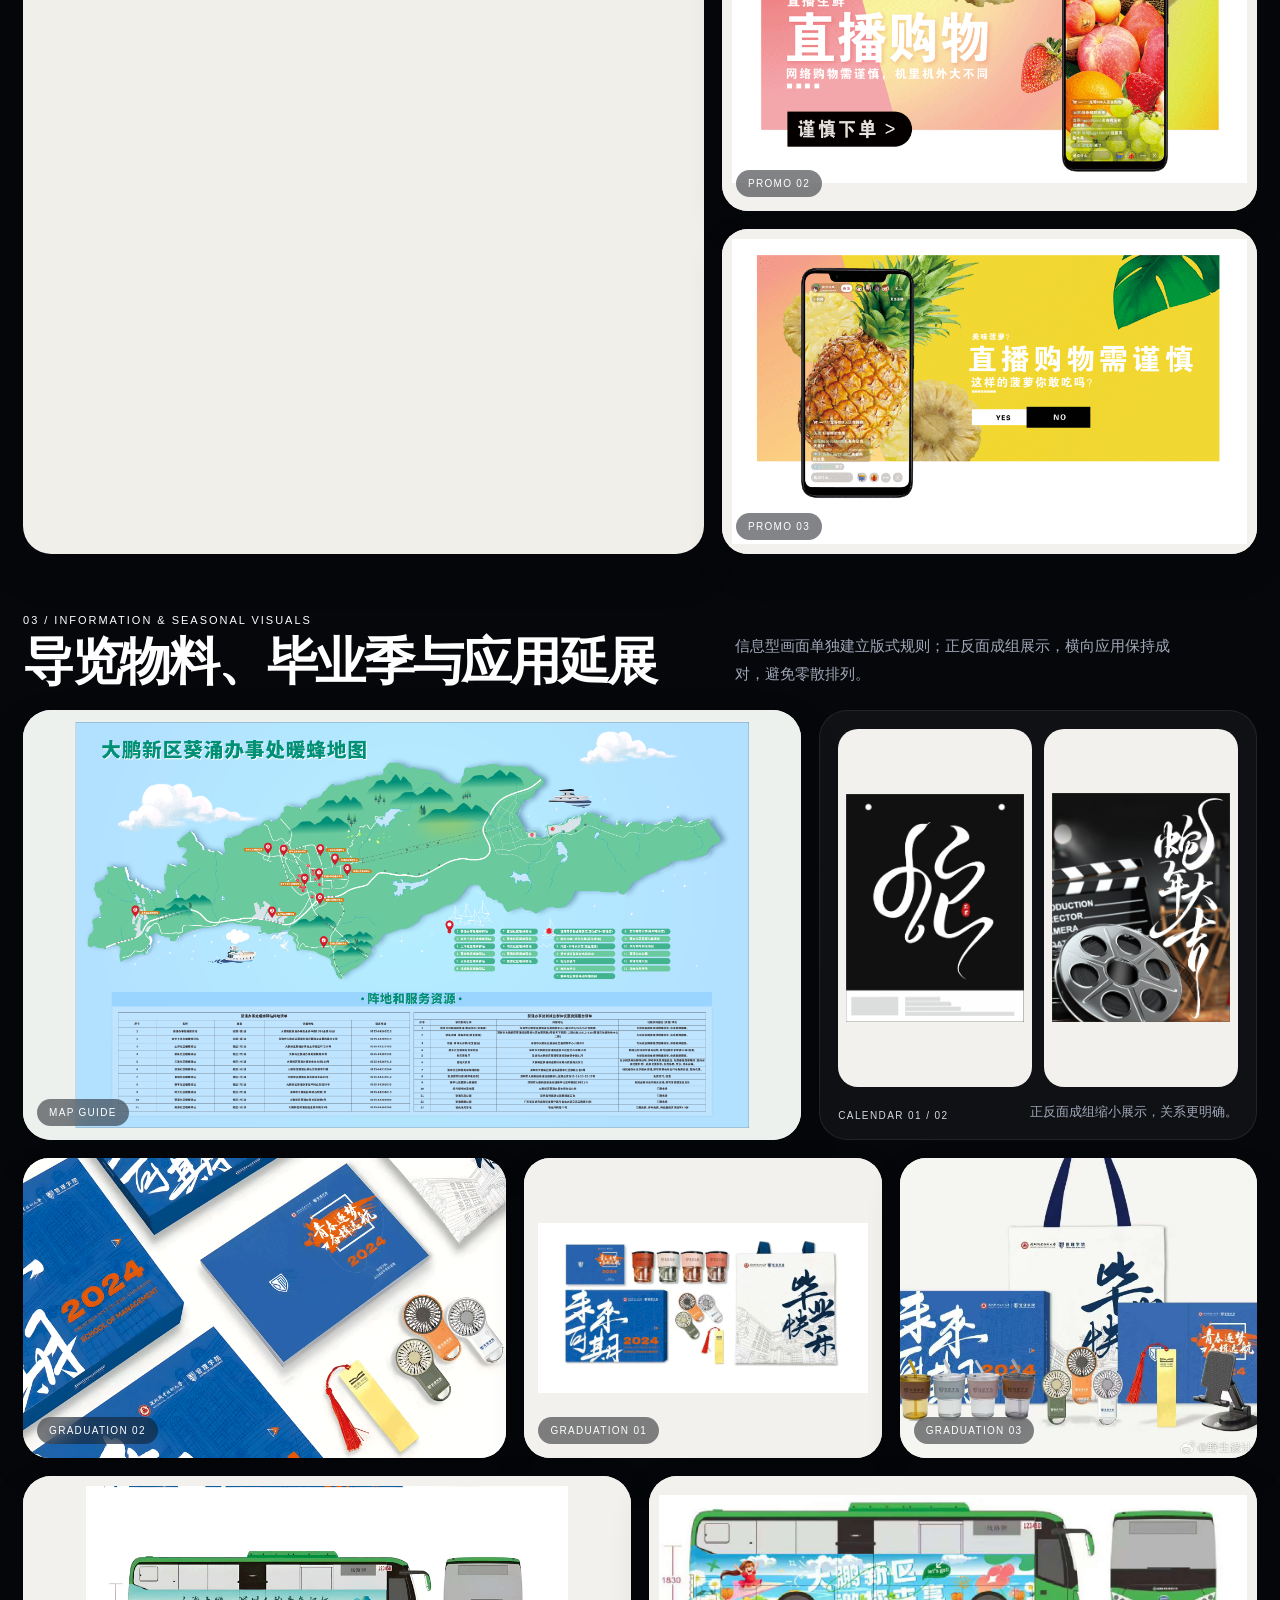
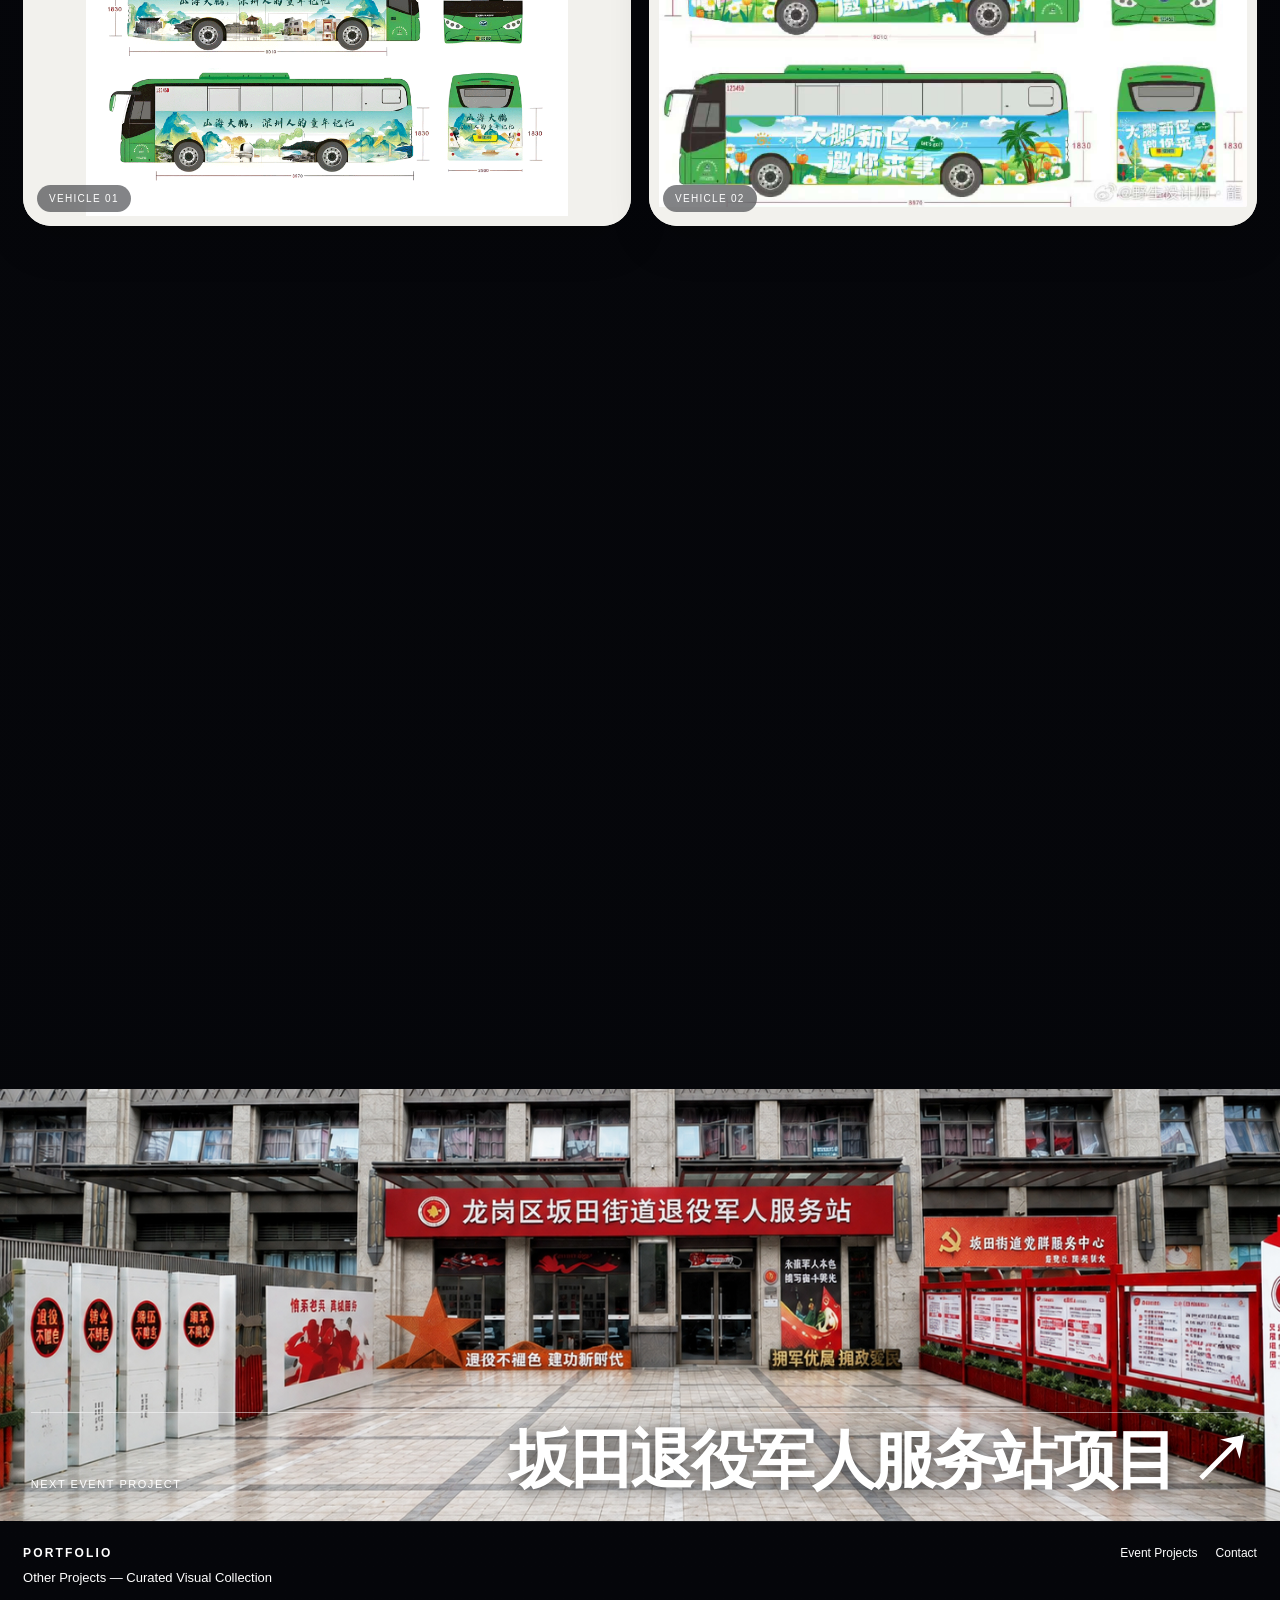
<file: other-events.html>
<!doctype html>
<html lang="zh-CN">
<head>
  <meta charset="utf-8">
  <meta http-equiv="Cache-Control" content="no-cache, no-store, must-revalidate">
  <meta name="viewport" content="width=device-width,initial-scale=1">
  <meta name="description" content="其他项目 — 活动视觉、公共传播、电商节点、毕业季与海报延展。">
  <title>其他项目 — Portfolio</title>
  <link rel="stylesheet" href="styles.css?v=57">
</head>
<body class="project-page event-project other-event-page layout-v57">
  <div class="scroll-progress"></div>
  <header class="site-header glass-header on-image">
    <a class="brand-mark" href="index.html"><span class="brand-dot"></span><span>PORTFOLIO</span></a>
    <button class="menu-toggle" aria-label="切换菜单" aria-expanded="false"><span></span><span></span></button>
    <nav class="site-nav"><a href="index.html#work">作品</a><a href="index.html#brand">品牌</a><a href="index.html#event">活动</a><a href="about.html">关于</a><a href="contact.html">联系</a></nav>
  </header>

  <section class="project-hero event-detail-hero v57-hero">
    <img src="assets/event/hero-tech-stage.png" alt="其他项目主视觉">
    <div class="project-overlay">
      <span class="project-label">OTHER PROJECTS / VISUAL COLLECTION</span>
      <h1><span>其他项目</span></h1>
      <div class="hero-meta">
        <span>活动主视觉、公共传播、信息物料、毕业季与海报设计合集。</span>
        <span>Campaign · Print · Social Graphic · Outdoor</span>
      </div>
    </div>
  </section>

  <section class="project-intro v57-intro">
    <h2 class="reveal">不同类型的视觉内容，<br>用清晰的版面关系重新组织。</h2>
    <div class="project-copy reveal">
      <p>页面以“每组内部统一、组与组之间有节奏”为原则。图片能满框就满框；只有尺寸差异明显、需要平衡视觉体量时，才使用少量辅助底色或留白。</p>
      <div class="facts">
        <div><span>Content</span><strong>活动 / 平面 / 电商 / 信息 / 海报</strong></div>
        <div><span>Layout</span><strong>主次明确 / 比例稳定 / 留白克制</strong></div>
        <div><span>Output</span><strong>主视觉 / 印刷物 / 导览 / 延展物料</strong></div>
      </div>
    </div>
  </section>

  <main class="v57-editorial">
    <section class="v57-section reveal">
      <header class="v57-section-head">
        <div><span class="eyebrow">01 / Graphic Stickers</span><h2>轻传播图形与互动贴纸</h2></div>
        <p>统一卡片高度，通过等比例放大与缩小调整画面体量，不用额外框线制造统一。</p>
      </header>
      <div class="v57-sticker-grid">
        <figure><img src="assets/event-other/o01.jpg" alt="互动贴纸 01"><figcaption>O-01</figcaption></figure>
        <figure><img src="assets/event-other/o02.jpg" alt="互动贴纸 02"><figcaption>O-02</figcaption></figure>
        <figure><img src="assets/event-other/o03.jpg" alt="互动贴纸 03"><figcaption>O-03</figcaption></figure>
        <figure class="zoom"><img src="assets/event-other/o04.jpg" alt="互动贴纸 04"><figcaption>O-04</figcaption></figure>
        <figure><img src="assets/event-other/o05.jpg" alt="互动贴纸 05"><figcaption>O-05</figcaption></figure>
        <figure><img src="assets/event-other/o06.jpg" alt="互动贴纸 06"><figcaption>O-06</figcaption></figure>
        <figure><img src="assets/event-other/o07.jpg" alt="互动贴纸 07"><figcaption>O-07</figcaption></figure>
        <figure><img src="assets/event-other/o08.jpg" alt="互动贴纸 08"><figcaption>O-08</figcaption></figure>
        <figure class="wide-last"><img src="assets/event-other/o09.jpg" alt="互动贴纸 09"><figcaption>O-09</figcaption></figure>
        <figure class="wide-last"><img src="assets/event-other/o10.jpg" alt="互动贴纸 10"><figcaption>O-10</figcaption></figure>
      </div>
    </section>

    <section class="v57-section reveal">
      <header class="v57-section-head">
        <div><span class="eyebrow">02 / Campaign Visuals</span><h2>活动主视觉与公共传播</h2></div>
        <p>先用两张强主视觉建立节奏，再用稳定双列网格承接会议、政务与商业传播内容。</p>
      </header>
      <div class="v57-campaign-feature">
        <figure><img src="assets/event-other/o18.jpg" alt="政企客户中心主视觉"><figcaption>Forum Main Visual</figcaption></figure>
        <figure><img src="assets/event-other/o15.jpg" alt="汽车行业论坛主视觉"><figcaption>Event Banner</figcaption></figure>
      </div>
      <div class="v57-campaign-grid">
        <figure><img src="assets/event-other/o14.jpg" alt="会议舞台视觉"><figcaption>Campaign 01</figcaption></figure>
        <figure><img src="assets/event-other/o16.jpg" alt="智慧城市战略合作视觉"><figcaption>Campaign 02</figcaption></figure>
        <figure><img src="assets/event-other/o17.jpg" alt="品牌物料视觉"><figcaption>Campaign 03</figcaption></figure>
        <figure><img src="assets/event-other/o19.jpg" alt="党建展示视觉"><figcaption>Campaign 04</figcaption></figure>
      </div>
      <div class="v57-campaign-bottom">
        <article class="v57-red-feature">
          <div class="v57-red-media"><img src="assets/event-other/o20.jpg" alt="千兆广州智通万家活动视觉"></div>
          <div class="v57-red-copy"><span>Campaign 05</span><h3>节庆传播与横幅延展</h3><p>将主横幅与下方延展组合展示，底部说明区补齐版面高度，同时形成清晰的项目说明层。</p></div>
        </article>
        <div class="v57-promo-stack">
          <figure><img src="assets/event-other/o11.jpg" alt="直播购物视觉 01"><figcaption>Promo 01</figcaption></figure>
          <figure><img src="assets/event-other/o12.jpg" alt="直播购物视觉 02"><figcaption>Promo 02</figcaption></figure>
          <figure><img src="assets/event-other/o13.jpg" alt="直播购物视觉 03"><figcaption>Promo 03</figcaption></figure>
        </div>
      </div>
    </section>

    <section class="v57-section reveal">
      <header class="v57-section-head">
        <div><span class="eyebrow">03 / Information & Seasonal Visuals</span><h2>导览物料、毕业季与应用延展</h2></div>
        <p>信息型画面单独建立版式规则；正反面成组展示，横向应用保持成对，避免零散排列。</p>
      </header>
      <div class="v57-info-top">
        <figure class="v57-map"><img src="assets/event-other/o21.png" alt="办事处暖蜂地图"><figcaption>Map Guide</figcaption></figure>
        <article class="v57-calendar-pair">
          <div class="v57-pair-images">
            <figure><img src="assets/event-other/o22.png" alt="日历正面"></figure>
            <figure><img src="assets/event-other/o23.png" alt="日历反面"></figure>
          </div>
          <div class="v57-pair-label"><span>Calendar 01 / 02</span><p>正反面成组缩小展示，关系更明确。</p></div>
        </article>
      </div>
      <div class="v57-graduation-grid">
        <figure class="hero"><img src="assets/event-other/o25.jpg" alt="毕业季主视觉"><figcaption>Graduation 02</figcaption></figure>
        <figure class="contained"><img src="assets/event-other/o24.jpg" alt="毕业季物料集合"><figcaption>Graduation 01</figcaption></figure>
        <figure><img src="assets/event-other/o26.jpg" alt="毕业季周边集合"><figcaption>Graduation 03</figcaption></figure>
      </div>
      <div class="v57-vehicle-grid">
        <figure><img src="assets/event-other/o27.jpg" alt="车身视觉 01"><figcaption>Vehicle 01</figcaption></figure>
        <figure><img src="assets/event-other/o28.jpg" alt="车身视觉 02"><figcaption>Vehicle 02</figcaption></figure>
      </div>
    </section>

    <section class="v57-section reveal">
      <header class="v57-section-head">
        <div><span class="eyebrow">04 / Poster Collection</span><h2>海报视觉</h2></div>
        <p>四张海报统一高度，保持原比例完整展示，不强行裁切，也不额外添加白框。</p>
      </header>
      <div class="v57-poster-grid">
        <figure><img src="assets/event-other/o29.jpg" alt="女性主题海报 01"><figcaption>Poster 01</figcaption></figure>
        <figure><img src="assets/event-other/o30.jpg" alt="女性主题海报 02"><figcaption>Poster 02</figcaption></figure>
        <figure><img src="assets/event-other/o31.jpg" alt="女性主题海报 03"><figcaption>Poster 03</figcaption></figure>
        <figure><img src="assets/event-other/o32.jpg" alt="女神节活动海报"><figcaption>Poster 04</figcaption></figure>
      </div>
    </section>
  </main>

  <a class="next-project" href="veteran.html"><img src="assets/event-veteran/v16.jpg" alt="下一个项目：坂田退役军人服务站项目"><div class="next-inner"><span>Next Event Project</span><strong>坂田退役军人服务站项目 ↗</strong></div></a>
  <footer class="site-footer"><div><strong>PORTFOLIO</strong><p>Other Projects — Curated Visual Collection</p></div><div class="footer-nav"><a href="index.html#event">Event Projects</a><a href="contact.html">Contact</a></div></footer>
  <script src="script.js?v=57"></script>
</body>
</html>
</file>
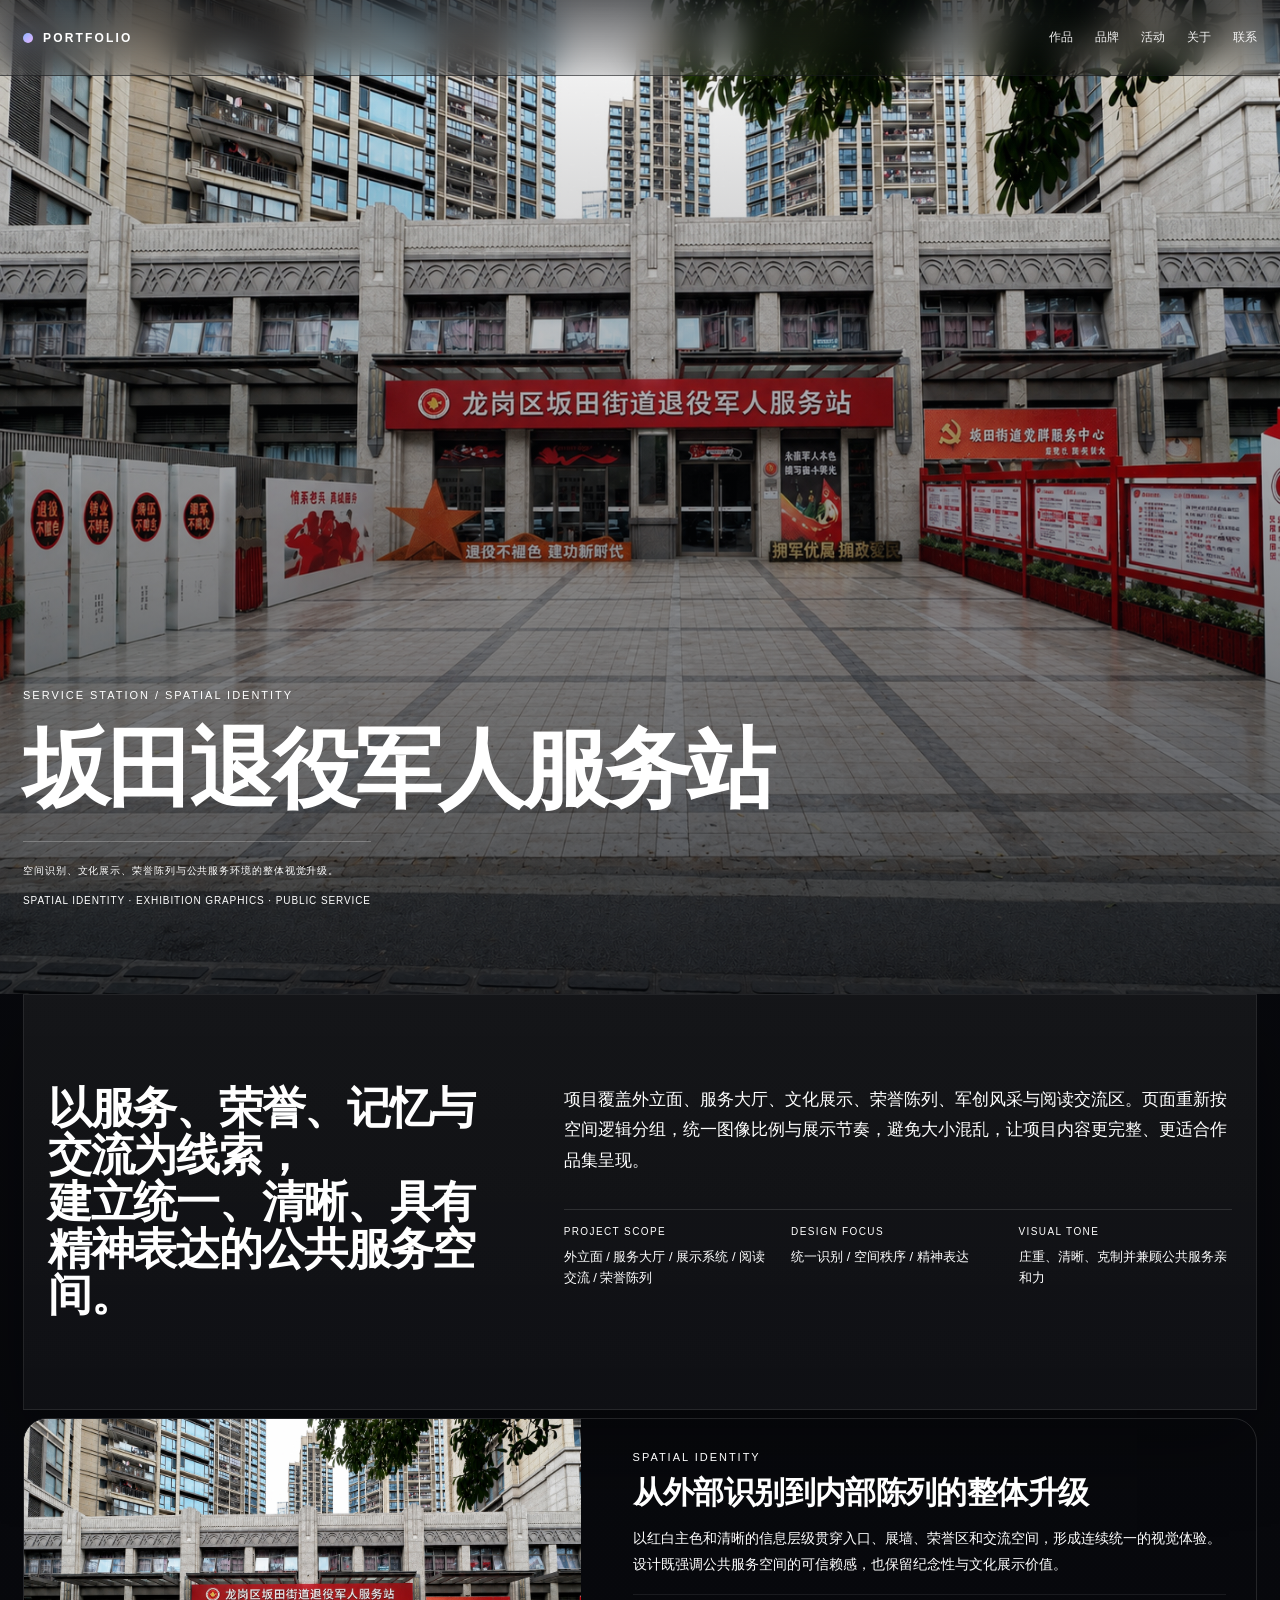
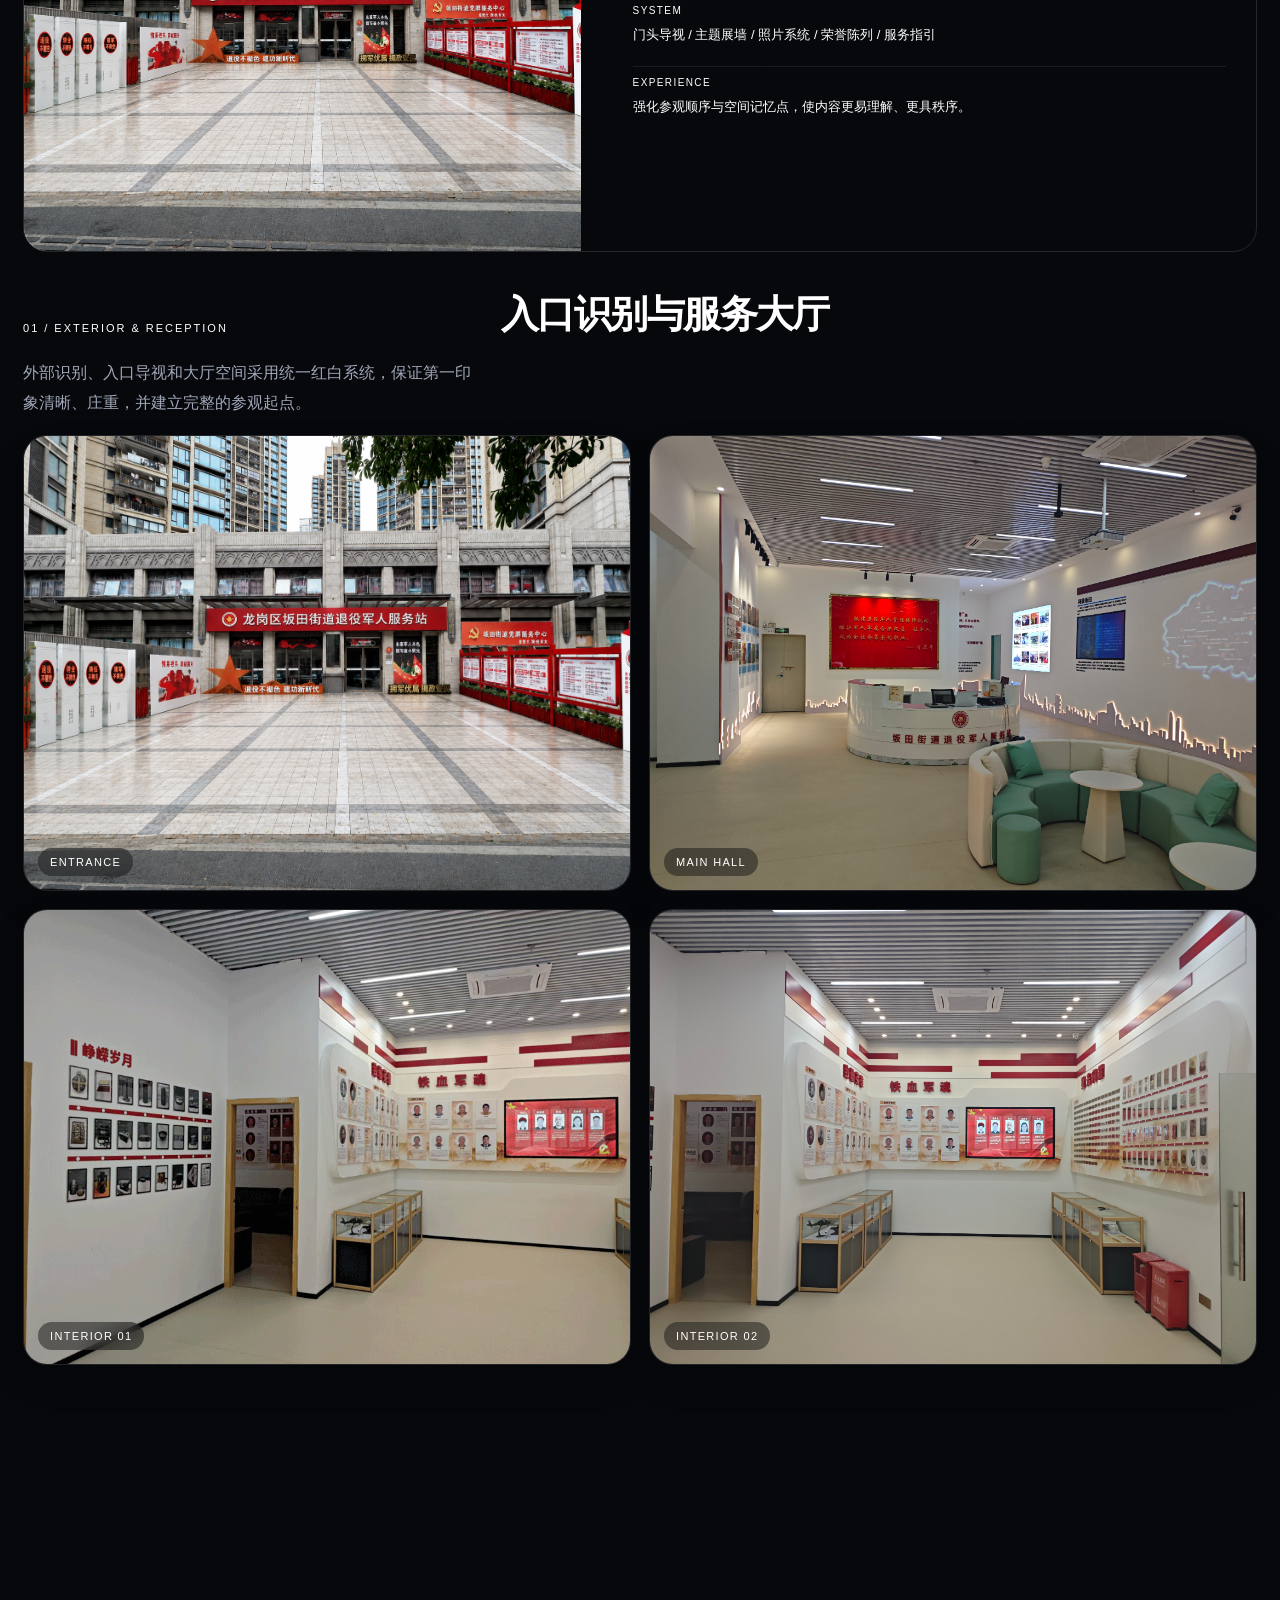
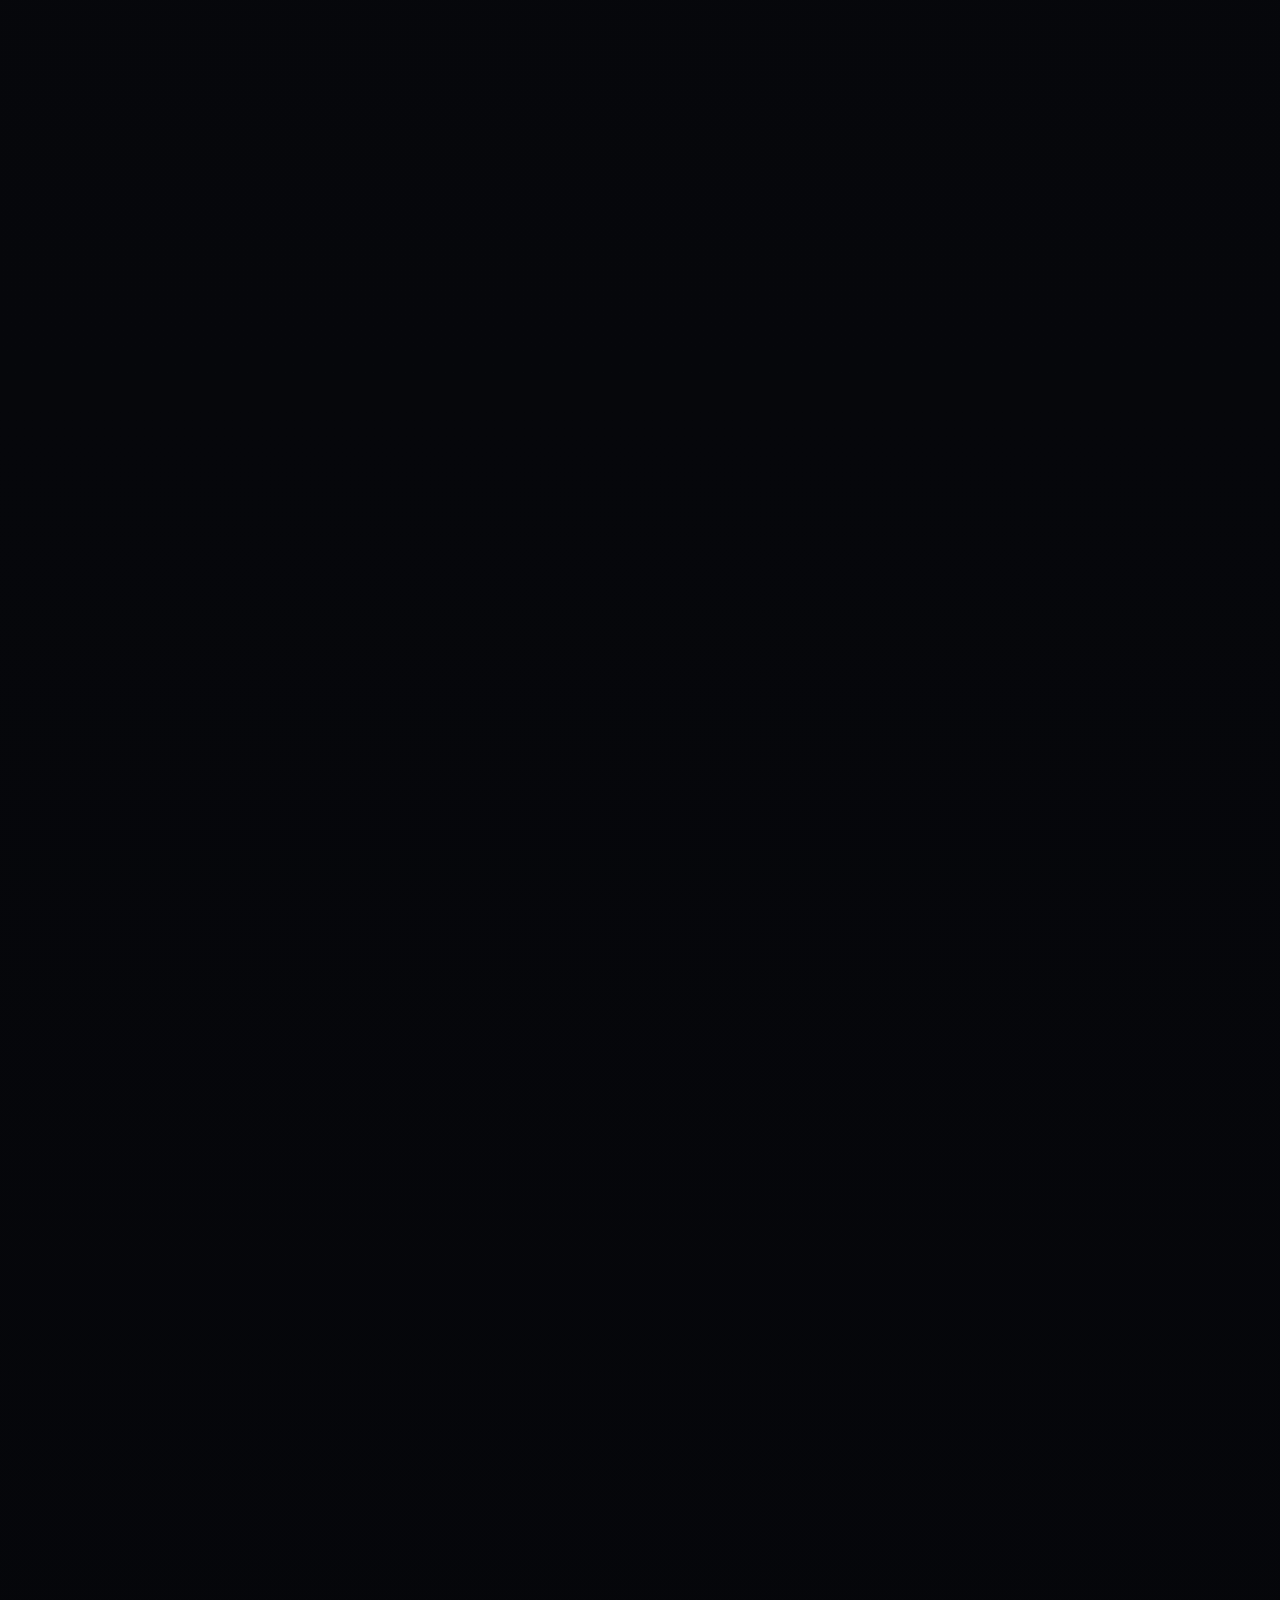
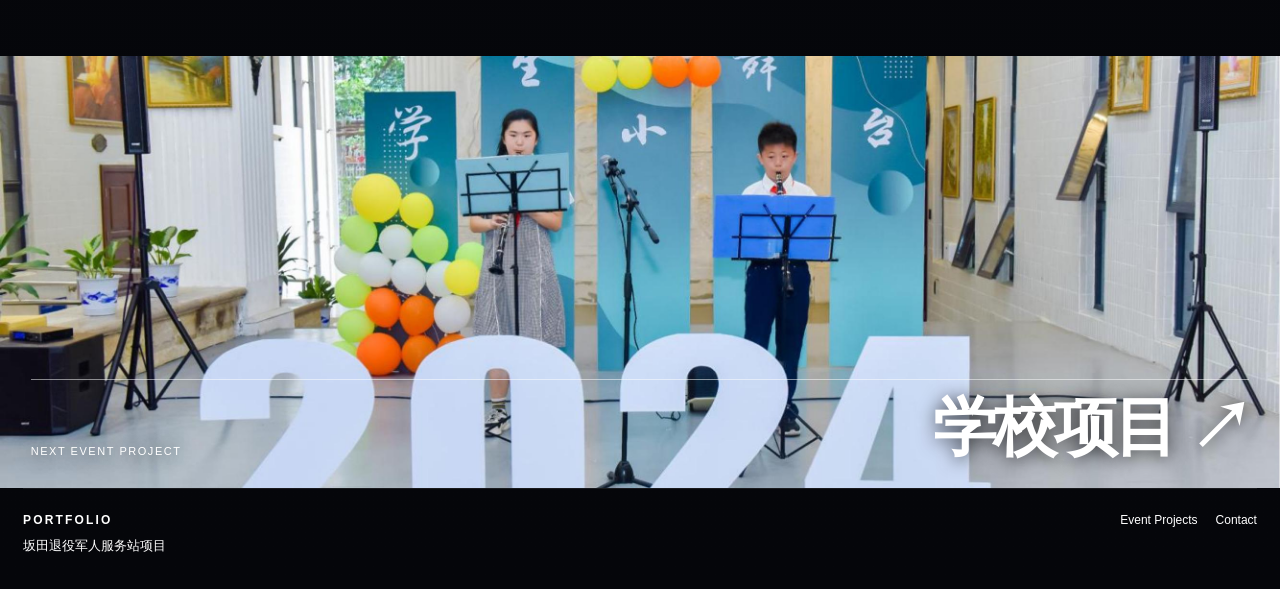
<file: veteran.html>
<!doctype html><html lang="zh-CN"><head><meta charset="utf-8"><meta http-equiv="Cache-Control" content="no-cache, no-store, must-revalidate"><meta name="viewport" content="width=device-width,initial-scale=1"><meta name="description" content="坂田退役军人服务站项目"><title>坂田退役军人服务站项目 — Portfolio</title><link rel="stylesheet" href="styles.css?v=57"></head>
<body class="project-page event-project event-detail-page veteran-page veteran-refined"><div class="scroll-progress"></div>
<header class="site-header glass-header on-image"><a class="brand-mark" href="index.html"><span class="brand-dot"></span><span>PORTFOLIO</span></a><button class="menu-toggle" aria-label="切换菜单" aria-expanded="false"><span></span><span></span></button><nav class="site-nav"><a href="index.html#work">作品</a><a href="index.html#brand">品牌</a><a href="index.html#event">活动</a><a href="about.html">关于</a><a href="contact.html">联系</a></nav></header>
<section class="project-hero event-detail-hero"><img src="assets/event-veteran/v16.jpg" alt="坂田退役军人服务站项目"><div class="project-overlay"><span class="project-label">Service Station / Spatial Identity</span><h1><span>坂田退役军人服务站</span></h1><div class="hero-meta"><span>空间识别、文化展示、荣誉陈列与公共服务环境的整体视觉升级。</span><span>Spatial Identity · Exhibition Graphics · Public Service</span></div></div></section>
<section class="project-intro"><h2 class="reveal">以服务、荣誉、记忆与交流为线索，<br>建立统一、清晰、具有精神表达的公共服务空间。</h2><div class="project-copy reveal"><p>项目覆盖外立面、服务大厅、文化展示、荣誉陈列、军创风采与阅读交流区。页面重新按空间逻辑分组，统一图像比例与展示节奏，避免大小混乱，让项目内容更完整、更适合作品集呈现。</p><div class="facts"><div><span>Project Scope</span><strong>外立面 / 服务大厅 / 展示系统 / 阅读交流 / 荣誉陈列</strong></div><div><span>Design Focus</span><strong>统一识别 / 空间秩序 / 精神表达</strong></div><div><span>Visual Tone</span><strong>庄重、清晰、克制并兼顾公共服务亲和力</strong></div></div></div></section>
<section class="project-sections"><article class="info-section reveal"><div class="info-image"><img src="assets/event-veteran/v16.jpg" alt="服务站整体空间"></div><div class="info-text"><span class="eyebrow">Spatial Identity</span><h3>从外部识别到内部陈列的整体升级</h3><p>以红白主色和清晰的信息层级贯穿入口、展墙、荣誉区和交流空间，形成连续统一的视觉体验。设计既强调公共服务空间的可信赖感，也保留纪念性与文化展示价值。</p><div class="bullet-list"><div><span>System</span><strong>门头导视 / 主题展墙 / 照片系统 / 荣誉陈列 / 服务指引</strong></div><div><span>Experience</span><strong>强化参观顺序与空间记忆点，使内容更易理解、更具秩序。</strong></div></div></div></article></section>

<section class="event-editorial-block reveal"><div class="event-editorial-head"><span class="eyebrow">01 / Exterior & Reception</span><h3>入口识别与服务大厅</h3><p>外部识别、入口导视和大厅空间采用统一红白系统，保证第一印象清晰、庄重，并建立完整的参观起点。</p></div><div class="event-uniform-grid grid-two"><article class="event-photo-card"><img src="assets/event-veteran/v16.jpg" alt="外立面"><span>Entrance</span></article><article class="event-photo-card"><img src="assets/event-veteran/v05.jpg" alt="大厅空间"><span>Main Hall</span></article><article class="event-photo-card"><img src="assets/event-veteran/v03.jpg" alt="内部空间"><span>Interior 01</span></article><article class="event-photo-card"><img src="assets/event-veteran/v11.jpg" alt="内部空间"><span>Interior 02</span></article></div></section>
<section class="event-editorial-block reveal"><div class="event-editorial-head"><span class="eyebrow">02 / Culture & Honor</span><h3>文化展示与荣誉陈列</h3><p>通过照片墙、荣誉墙、军创风采与主题展面，建立更完整的文化叙事，让信息展示与空间氛围保持一致。</p></div><div class="event-uniform-grid grid-three"><article class="event-photo-card"><img src="assets/event-veteran/v02.jpg" alt="文化墙"><span>Culture Wall</span></article><article class="event-photo-card"><img src="assets/event-veteran/v09.jpg" alt="军创风采"><span>Innovation Display</span></article><article class="event-photo-card"><img src="assets/event-veteran/v12.jpg" alt="荣誉墙"><span>Honor Wall</span></article><article class="event-photo-card"><img src="assets/event-veteran/v10.jpg" alt="照片展示"><span>Photo Display</span></article><article class="event-photo-card"><img src="assets/event-veteran/v13.jpg" alt="展示空间"><span>Gallery 01</span></article><article class="event-photo-card"><img src="assets/event-veteran/v14.jpg" alt="展示空间"><span>Gallery 02</span></article></div></section>
<section class="event-editorial-block reveal"><div class="event-editorial-head"><span class="eyebrow">03 / Spatial Display</span><h3>空间展示</h3><p>以统一的画面比例整理阅读区、交流区与空间局部，使不同方向的现场照片在同一网格中保持稳定节奏，完整呈现服务站的空间细节与使用氛围。</p></div><div class="event-uniform-grid grid-three space-display-grid"><article class="event-photo-card"><img src="assets/event-veteran/v06.jpg" alt="空间展示 01"><span>Space 01</span></article><article class="event-photo-card"><img src="assets/event-veteran/v07.jpg" alt="空间展示 02"><span>Space 02</span></article><article class="event-photo-card"><img src="assets/event-veteran/v08.jpg" alt="空间展示 03"><span>Space 03</span></article><article class="event-photo-card"><img src="assets/event-veteran/v01.jpg" alt="阅读交流空间"><span>Reading Area</span></article><article class="event-photo-card"><img src="assets/event-veteran/v15.jpg" alt="会客交流空间"><span>Meeting Area</span></article><article class="event-photo-card"><img src="assets/event-veteran/v04.jpg" alt="外部空间展示"><span>Exterior View</span></article></div></section>
<a class="next-project" href="school.html"><img src="assets/event-school/s01.jpg" alt="下一个项目"><div class="next-inner"><span>Next Event Project</span><strong>学校项目 ↗</strong></div></a><footer class="site-footer"><div><strong>PORTFOLIO</strong><p>坂田退役军人服务站项目</p></div><div class="footer-nav"><a href="index.html#event">Event Projects</a><a href="contact.html">Contact</a></div></footer><script src="script.js?v=57"></script></body></html>
</file>
<file: styles.css>
:root{
  --bg:#06070b;
  --bg-soft:#0b0d12;
  --panel:rgba(255,255,255,.06);
  --panel-strong:rgba(255,255,255,.1);
  --line:rgba(255,255,255,.12);
  --line-soft:rgba(255,255,255,.08);
  --text:#f5f7fb;
  --muted:#a0a8b8;
  --muted-2:#748099;
  --accent:#8fb5ff;
  --accent-2:#e7b4ff;
  --accent-3:#7cf7d4;
  --shadow:0 30px 80px rgba(0,0,0,.35);
  --radius:24px;
  --radius-lg:34px;
  --pad:clamp(20px,1.8vw,34px);
  --max:1680px;
  --outer-gutter:clamp(18px,3.15vw,48px);
}
*{box-sizing:border-box}
html{scroll-behavior:smooth}
body{margin:0;background:radial-gradient(circle at top, #0f1420 0%, #08090d 30%, #05060a 100%);color:var(--text);font-family:Inter,"Helvetica Neue",Arial,"PingFang SC","Microsoft YaHei",sans-serif;-webkit-font-smoothing:antialiased;overflow-x:hidden}
a{text-decoration:none;color:inherit}
img{display:block;width:100%;height:auto}
button,input,textarea{font:inherit}
button{background:none;border:0;padding:0;color:inherit;cursor:pointer}
.scroll-progress{position:fixed;left:0;top:0;height:2px;width:0;background:linear-gradient(90deg,var(--accent),var(--accent-2),var(--accent-3));z-index:130}

.site-header{position:fixed;inset:0 0 auto;z-index:120;height:76px;padding:0 var(--pad);display:flex;align-items:center;justify-content:space-between;gap:20px}
.glass-header{backdrop-filter:blur(16px);background:linear-gradient(180deg,rgba(5,7,11,.62),rgba(5,7,11,.15));border-bottom:1px solid rgba(255,255,255,.04)}
.brand-mark{display:inline-flex;align-items:center;gap:10px;font-size:12px;letter-spacing:.18em;text-transform:uppercase;font-weight:700}
.brand-dot{width:10px;height:10px;border-radius:50%;background:linear-gradient(135deg,var(--accent),var(--accent-2));box-shadow:0 0 22px rgba(143,181,255,.7)}
.site-nav{display:flex;align-items:center;gap:22px;font-size:12px;color:#d8deea}
.site-nav a{position:relative;opacity:.92}
.site-nav a:after{content:"";position:absolute;left:0;right:100%;bottom:-5px;height:1px;background:currentColor;transition:right .35s ease}
.site-nav a:hover:after{right:0}
.menu-toggle{display:none;width:44px;height:44px;border-radius:50%;border:1px solid var(--line);position:relative;background:rgba(255,255,255,.03)}
.menu-toggle span{position:absolute;left:50%;width:18px;height:1.5px;background:#fff;transform:translateX(-50%);transition:.25s}
.menu-toggle span:first-child{top:17px}
.menu-toggle span:last-child{top:25px}
.menu-open .menu-toggle span:first-child{transform:translateX(-50%) translateY(4px) rotate(45deg)}
.menu-open .menu-toggle span:last-child{transform:translateX(-50%) translateY(-4px) rotate(-45deg)}

main{position:relative;z-index:2}
.frame{width:min(calc(100% - 2*var(--pad)),var(--max));margin:0 auto}
.eyebrow{display:inline-block;font-size:11px;letter-spacing:.18em;text-transform:uppercase;color:#c2c9d7}

.hero-stage{position:relative;min-height:100svh;padding:110px 0 38px;overflow:hidden}
.hero-canvas,.hero-grid,.hero-orb{position:absolute;inset:0}
.hero-canvas{width:100%;height:100%;opacity:.7}
.hero-grid{background-image:linear-gradient(rgba(255,255,255,.05) 1px,transparent 1px),linear-gradient(90deg,rgba(255,255,255,.05) 1px,transparent 1px);background-size:56px 56px;mask-image:linear-gradient(180deg,rgba(0,0,0,.98),rgba(0,0,0,.4) 65%,transparent);opacity:.22}
.hero-orb{filter:blur(50px);opacity:.58;pointer-events:none}
.orb-a{inset:auto auto 8% -8%;width:38vw;height:38vw;background:radial-gradient(circle,rgba(66,112,255,.78) 0%,rgba(66,112,255,0) 68%)}
.orb-b{inset:12% -6% auto auto;width:34vw;height:34vw;background:radial-gradient(circle,rgba(180,108,255,.55) 0%,rgba(182,76,255,0) 72%)}
.orb-c{inset:28% auto auto 32%;width:22vw;height:22vw;background:radial-gradient(circle,rgba(70,218,195,.4) 0%,rgba(25,216,184,0) 72%)}
.hero-inner{position:relative;z-index:2;min-height:calc(100svh - 160px);display:grid;grid-template-columns:minmax(0,1.38fr) minmax(320px,.62fr);gap:clamp(22px,3.2vw,40px);align-items:end}
.hero-copy h1{font-size:clamp(54px,6.4vw,118px);line-height:1.06;letter-spacing:-.04em;margin:18px 0 30px;font-weight:600;max-width:12ch}
.hero-copy h1 em{display:block;font-style:normal;color:#d2d8e6;font-weight:500;line-height:1.08;margin-top:8px}
.hero-copy p{max-width:780px;color:#b1bbcb;font-size:15px;line-height:2;margin:0}
.hero-actions{display:flex;flex-wrap:wrap;gap:14px;margin-top:34px}
.btn{display:inline-flex;align-items:center;justify-content:center;min-width:132px;height:48px;padding:0 20px;border-radius:999px;border:1px solid var(--line);font-size:13px;transition:transform .25s ease,background .25s ease,border-color .25s ease}
.btn:hover{transform:translateY(-2px)}
.btn-primary{background:linear-gradient(135deg,rgba(143,181,255,.24),rgba(231,180,255,.24));border-color:rgba(255,255,255,.16)}
.btn-secondary{background:rgba(255,255,255,.04)}
.hero-panel{display:flex;flex-direction:column;gap:16px;align-self:end}
.panel-card{border:1px solid rgba(255,255,255,.1);background:linear-gradient(180deg,rgba(255,255,255,.08),rgba(255,255,255,.03));backdrop-filter:blur(18px);box-shadow:var(--shadow);border-radius:24px;padding:22px}
.panel-kicker{display:block;font-size:10px;letter-spacing:.16em;text-transform:uppercase;color:#c8d0df;margin-bottom:16px}
.small-card strong{display:block;font-size:26px;line-height:1.2;font-weight:600;margin-bottom:12px}
.small-card p{margin:0;color:#b6bfd0;font-size:13px;line-height:1.75}
.stat-card{display:grid;grid-template-columns:1fr;gap:14px}
.stat-card div{padding-top:14px;border-top:1px solid rgba(255,255,255,.08)}
.stat-card div:first-child{border-top:0;padding-top:0}
.stat-card span{display:block;font-size:10px;letter-spacing:.14em;text-transform:uppercase;color:#aeb6c7;margin-bottom:10px}
.stat-card strong{display:block;font-size:20px;font-weight:600}
.hero-ticker{position:relative;z-index:2;margin-top:38px;border-top:1px solid rgba(255,255,255,.08);border-bottom:1px solid rgba(255,255,255,.08);overflow:hidden;background:rgba(255,255,255,.02)}
.ticker-track{display:flex;gap:34px;white-space:nowrap;padding:14px 0;font-size:11px;letter-spacing:.18em;text-transform:uppercase;color:#d1d7e4;animation:ticker 26s linear infinite}
.ticker-track span::after{content:"•";margin-left:34px;color:#6d7687}
@keyframes ticker{from{transform:translateX(0)}to{transform:translateX(-50%)}}

.section-shell{width:min(calc(100% - 2*var(--pad)),var(--max));margin:0 auto;padding:clamp(34px,3.4vw,54px) 0}
.section-head{display:grid;grid-template-columns:minmax(0,1.1fr) minmax(320px,.9fr);gap:28px;align-items:end;margin-bottom:28px}
.section-head h2{margin:14px 0 0;font-size:clamp(36px,4.2vw,68px);line-height:1.12;letter-spacing:-.03em;font-weight:600}
.section-head p{margin:0;color:#aab4c4;font-size:14px;line-height:1.95;max-width:780px}

.featured-grid{display:grid;grid-template-columns:minmax(0,1.45fr) minmax(420px,.8fr);gap:20px}
.feature-card{position:relative;overflow:hidden;border-radius:30px;border:1px solid rgba(255,255,255,.08);background:rgba(255,255,255,.03);min-height:320px;display:flex;flex-direction:column;justify-content:flex-end;box-shadow:var(--shadow)}
.feature-card .feature-media{position:absolute;inset:0}
.feature-card .feature-media::after{content:"";position:absolute;inset:0;background:linear-gradient(180deg,rgba(5,7,11,.05),rgba(5,7,11,.1) 36%,rgba(5,7,11,.9))}
.feature-card img{height:100%;object-fit:cover;transition:transform 1s cubic-bezier(.2,.7,.2,1)}
.feature-card:hover img{transform:scale(1.04)}
.feature-content{position:relative;z-index:2;padding:28px}
.feature-content h3{font-size:clamp(34px,5vw,72px);line-height:.92;letter-spacing:-.055em;margin:14px 0 18px}
.feature-content p{max-width:520px;margin:0;color:#c8ced9;font-size:14px;line-height:1.8}
.feature-meta{margin-top:24px;padding-top:14px;border-top:1px solid rgba(255,255,255,.14);display:flex;justify-content:space-between;gap:14px;color:#d7ddeb;font-size:11px;letter-spacing:.09em;text-transform:uppercase}
.feature-large{min-height:680px}
.feature-tall{min-height:680px}

.card-masonry{display:grid;gap:20px}
.brand-grid{grid-template-columns:1.12fr 1.12fr .76fr}
.masonry-card{position:relative;min-height:480px;border-radius:28px;overflow:hidden;border:1px solid rgba(255,255,255,.08);background:rgba(255,255,255,.03);box-shadow:var(--shadow)}
.masonry-card img{height:100%;object-fit:cover;transition:transform 1s ease}
.masonry-card:hover img{transform:scale(1.04)}
.masonry-card::after{content:"";position:absolute;inset:0;background:linear-gradient(180deg,rgba(4,5,8,.08),rgba(4,5,8,0) 34%,rgba(4,5,8,.88))}
.overlay-copy{position:absolute;z-index:2;left:24px;right:24px;bottom:24px}
.overlay-copy span{display:block;font-size:11px;letter-spacing:.16em;text-transform:uppercase;color:#cfd5e1;margin-bottom:10px}
.overlay-copy strong{display:block;font-size:28px;line-height:1.1}
.overlay-copy p{margin:14px 0 0;color:#c6cedc;font-size:13px;line-height:1.7}
.placeholder-card::after{display:none}
.overlay-static{position:relative;left:auto;right:auto;bottom:auto;padding:22px}

.module-grid{display:grid;gap:18px}
.three-col{grid-template-columns:repeat(3,minmax(0,1fr))}
.four-col{grid-template-columns:repeat(4,minmax(0,1fr))}
.module-card,.ai-card,.timeline-card,.panel-box,.advert-card,.video-card,.contact-form,.project-copy,.project-story,.project-intro,.page-hero,.timeline-card{border:1px solid rgba(255,255,255,.08);background:linear-gradient(180deg,rgba(255,255,255,.05),rgba(255,255,255,.03));box-shadow:var(--shadow)}
.module-card,.ai-card,.timeline-card,.advert-card,.video-card,.panel-box,.contact-form,.page-hero{border-radius:26px;overflow:hidden}
.image-card .module-media,.placeholder-module .module-media{aspect-ratio:4/3}
.module-media img,.video-thumb img{height:100%;object-fit:cover}
.module-body,.ai-body,.advert-copy,.video-info{padding:22px}
.module-body h3,.ai-body h3,.advert-copy h3,.video-info h3,.timeline-card h3{margin:12px 0 12px;font-size:24px;line-height:1.15;letter-spacing:-.04em}
.module-body p,.ai-body p,.advert-copy p,.video-info p,.timeline-card p,.panel-box p{margin:0;color:#aeb6c6;font-size:13px;line-height:1.8}

.advert-grid{display:grid;grid-template-columns:minmax(0,1.2fr) minmax(320px,.8fr);gap:20px}
.advert-card{display:grid;grid-template-columns:1fr}
.advert-visual{aspect-ratio:16/10;overflow:hidden}
.advert-visual img{height:100%;object-fit:cover}

.ai-card{display:flex;flex-direction:column}
.ai-media{aspect-ratio:1/1}
.video-showcase{display:grid;grid-template-columns:minmax(0,1.12fr) minmax(300px,.88fr);gap:20px}
.video-thumb{position:relative;aspect-ratio:16/10;overflow:hidden}
.video-card.compact .video-thumb{aspect-ratio:4/3}
.play-icon{position:absolute;left:50%;top:50%;transform:translate(-50%,-50%);width:82px;height:82px;border-radius:50%;display:grid;place-items:center;font-size:28px;border:1px solid rgba(255,255,255,.18);background:rgba(255,255,255,.08);backdrop-filter:blur(10px)}

.placeholder-visual{position:relative;overflow:hidden;background:#111}
.placeholder-visual::before,.placeholder-visual::after{content:"";position:absolute;inset:auto;pointer-events:none}
.placeholder-visual::before{inset:-10% 50% 40% -10%;background:radial-gradient(circle,rgba(143,181,255,.6),transparent 60%);filter:blur(8px)}
.placeholder-visual::after{inset:45% -10% -10% 45%;background:radial-gradient(circle,rgba(231,180,255,.55),transparent 60%);filter:blur(8px)}
.placeholder-brand{background:linear-gradient(135deg,rgba(46,73,125,.55),rgba(11,15,24,.9) 55%,rgba(154,79,209,.55));}
.placeholder-packaging{background:linear-gradient(145deg,rgba(124,247,212,.18),rgba(13,16,20,.92) 45%,rgba(255,255,255,.05));}
.placeholder-ad{background:linear-gradient(160deg,rgba(88,125,255,.28),rgba(10,11,16,.96) 46%,rgba(255,103,149,.22));}
.placeholder-aigc{background:radial-gradient(circle at 30% 30%,rgba(255,255,255,.2),transparent 15%),linear-gradient(135deg,rgba(95,126,255,.45),rgba(9,10,14,.95) 45%,rgba(130,68,202,.55));}
.placeholder-aigc.soft{background:radial-gradient(circle at 50% 20%,rgba(255,255,255,.2),transparent 15%),linear-gradient(145deg,rgba(248,188,212,.36),rgba(15,18,28,.98) 46%,rgba(80,255,210,.25));}
.placeholder-aigc.line{background:linear-gradient(180deg,rgba(255,255,255,.03),rgba(255,255,255,.03)),repeating-linear-gradient(90deg,rgba(255,255,255,.08),rgba(255,255,255,.08) 1px,transparent 1px,transparent 30px),linear-gradient(135deg,rgba(77,116,255,.24),rgba(8,9,12,.96) 56%,rgba(250,155,241,.24));}
.placeholder-aigc.dark{background:radial-gradient(circle at 60% 30%,rgba(124,247,212,.23),transparent 16%),linear-gradient(145deg,rgba(23,29,38,1),rgba(7,8,11,.98) 60%,rgba(113,86,254,.32));}
.placeholder-video{background:linear-gradient(135deg,rgba(255,255,255,.08),rgba(9,10,13,.96) 50%,rgba(113,86,254,.35));}

.split-panel{display:grid;grid-template-columns:1fr 1fr;gap:20px}
.panel-box{padding:30px}
.panel-box h2{margin:14px 0 16px;font-size:clamp(28px,4vw,52px);line-height:1.05;letter-spacing:-.05em}
.text-link{display:inline-flex;align-items:center;gap:8px;margin-top:20px;font-size:13px;color:#dfe5f0}
.site-footer{width:min(calc(100% - 2*var(--pad)),var(--max));margin:0 auto;padding:28px 0 40px;display:flex;justify-content:space-between;gap:30px;border-top:1px solid rgba(255,255,255,.08)}
.site-footer strong{display:block;font-size:12px;letter-spacing:.18em;text-transform:uppercase}
.site-footer p{margin:10px 0 0;color:#8f98aa;font-size:13px}
.footer-nav{display:flex;flex-wrap:wrap;gap:18px;font-size:12px;color:#d4dae6}

.page-main{padding-top:100px}
.page-hero{padding:32px;display:grid;grid-template-columns:minmax(0,1fr) 320px;gap:28px;align-items:center}
.mini-hero{margin-top:20px}
.page-copy h1{margin:14px 0 18px;font-size:clamp(42px,6vw,86px);line-height:.95;letter-spacing:-.055em}
.page-copy p{margin:0;color:#b0bbcc;font-size:15px;line-height:1.85;max-width:700px}
.portrait-placeholder{display:grid;place-items:center}
.portrait-surface{width:min(100%,280px);aspect-ratio:4/5;border-radius:28px;border:1px solid rgba(255,255,255,.1);display:grid;place-items:center;background:linear-gradient(145deg,rgba(255,255,255,.08),rgba(255,255,255,.02));box-shadow:var(--shadow);color:#dbe2ee;letter-spacing:.12em;text-transform:uppercase}
.about-intro{padding-top:20px}
.timeline-grid{display:grid;grid-template-columns:repeat(3,1fr);gap:18px}
.timeline-card{padding:22px}
.timeline-card span{display:block;color:#cbd3e0;font-size:10px;letter-spacing:.16em;text-transform:uppercase;margin-bottom:18px}
.contact-list{list-style:none;padding:0;margin:20px 0 0;display:grid;gap:14px}
.contact-list li{display:flex;justify-content:space-between;gap:16px;padding-bottom:14px;border-bottom:1px solid rgba(255,255,255,.08)}
.contact-list span{color:#94a1b6;font-size:12px;letter-spacing:.1em;text-transform:uppercase}
.contact-list strong{font-size:14px;font-weight:500}
.contact-form{padding:26px}
.form-grid{display:grid;grid-template-columns:1fr 1fr;gap:16px 18px;margin-bottom:18px}
.contact-form label{display:block}
.contact-form label span{display:block;font-size:11px;letter-spacing:.14em;text-transform:uppercase;color:#b4bfd0;margin-bottom:10px}
.contact-form input,.contact-form textarea{width:100%;border:1px solid rgba(255,255,255,.08);border-radius:18px;background:rgba(255,255,255,.03);color:var(--text);padding:15px 16px;outline:none}
.contact-form input::placeholder,.contact-form textarea::placeholder{color:#71809a}
.full-width{display:block;margin-bottom:20px}

.project-page,.inner-page{background:linear-gradient(180deg,#08090d,#05060a)}
.project-hero{min-height:100svh;position:relative;overflow:hidden;background:#111}
.project-hero img{position:absolute;inset:0;width:100%;height:100%;object-fit:cover}
.project-hero::after{content:"";position:absolute;inset:0;background:linear-gradient(180deg,rgba(0,0,0,.18),rgba(0,0,0,.12) 35%,rgba(0,0,0,.78))}
.project-overlay{position:relative;z-index:2;min-height:100svh;padding:110px var(--pad) 42px;display:flex;flex-direction:column;justify-content:flex-end}
.project-label{font-size:11px;letter-spacing:.16em;text-transform:uppercase;margin-bottom:22px;color:#ebf0fa}
.project-overlay h1{font-size:clamp(58px,10vw,164px);line-height:.82;letter-spacing:-.07em;margin:0;font-weight:600}
.hero-meta{display:flex;justify-content:space-between;gap:28px;margin-top:36px;padding-top:16px;border-top:1px solid rgba(255,255,255,.35);font-size:11px;letter-spacing:.09em;text-transform:uppercase;color:#f1f5ff}
.project-intro{width:min(calc(100% - 2*var(--pad)),var(--max));margin:0 auto;padding:clamp(72px,8vw,112px) 28px;display:grid;grid-template-columns:.78fr 1.22fr;gap:clamp(34px,5vw,74px)}
.project-intro h2{margin:0;font-size:clamp(34px,5vw,74px);line-height:1.02;letter-spacing:-.05em;font-weight:600}
.project-copy{padding:0;background:none;border:0;box-shadow:none}
.project-copy>p{font-size:clamp(18px,1.6vw,24px);line-height:1.7;color:#eef3ff;margin:0 0 46px}
.facts{display:grid;grid-template-columns:repeat(3,1fr);gap:18px;padding-top:16px;border-top:1px solid rgba(255,255,255,.12)}
.facts span{display:block;font-size:10px;letter-spacing:.14em;text-transform:uppercase;color:#9aa6bc}
.facts strong{display:block;margin-top:10px;font-size:13px;font-weight:500;line-height:1.6;color:#eef2fa}
.editorial-gallery{background:#0a0c11;padding:clamp(16px,2vw,26px);display:grid;grid-template-columns:repeat(12,1fr);gap:clamp(14px,1.8vw,24px)}
.shot{margin:0;grid-column:span 12;overflow:hidden;background:#15171d;position:relative;border-radius:22px;border:1px solid rgba(255,255,255,.06)}
.shot.half{grid-column:span 6}
.shot.inset-left{grid-column:1/span 9;margin:4vw 0}
.shot.inset-right{grid-column:4/span 9;margin:4vw 0}
.shot img{width:100%;height:auto;transition:transform .8s ease}
.shot:hover img{transform:scale(1.012)}
.shot figcaption{position:absolute;left:14px;bottom:12px;color:rgba(255,255,255,.75);font-size:10px;letter-spacing:.12em;background:rgba(0,0,0,.3);padding:6px 8px;border-radius:999px;backdrop-filter:blur(10px)}
.chapter{grid-column:span 12;color:#fff;padding:clamp(60px,7vw,110px) 0 clamp(28px,3vw,46px);display:grid;grid-template-columns:1fr 1fr;gap:30px;border-bottom:1px solid rgba(255,255,255,.12)}
.chapter span{font-size:10px;letter-spacing:.14em;text-transform:uppercase;color:#96a1b6}
.chapter h3{font-size:clamp(34px,5vw,72px);line-height:1;letter-spacing:-.05em;margin:0;font-weight:500}
.project-story{width:min(calc(100% - 2*var(--pad)),var(--max));margin:0 auto;padding:clamp(72px,7vw,110px) 28px;display:grid;grid-template-columns:.72fr 1.28fr;gap:clamp(36px,5vw,74px);background:none;border:0;box-shadow:none}
.project-story h2{margin:0;font-size:clamp(34px,4.5vw,72px);letter-spacing:-.05em;font-weight:600}
.story-columns{columns:2;column-gap:54px;font-size:14px;line-height:1.95;color:#dce4f2}
.story-columns p{break-inside:avoid;margin:0 0 24px}
.next-project{min-height:58svh;position:relative;overflow:hidden;color:#fff;display:flex;align-items:flex-end;padding:var(--pad);margin-top:10px}
.next-project img{position:absolute;inset:0;width:100%;height:100%;object-fit:cover;transition:transform 1s ease}
.next-project::after{content:"";position:absolute;inset:0;background:linear-gradient(180deg,rgba(0,0,0,.08),rgba(0,0,0,.62))}
.next-project:hover img{transform:scale(1.04)}
.next-inner{position:relative;z-index:2;width:100%;display:flex;align-items:end;justify-content:space-between;border-top:1px solid rgba(255,255,255,.5);padding-top:18px}
.next-inner span{font-size:11px;letter-spacing:.14em;text-transform:uppercase}
.next-inner strong{font-size:clamp(36px,6.5vw,110px);line-height:.92;letter-spacing:-.055em;font-weight:600}


.home-page .section-block{position:relative;padding:clamp(28px,2.4vw,38px);border:1px solid rgba(255,255,255,.08);border-radius:32px;background:linear-gradient(180deg,rgba(255,255,255,.035),rgba(255,255,255,.02));box-shadow:var(--shadow);overflow:hidden}
.home-page .section-block::before{content:"";position:absolute;inset:0 0 auto 0;height:1px;background:linear-gradient(90deg,transparent,rgba(255,255,255,.24),transparent);opacity:.75}
.home-page .section-head{margin-bottom:22px}
.home-page .section-head p{max-width:640px;justify-self:end}
.section-pills{display:flex;flex-wrap:wrap;gap:10px;margin:0 0 26px}
.section-pills span{display:inline-flex;align-items:center;height:34px;padding:0 14px;border-radius:999px;border:1px solid rgba(255,255,255,.08);background:rgba(255,255,255,.04);font-size:11px;letter-spacing:.12em;text-transform:uppercase;color:#d5dceb}
.feature-card,.masonry-card,.module-card,.ai-card,.advert-card,.video-card,.panel-box,.timeline-card{transition:transform .35s ease,border-color .35s ease,box-shadow .35s ease}
.feature-card:hover,.masonry-card:hover,.module-card:hover,.ai-card:hover,.advert-card:hover,.video-card:hover,.panel-box:hover,.timeline-card:hover{transform:translateY(-6px);border-color:rgba(255,255,255,.16);box-shadow:0 34px 90px rgba(0,0,0,.42)}
.feature-content{padding:30px 30px 28px}
.feature-content h3{margin:12px 0 16px}
.feature-content p{font-size:14px;max-width:560px}
.feature-meta{margin-top:22px}
.masonry-card{min-height:500px}
.module-card,.ai-card,.advert-card,.video-card{background:linear-gradient(180deg,rgba(255,255,255,.06),rgba(255,255,255,.03));}
.module-body,.ai-body,.advert-copy,.video-info{padding:24px}
.module-body p,.ai-body p,.advert-copy p,.video-info p{font-size:13px;line-height:1.85}
.placeholder-module .module-media,.ai-media,.advert-visual,.video-thumb{border-bottom:1px solid rgba(255,255,255,.05)}
.site-footer{padding:34px 0 44px}
.page-main .section-shell{padding-top:24px;padding-bottom:24px}
.page-main .section-shell .panel-box,.page-main .section-shell .timeline-card,.page-main .section-shell .contact-form{background:linear-gradient(180deg,rgba(255,255,255,.06),rgba(255,255,255,.03))}
.reveal{opacity:0;transform:translateY(28px);transition:opacity .8s ease,transform .9s cubic-bezier(.2,.7,.2,1)}
.reveal.is-visible{opacity:1;transform:none}


.project-sections{width:min(calc(100% - 2*var(--pad)),var(--max));margin:0 auto;padding:0 0 18px;display:flex;flex-direction:column;gap:22px}
.info-section{display:grid;grid-template-columns:minmax(360px,.95fr) minmax(0,1.05fr);gap:24px;align-items:stretch;border:1px solid rgba(255,255,255,.08);background:linear-gradient(180deg,rgba(255,255,255,.045),rgba(255,255,255,.02));border-radius:28px;overflow:hidden;box-shadow:var(--shadow)}
.info-section.reverse{grid-template-columns:minmax(0,1.05fr) minmax(360px,.95fr)}
.info-section.reverse .info-image{order:2}
.info-image{min-height:440px;background:#111}
.info-image img{height:100%;object-fit:cover}
.info-text{padding:28px 28px 24px}
.info-text h3{margin:12px 0 16px;font-size:clamp(28px,3.8vw,54px);line-height:1.12;letter-spacing:-.03em}
.info-text p{margin:0 0 14px;color:#c6cedc;font-size:14px;line-height:1.95}
.bullet-list{display:grid;gap:12px;margin-top:18px}
.bullet-list div{padding:12px 0;border-top:1px solid rgba(255,255,255,.08)}
.bullet-list span{display:block;font-size:10px;letter-spacing:.14em;text-transform:uppercase;color:#93a1b8;margin-bottom:8px}
.bullet-list strong{display:block;font-size:13px;line-height:1.7;font-weight:500;color:#eef2fa}
.image-cluster{display:grid;grid-template-columns:repeat(12,1fr);gap:18px;width:min(calc(100% - 2*var(--pad)),var(--max));margin:0 auto;padding:18px 0 20px}
.cluster-card{position:relative;overflow:hidden;border-radius:24px;border:1px solid rgba(255,255,255,.08);background:linear-gradient(180deg,rgba(255,255,255,.04),rgba(255,255,255,.02));box-shadow:var(--shadow);min-height:260px}
.cluster-card img{width:100%;height:100%;object-fit:cover}
.span-7{grid-column:span 7}.span-5{grid-column:span 5}.span-4{grid-column:span 4}.span-8{grid-column:span 8}.span-6{grid-column:span 6}
.cluster-copy{padding:22px}
.image-note{position:absolute;left:14px;bottom:12px;padding:6px 10px;border-radius:999px;background:rgba(0,0,0,.34);backdrop-filter:blur(10px);font-size:10px;letter-spacing:.14em;text-transform:uppercase;color:rgba(255,255,255,.8)}
.cluster-card.with-note{min-height:300px}

.cluster-copy h4{margin:10px 0 12px;font-size:26px;line-height:1.15;letter-spacing:-.03em}
.cluster-copy p{margin:0;color:#b8c2d3;font-size:13px;line-height:1.9}
.text-grid{display:grid;grid-template-columns:repeat(2,minmax(0,1fr));gap:20px}
.text-card{padding:22px;border:1px solid rgba(255,255,255,.08);border-radius:22px;background:rgba(255,255,255,.03)}
.text-card h4{margin:10px 0 12px;font-size:22px;letter-spacing:-.02em}.text-card p{margin:0;color:#bcc5d5;font-size:13px;line-height:1.9}
@media(max-width:1100px){
  .project-sections{gap:18px}
  .info-section,.info-section.reverse{grid-template-columns:1fr}
  .info-section.reverse .info-image{order:0}
  .image-cluster{grid-template-columns:repeat(2,1fr)}
  .span-7,.span-5,.span-4,.span-8,.span-6{grid-column:span 1}
  .text-grid{grid-template-columns:1fr}

  .featured-grid,.advert-grid,.video-showcase,.split-panel,.section-head,.project-intro,.project-story,.page-hero{grid-template-columns:1fr}
  .brand-grid{grid-template-columns:1fr 1fr}
  .four-col{grid-template-columns:repeat(2,1fr)}
  .three-col{grid-template-columns:1fr 1fr}
  .timeline-grid{grid-template-columns:1fr}
  .hero-inner{grid-template-columns:1fr;min-height:auto;gap:22px}
  .feature-large,.feature-tall{min-height:560px}
}

@media(max-width:820px){
  .hero-copy h1{font-size:clamp(42px,11.2vw,72px);line-height:1.06;letter-spacing:-.03em}
  .section-head h2{line-height:1.12}
  .project-intro,.project-story{padding:52px 18px}
  .project-sections{width:calc(100% - 2*var(--pad));gap:16px}
  .info-text{padding:20px 18px 18px}
  .info-image{min-height:260px}
  .image-cluster{width:calc(100% - 2*var(--pad));padding:8px 0 12px;gap:12px;grid-template-columns:1fr}
  .cluster-copy{padding:18px}
  .text-card{padding:18px}

  .site-header{height:66px}
  .menu-toggle{display:block}
  .site-nav{position:fixed;right:var(--pad);top:70px;width:min(86vw,300px);padding:16px;border-radius:20px;background:rgba(8,10,14,.95);backdrop-filter:blur(18px);border:1px solid rgba(255,255,255,.08);display:none;flex-direction:column;align-items:flex-start;gap:14px;box-shadow:var(--shadow)}
  .menu-open .site-nav{display:flex}
  .hero-stage{padding-top:92px}
  .hero-copy h1{font-size:clamp(44px,12vw,76px);max-width:none}
  .hero-copy p{font-size:14px}
  .hero-actions{margin-top:24px}
  .hero-panel{gap:12px}
  .section-shell{padding:58px 0}
  .section-head h2{font-size:clamp(30px,8vw,50px)}
  .home-page .section-block{padding:20px;border-radius:24px}
  .home-page .section-head{margin-bottom:18px}
  .section-pills{gap:8px;margin-bottom:18px}
  .section-pills span{height:30px;padding:0 12px;font-size:10px}
  .featured-grid,.brand-grid,.three-col,.four-col,.advert-grid,.video-showcase,.split-panel,.form-grid{grid-template-columns:1fr}
  .masonry-card{min-height:360px}
  .feature-large,.feature-tall{min-height:430px}
  .module-body h3,.ai-body h3,.advert-copy h3,.video-info h3{font-size:22px}
  .page-main{padding-top:88px}
  .page-hero{padding:22px}
  .page-copy h1{font-size:clamp(38px,11vw,58px)}
  .project-hero{min-height:88svh}
  .project-overlay{min-height:88svh;padding-top:92px}
  .project-overlay h1{font-size:clamp(46px,14vw,84px)}
  .hero-meta{flex-direction:column;gap:8px}
  .project-intro,.project-story{padding:72px 22px}
  .project-intro h2,.project-story h2,.chapter h3{font-size:clamp(30px,9vw,46px)}
  .facts{grid-template-columns:1fr;gap:15px}
  .editorial-gallery{grid-template-columns:1fr;padding:12px;gap:12px}
  .shot,.shot.half,.shot.inset-left,.shot.inset-right,.chapter{grid-column:1;margin:0}
  .chapter{grid-template-columns:1fr;gap:18px;padding:70px 0 30px}
  .story-columns{columns:1}
  .next-project{min-height:44svh}
  .next-inner{display:block}
  .next-inner strong{display:block;margin-top:16px}
  .site-footer{flex-direction:column;gap:18px}
}

@media(prefers-reduced-motion:reduce){
  html{scroll-behavior:auto}
  .reveal{opacity:1;transform:none;transition:none}
  .ticker-track{animation:none}
  .feature-card img,.masonry-card img,.shot img,.next-project img{transition:none}
}

/* Awwwards-inspired editorial homepage */
.aww-home{background:#e9e7e1;color:#111}
.aww-home .site-header{color:#f7f7f4}
.aww-header{height:68px;background:rgba(5,6,9,.72);backdrop-filter:blur(18px);border-bottom:1px solid rgba(255,255,255,.1)}
.header-center{position:absolute;left:50%;transform:translateX(-50%);font-size:10px;letter-spacing:.16em;text-transform:uppercase;color:#bcc4d2}
.award-hero{position:relative;min-height:100svh;background:#080a10;color:#f4f5f7;overflow:hidden;padding-top:68px}
.award-hero-grid{position:absolute;inset:68px 0 0;background-image:linear-gradient(rgba(255,255,255,.04) 1px,transparent 1px),linear-gradient(90deg,rgba(255,255,255,.04) 1px,transparent 1px);background-size:7vw 7vw;mask-image:linear-gradient(180deg,#000 0%,rgba(0,0,0,.8) 60%,transparent)}
.award-hero::before,.award-hero::after{content:"";position:absolute;border-radius:50%;filter:blur(80px);opacity:.55}
.award-hero::before{width:44vw;height:44vw;left:-15vw;bottom:-20vw;background:#274dff}
.award-hero::after{width:38vw;height:38vw;right:-8vw;top:8vw;background:#b034ef}
.award-hero-inner{position:relative;z-index:2;width:calc(100% - var(--outer-gutter) * 2);min-height:calc(100svh - 68px);margin:auto;padding:40px 0 32px;display:flex;flex-direction:column;justify-content:space-between}
.hero-topline{display:flex;justify-content:space-between;gap:20px;font-size:10px;letter-spacing:.16em;text-transform:uppercase;color:#b7bfce}
.award-title-wrap{display:grid;grid-template-columns:1fr auto;align-items:end;gap:20px}
.award-title-wrap h1{margin:0;font-size:clamp(78px,14vw,250px);line-height:.72;letter-spacing:-.075em;font-weight:650}
.award-title-wrap h1 span{display:block}
.hero-year{font-size:clamp(38px,5vw,82px);line-height:.82;letter-spacing:-.05em;text-align:right;padding-bottom:.3em}
.award-hero-bottom{display:flex;justify-content:space-between;align-items:end;gap:30px;padding-top:20px;border-top:1px solid rgba(255,255,255,.22)}
.award-hero-bottom p{max-width:620px;margin:0;color:#c5ccda;font-size:14px;line-height:1.9}
.round-link{width:96px;height:96px;border-radius:50%;border:1px solid rgba(255,255,255,.35);display:flex;flex-direction:column;align-items:center;justify-content:center;gap:5px;transition:.3s}
.round-link:hover{background:#fff;color:#111;transform:rotate(-8deg)}
.round-link span{font-size:26px}.round-link small{font-size:9px;letter-spacing:.16em;text-transform:uppercase}
.category-rail{position:sticky;top:68px;z-index:80;background:#e9e7e1;border-bottom:1px solid #bbb8b0;overflow:auto}
.rail-track{display:flex;width:max-content;min-width:100%;padding:0 var(--outer-gutter)}
.rail-track a{padding:16px 28px 15px 0;margin-right:28px;font-size:11px;letter-spacing:.13em;text-transform:uppercase;white-space:nowrap}
.award-section{padding:clamp(84px,9vw,150px) var(--outer-gutter);border-bottom:1px solid #bbb8b0}
.award-index{font-size:10px;letter-spacing:.18em;text-transform:uppercase;margin-bottom:42px;color:#595752}
.intro-statement{display:grid;grid-template-columns:1fr 3fr;gap:30px}
.intro-copy h2,.section-editorial h2,.panel-heading h2{margin:0;font-size:clamp(48px,7vw,118px);line-height:.92;letter-spacing:-.055em;font-weight:600}
.intro-copy p,.section-editorial p,.panel-heading p{max-width:720px;margin:30px 0 0;font-size:15px;line-height:1.95;color:#56534e}
.award-projects{margin:0 var(--outer-gutter) clamp(42px,4vw,56px);padding:20px;display:flex;flex-direction:column;gap:22px;background:#111318;border-radius:28px}
.award-project{display:block;color:#fff;border-radius:22px;overflow:hidden;background:#0e1015}
.award-media{overflow:hidden;background:#222;border-radius:22px 22px 0 0}
.award-media img{width:100%;height:100%;object-fit:cover;transition:transform 1s cubic-bezier(.2,.7,.2,1)}
.award-project:hover img{transform:scale(1.025)}
.project-wide .award-media{aspect-ratio:16/7}
.project-offset{width:72%;margin-left:auto}
.project-offset .award-media{aspect-ratio:4/3}
.award-project-bar{display:grid;grid-template-columns:40px minmax(0,1fr) auto 28px;gap:18px;align-items:center;padding:18px 22px 20px;border-top:1px solid rgba(255,255,255,.12);background:#0e1015;border-radius:0 0 22px 22px}
.award-project-bar h3{margin:0;font-size:clamp(26px,3vw,50px);line-height:1;letter-spacing:-.04em}
.award-project-bar span{font-size:10px;letter-spacing:.12em;text-transform:uppercase;color:#b9c0cc}
.section-editorial{display:grid;grid-template-columns:2fr 1fr;gap:40px;align-items:end;margin-bottom:52px}
.editorial-cards{display:grid;grid-template-columns:1.2fr .8fr .65fr;gap:22px}
.editorial-card{background:#111318;color:#fff;min-height:560px;display:flex;flex-direction:column;overflow:hidden;border-radius:24px}
.editorial-card img{height:65%;object-fit:cover;transition:transform .8s}
.editorial-card:hover img{transform:scale(1.03)}
.editorial-card>div{padding:22px;margin-top:auto}
.editorial-card span,.split-copy span,.bento-card span,.video-caption span{font-size:10px;letter-spacing:.15em;text-transform:uppercase;color:#9ea7b6}
.editorial-card h3{font-size:30px;line-height:1.05;margin:12px 0}.editorial-card p{font-size:13px;line-height:1.8;color:#c4cad4;margin:0}
.editorial-card.text-only{background:#cfcac0;color:#111}.editorial-card.text-only span{color:#595650}.editorial-card.text-only p{color:#4e4a44}
.split-showcase{background:#d8d4ca}
.split-feature{display:grid;grid-template-columns:1.35fr .65fr;min-height:520px;margin-bottom:24px;background:#111318;color:#fff;border-radius:24px;overflow:hidden}
.split-feature.reverse{grid-template-columns:.65fr 1.35fr}.split-feature.reverse .split-image{order:2}
.split-image img{width:100%;height:100%;object-fit:cover}.split-copy{padding:36px;display:flex;flex-direction:column;justify-content:flex-end}
.split-copy h2{font-size:clamp(40px,5vw,76px);line-height:.95;letter-spacing:-.05em;margin:16px 0}.split-copy p{color:#c5cbd5;line-height:1.85}
.dark-panel{background:#101218;color:#f3f4f6}.dark-panel .award-index{color:#9ca5b5}.dark-panel .panel-heading p{color:#b5bdcb}
.panel-heading{display:grid;grid-template-columns:2fr 1fr;gap:40px;align-items:end;margin-bottom:44px}
.poster-grid{display:grid;grid-template-columns:repeat(3,1fr);gap:22px}.poster-card{display:flex;flex-direction:column;gap:12px}.poster-card>img,.poster-card>.placeholder-visual{aspect-ratio:3/4;object-fit:cover;border-radius:22px}.poster-card span{font-size:10px;letter-spacing:.14em;text-transform:uppercase;color:#aeb6c5}
.aigc-bento{display:grid;grid-template-columns:repeat(12,1fr);gap:22px}.bento-card{grid-column:span 4;background:#111318;color:#fff;min-height:420px;display:flex;flex-direction:column;border-radius:24px;overflow:hidden}.bento-card.bento-main{grid-column:span 8;grid-row:span 2;min-height:860px}.bento-card.bento-wide{grid-column:span 8}.bento-card>.placeholder-visual{flex:1;min-height:260px}.bento-card>div:last-child{padding:22px}.bento-card h3{margin:10px 0 0;font-size:26px}
.video-panel{background:#111318;color:#fff}.video-panel .award-index{color:#9ea7b6}.video-hero{display:grid;grid-template-columns:1.4fr .6fr;min-height:620px;border-radius:24px;overflow:hidden}.video-hero>.placeholder-visual{position:relative}.video-caption{padding:34px;display:flex;flex-direction:column;justify-content:flex-end;background:#1a1d24}.video-caption h2{font-size:clamp(42px,5vw,76px);line-height:.95;letter-spacing:-.05em;margin:16px 0}.video-caption p{color:#bdc5d1;line-height:1.8}
.award-contact{margin:0 var(--outer-gutter) clamp(48px,5vw,70px);padding:clamp(90px,11vw,180px) clamp(22px,3vw,40px);background:#d6ff52;color:#111;border-radius:28px}.award-contact>span{font-size:10px;letter-spacing:.16em;text-transform:uppercase}.award-contact h2{font-size:clamp(64px,11vw,190px);line-height:.76;letter-spacing:-.075em;margin:40px 0 55px}.award-contact>div{display:flex;gap:26px}.award-contact a{font-size:14px;border-bottom:1px solid #111;padding-bottom:5px}
.award-footer{background:#0a0b0f;color:#fff;width:100%;padding:36px var(--outer-gutter);margin:0;border:0}
.cursor-dot,.cursor-ring{position:fixed;pointer-events:none;z-index:9999;border-radius:50%;mix-blend-mode:difference}.cursor-dot{width:6px;height:6px;background:#fff}.cursor-ring{width:34px;height:34px;border:1px solid #fff;transition:width .2s,height .2s,background .2s}.cursor-ring.is-active{width:70px;height:70px;background:rgba(255,255,255,.15)}
@media(max-width:1100px){.header-center{display:none}.intro-statement,.section-editorial,.panel-heading{grid-template-columns:1fr}.editorial-cards{grid-template-columns:1fr 1fr}.editorial-card.text-only{grid-column:1/-1;min-height:300px}.project-offset{width:84%}.aigc-bento{grid-template-columns:repeat(2,1fr)}.bento-card,.bento-card.bento-main,.bento-card.bento-wide{grid-column:span 1;grid-row:auto;min-height:440px}.video-hero{grid-template-columns:1fr}.video-caption{min-height:320px}}
@media(max-width:820px){.award-hero-inner{width:calc(100% - 32px)}.hero-topline{display:block}.hero-topline span:last-child{display:block;margin-top:8px}.award-title-wrap{grid-template-columns:1fr}.award-title-wrap h1{font-size:clamp(64px,20vw,118px);line-height:.78}.hero-year{display:none}.award-hero-bottom{align-items:center}.award-hero-bottom p{font-size:13px}.round-link{width:72px;height:72px;flex:0 0 auto}.award-section{padding:72px 16px}.award-index{margin-bottom:28px}.intro-copy h2,.section-editorial h2,.panel-heading h2{font-size:clamp(42px,13vw,72px);line-height:.96}.award-projects{margin:0 16px 28px;padding:14px;border-radius:20px}.project-offset{width:100%}.project-wide .award-media,.project-offset .award-media{aspect-ratio:4/3}.award-project-bar{grid-template-columns:28px 1fr 22px}.award-project-bar span:nth-of-type(2){display:none}.award-project-bar h3{font-size:25px}.editorial-cards{grid-template-columns:1fr}.editorial-card,.editorial-card.text-only{min-height:430px;grid-column:auto}.split-feature,.split-feature.reverse{grid-template-columns:1fr}.split-feature.reverse .split-image{order:0}.split-image{min-height:300px}.poster-grid{grid-template-columns:1fr}.aigc-bento{grid-template-columns:1fr}.video-hero{min-height:auto}.video-hero>.placeholder-visual{min-height:380px}.award-contact{margin:0 16px 28px;padding:72px 18px;border-radius:22px}.award-contact h2{font-size:clamp(58px,18vw,100px);line-height:.8}.cursor-dot,.cursor-ring{display:none}}

/* Sites of the Month inspired portfolio layout */
.month-home{background:#f3f2ef;color:#101010}
.month-header{height:72px;background:rgba(10,12,18,.78);color:#fff;backdrop-filter:blur(18px);border-bottom:1px solid rgba(255,255,255,.08)}
.month-home main{padding-top:72px}
.month-intro{position:relative;overflow:hidden;border-bottom:1px solid #161920;background:radial-gradient(circle at 14% 36%, rgba(122,154,255,.24), transparent 24%),radial-gradient(circle at 82% 20%, rgba(92,214,191,.14), transparent 22%),radial-gradient(circle at 62% 78%, rgba(247,168,196,.09), transparent 18%),linear-gradient(180deg,#09121e 0%,#07101a 44%,#050b12 100%);color:#fff}
.month-intro-dark{min-height:calc(100svh - 72px)}
.month-intro-inner{position:relative;z-index:2;padding:clamp(48px,6vw,82px) var(--outer-gutter) clamp(64px,8vw,112px)}
.month-intro-meta{display:flex;justify-content:space-between;gap:20px;font-size:10px;letter-spacing:.16em;text-transform:uppercase;color:rgba(230,236,248,.72);margin-bottom:clamp(52px,8vw,110px)}
.month-intro-grid{display:grid;grid-template-columns:minmax(0,1.45fr) minmax(340px,.62fr);gap:clamp(30px,5vw,88px);align-items:end}
.month-intro h1{margin:0;font-size:clamp(56px,7.4vw,124px);line-height:.96;letter-spacing:-.04em;font-weight:650;max-width:8ch}
.month-intro h1 span{display:block}
.month-intro h1 span + span{margin-top:.24em}
.month-intro-copy p{margin:0 0 30px;font-size:16px;line-height:1.95;color:rgba(226,232,242,.84);max-width:600px}
.hero-keywords{display:grid;grid-template-columns:repeat(3,minmax(0,1fr));gap:10px 16px;margin:4px 0 26px;max-width:420px}
.hero-keywords span{display:block;padding:11px 0;border-top:1px solid rgba(255,255,255,.14);font-size:clamp(16px,1.45vw,24px);line-height:1.12;letter-spacing:-.02em;color:#f2f6fd}
.month-tags{display:flex;flex-wrap:wrap;gap:8px}.month-tags span{padding:9px 12px;border:1px solid rgba(255,255,255,.14);border-radius:999px;font-size:10px;letter-spacing:.12em;text-transform:uppercase;color:#edf2fb;background:rgba(255,255,255,.04)}
.month-filter{position:sticky;top:72px;z-index:80;display:flex;gap:30px;overflow:auto;padding:0 var(--outer-gutter);background:rgba(243,242,239,.96);backdrop-filter:blur(14px);border-bottom:1px solid #c9c7c1}
.month-filter a{padding:17px 0 15px;white-space:nowrap;font-size:10px;letter-spacing:.14em;text-transform:uppercase}
.month-section{padding:clamp(74px,8vw,128px) var(--outer-gutter);border-bottom:1px solid #d1cec7}
.month-heading{display:grid;grid-template-columns:minmax(0,1.4fr) minmax(280px,.6fr);gap:36px;align-items:end;margin-bottom:clamp(34px,4vw,56px)}
.month-kicker{display:block;font-size:10px;letter-spacing:.16em;text-transform:uppercase;color:#69655f;margin-bottom:20px}
.month-heading h2{font-size:clamp(48px,7vw,112px);line-height:.92;letter-spacing:-.055em;margin:0}
.month-heading p{font-size:14px;line-height:1.95;color:#5b5751;margin:0;max-width:580px}
.month-grid{display:grid;gap:22px}
.month-grid-featured{grid-template-columns:minmax(0,1fr) minmax(0,1fr) minmax(280px,.58fr)}
.month-card{display:flex;flex-direction:column;background:#fff;border:1px solid #d9d6cf;border-radius:22px;overflow:hidden;min-width:0;transition:transform .4s cubic-bezier(.2,.7,.2,1),box-shadow .4s,border-color .4s}
.month-card:hover{transform:translateY(-7px);box-shadow:0 24px 60px rgba(0,0,0,.12);border-color:#b8b4ac}
.month-card-media{overflow:hidden;background:#e4e1da}
.month-card-media img{width:100%;height:100%;object-fit:cover;filter:none!important;transition:transform .9s cubic-bezier(.2,.7,.2,1)}
.month-card:hover .month-card-media img{transform:scale(1.025)}
.project-card-lg .month-card-media{aspect-ratio:16/10}
.month-card-body{display:grid;grid-template-columns:28px minmax(0,1fr) 22px;gap:14px;padding:20px;align-items:start}
.month-card-no{font-size:10px;letter-spacing:.12em;padding-top:3px}.month-card-body span,.simple-card-copy span,.month-video-copy span{font-size:9px;letter-spacing:.14em;text-transform:uppercase;color:#77736b}.month-card-body h3,.simple-card-copy h3{font-size:clamp(22px,2.2vw,34px);line-height:1.05;letter-spacing:-.035em;margin:10px 0}.month-card-body p,.simple-card-copy p{font-size:13px;line-height:1.75;color:#65615b;margin:0}.month-card-body b{font-size:20px;font-weight:400}
.month-card-note{background:#d7d3c9}.month-card-note-inner{padding:26px;display:flex;flex-direction:column;min-height:100%;justify-content:space-between}.month-card-note h3{font-size:clamp(30px,3.5vw,50px);line-height:1;letter-spacing:-.04em;margin:14px 0 22px}.month-card-note p{font-size:14px;line-height:1.85;color:#4e4b45}.note-index{border-top:1px solid #aaa69d;padding-top:16px;display:grid;gap:9px;font-size:10px;letter-spacing:.12em;text-transform:uppercase}
.four-card-grid{grid-template-columns:repeat(4,minmax(0,1fr))}.three-card-grid{grid-template-columns:repeat(3,minmax(0,1fr))}
.ratio-land{aspect-ratio:4/3}.ratio-portrait{aspect-ratio:4/5}.ratio-square{aspect-ratio:1}.simple-card-copy{padding:20px 20px 22px}
.text-card-light,.text-card-dark{min-height:100%;justify-content:flex-end}.text-card-light{background:#ddd8cd}.text-card-dark{background:#111318;color:#fff;border-color:#111318}.text-card-light>div,.text-card-dark>div{padding:26px}.text-card-light h3,.text-card-dark h3{font-size:clamp(30px,3vw,46px);line-height:1.04;letter-spacing:-.04em;margin:14px 0}.text-card-light p{color:#514e48;line-height:1.8}.text-card-dark p{color:#c2c8d1;line-height:1.8}.text-card-dark span{color:#929baa}
.month-data-card{background:#d6ff52;justify-content:center}.month-data-card>div{padding:32px}.month-data-card strong{display:block;font-size:clamp(24px,3vw,42px);line-height:1.1}.month-data-card i{display:block;font-style:normal;margin:10px 0;color:#5f6b24}
.dark-month{background:#101216;color:#fff}.dark-month .month-heading p{color:#afb6c0}.dark-month .month-kicker{color:#9099a7}.dark-card{background:#171a20;border-color:#292d35;color:#fff}.dark-card .simple-card-copy p{color:#adb4bf}
.aigc-grid .month-card{background:#111318;color:#fff;border-color:#22262d}.aigc-grid .simple-card-copy h3{font-size:24px}.aigc-grid .simple-card-copy span{color:#939daa}
.month-video{display:grid;grid-template-columns:minmax(0,1.4fr) minmax(320px,.6fr);min-height:580px;border-radius:24px;overflow:hidden;background:#111318;color:#fff}.month-video-media{position:relative;min-height:580px}.month-video-copy{padding:34px;display:flex;flex-direction:column;justify-content:flex-end}.month-video-copy h3{font-size:clamp(44px,5vw,78px);line-height:.95;letter-spacing:-.05em;margin:16px 0}.month-video-copy p{font-size:14px;line-height:1.85;color:#b9c1cd}.month-video-copy a{margin-top:18px;font-size:13px;border-bottom:1px solid #fff;padding-bottom:5px;width:max-content}
.month-contact{margin:0 var(--outer-gutter) clamp(48px,5vw,70px);padding:clamp(80px,9vw,150px) clamp(22px,3vw,40px);border-radius:28px;background:#d6ff52;color:#111}.month-contact>span{font-size:10px;letter-spacing:.16em;text-transform:uppercase}.month-contact h2{font-size:clamp(58px,9vw,150px);line-height:.84;letter-spacing:-.065em;margin:36px 0 50px;max-width:10ch}.month-contact>div{display:flex;gap:28px}.month-contact a{font-size:14px;border-bottom:1px solid #111;padding-bottom:5px}
.month-footer{background:#0a0b0f;color:#fff;width:100%;padding:36px var(--outer-gutter);margin:0;border:0}

.month-filter{box-shadow:0 1px 0 rgba(0,0,0,.02) inset}
.compact-featured-grid{grid-template-columns:minmax(0,1fr) minmax(0,1fr) minmax(260px,.5fr) minmax(220px,.42fr)}
.month-mini-card{justify-content:flex-end;background:#eeece6}
.month-mini-card .simple-card-copy{padding:24px}
.brand-zcool-grid{grid-template-columns:repeat(12,minmax(0,1fr));gap:22px}
.brand-zcool-grid > .brand-main-card{grid-column:span 4}
.brand-zcool-grid > .text-card-light{grid-column:span 4}
.brand-zcool-grid > .stacked-image-card{grid-column:span 3}
.brand-zcool-grid > .text-card-dark{grid-column:span 2}
.brand-main-card .month-card-media{aspect-ratio:5/4}
.stacked-image-card .month-card-media{aspect-ratio:4/3}
.text-card-light,.text-card-dark{justify-content:center}
.text-card-light>div,.text-card-dark>div{padding:26px}
.packaging-marquee{overflow:hidden;padding-bottom:6px}
.packaging-track{display:flex;gap:20px;width:max-content;animation:packagingScroll 34s linear infinite}
.packaging-marquee:hover .packaging-track{animation-play-state:paused}
.packaging-card{flex:0 0 clamp(250px,calc((100vw - (var(--outer-gutter) * 2) - 60px)/4),320px)}
.packaging-card .month-card-media{aspect-ratio:4/5}
@keyframes packagingScroll{from{transform:translateX(0)}to{transform:translateX(calc(-50% - 10px))}}
.advertising-grid{grid-template-columns:repeat(5,minmax(0,1fr));gap:20px;align-items:stretch}
.advertising-grid .month-card{min-height:100%}
.ad-copy-card{grid-column:span 2}
.month-card-body span,.simple-card-copy span,.month-video-copy span{font-size:9px;letter-spacing:.14em;text-transform:uppercase;color:#77736b}
.month-card-body h3,.simple-card-copy h3{font-size:clamp(22px,2.2vw,32px);line-height:1.12;letter-spacing:-.03em;margin:10px 0 12px}
.month-card-body p,.simple-card-copy p{font-size:13px;line-height:1.8;color:#65615b;margin:0}
.dark-card .simple-card-copy span{color:#929bab}
.dark-card .simple-card-copy h3{line-height:1.08}



.brand-article-grid{display:grid;grid-template-columns:repeat(3,minmax(0,1fr));gap:18px;align-items:start;max-width:1320px;margin:0 auto}
.brand-article{display:flex;flex-direction:column;color:#111;min-width:0;padding:0 2px}
.brand-article-title{margin:0 0 18px;font-size:clamp(22px,2vw,34px);line-height:1.14;letter-spacing:-.03em;font-weight:650;min-height:2.7em}
.brand-article-thumb{border-radius:14px;overflow:hidden;background:#e3ded6;border:1px solid #d5d1c8;aspect-ratio:1.08}
.brand-article-thumb img{width:100%;height:100%;object-fit:cover}
.brand-article-meta{display:flex;align-items:center;gap:10px;margin:18px 0 10px;font-size:12px;color:#6c675f}
.brand-article-meta span{display:inline-block;padding-right:10px;border-right:1px solid #d2cec5;letter-spacing:.08em;text-transform:uppercase;font-size:10px}
.brand-article-meta strong{font-size:14px;color:#111;font-weight:600}
.brand-article p{margin:0;color:#57534d;font-size:14px;line-height:1.72;max-width:96%}
.brand-article-link{display:inline-block;margin-top:22px;font-size:15px;font-weight:600;color:#111}
.brand-article-note .brand-article-thumb img{object-position:center}
.advertising-grid{grid-template-columns:repeat(3,minmax(0,1fr));gap:18px;align-items:stretch}
.advertising-grid .month-card{min-height:100%}
.ad-copy-card{grid-column:auto}
.aigc-grid-compact{grid-template-columns:repeat(4,minmax(0,1fr));gap:18px;max-width:1280px}
.aigc-grid-compact .month-card{border-radius:18px;min-height:auto}
.aigc-grid-compact .month-card-media{aspect-ratio:1;min-height:auto}
.aigc-grid-compact .simple-card-copy{padding:16px 16px 18px}
.aigc-grid-compact .simple-card-copy h3{font-size:20px;line-height:1.15;margin:8px 0 0}
.aigc-grid-compact .simple-card-copy p{font-size:12px;line-height:1.7;margin-top:8px}
.aigc-note-card{justify-content:flex-end;background:#171a20;border-color:#22262d;color:#fff}
.aigc-note-card .simple-card-copy span{color:#939daa}
.aigc-note-card .simple-card-copy p{color:#b7bec9}

.advertising-marquee{overflow:hidden;padding-bottom:6px}
.advertising-track{display:flex;gap:18px;width:max-content;animation:advertisingScroll 36s linear infinite}
.advertising-marquee:hover .advertising-track{animation-play-state:paused}
.advertising-card{flex:0 0 clamp(250px,calc((100vw - (var(--outer-gutter) * 2) - 54px)/4),318px)}
.advertising-card .month-card-media{aspect-ratio:4/5}
.advertising-card .simple-card-copy{padding:18px 18px 20px}
.ad-text-card{justify-content:flex-end}
@keyframes advertisingScroll{from{transform:translateX(0)}to{transform:translateX(calc(-50% - 10px))}}



/* Preserve original MAZU image appearance */
.mazu-project img{filter:none!important;mix-blend-mode:normal!important;opacity:1!important}
.mazu-project .project-hero{min-height:auto;background:#0a0b0f;overflow:visible}
.mazu-project .project-hero>img{position:relative;inset:auto;width:100%;height:auto;object-fit:contain;background:#0a0b0f}
.mazu-project .project-hero::after{display:none}
.mazu-project .project-overlay{position:relative;min-height:auto;padding:34px var(--pad) 40px;background:#0a0b0f}
.mazu-project .project-overlay h1{font-size:clamp(52px,8vw,120px);line-height:.88}
.mazu-project .info-image img,.mazu-project .cluster-card img{object-fit:contain;background:#111318}

@media(max-width:1180px){
  .month-grid-featured,.compact-featured-grid{grid-template-columns:1fr 1fr}.month-card-note{grid-column:1/-1;min-height:300px}.month-mini-card{grid-column:1/-1}.four-card-grid{grid-template-columns:repeat(2,1fr)}.brand-article-grid{grid-template-columns:repeat(2,minmax(0,1fr))}.aigc-grid-compact{grid-template-columns:repeat(2,1fr)}.month-intro-grid,.month-heading{grid-template-columns:1fr}.month-heading p{max-width:720px}.month-video{grid-template-columns:1fr}.month-video-copy{min-height:280px}.month-video-media{min-height:420px}.packaging-card,.advertising-card{flex-basis:280px}
}
@media(max-width:820px){
  .month-header{height:66px}.month-home main{padding-top:66px}.month-intro-dark{min-height:auto}.month-intro-inner{padding:34px 16px 56px}.month-intro-meta{margin-bottom:48px}.month-intro-grid{gap:26px}.month-intro h1{font-size:clamp(50px,16vw,82px);line-height:.96}.month-intro h1 span + span{margin-top:.26em}.hero-keywords{grid-template-columns:repeat(2,minmax(0,1fr));gap:8px 12px;max-width:none}.hero-keywords span{font-size:18px;padding:8px 0}.month-intro-copy p{font-size:14px}.month-filter{top:66px;padding:0 16px;gap:22px}.month-section{padding:64px 16px}.month-heading{margin-bottom:28px}.month-heading h2{font-size:clamp(38px,12vw,64px);line-height:1}.month-grid-featured,.compact-featured-grid,.four-card-grid,.three-card-grid,.brand-article-grid,.aigc-grid-compact{grid-template-columns:1fr}.month-card-note,.month-mini-card{grid-column:auto;min-height:320px}.brand-article-title{min-height:auto;font-size:clamp(28px,10vw,42px)}.month-card{border-radius:18px}.project-card-lg .month-card-media{aspect-ratio:4/3}.month-card-body{padding:18px}.month-video{min-height:auto;border-radius:20px}.month-video-media{min-height:330px}.month-video-copy{padding:24px;min-height:250px}.month-contact{margin:0 16px 28px;padding:70px 18px;border-radius:22px}.month-contact h2{font-size:clamp(54px,16vw,90px)}.month-contact>div{flex-direction:column;align-items:flex-start;gap:18px}.packaging-track,.advertising-track{animation:none;display:grid;grid-template-columns:1fr;gap:16px;width:100%}.packaging-card,.advertising-card{flex:1 1 auto}.mazu-project .project-overlay{padding:24px 18px 28px}
}

/* Brand section uses the same card and text system as Selected Work */
.brand-card-grid{grid-template-columns:repeat(3,minmax(0,1fr));gap:18px}
.brand-project-card .month-card-media{aspect-ratio:16/10}
.brand-project-card .month-card-body{min-height:170px}
.brand-project-card .month-card-body h3{font-size:clamp(22px,2vw,31px)}
@media(max-width:1180px){.brand-card-grid{grid-template-columns:repeat(2,minmax(0,1fr))}.brand-card-grid .brand-project-card:last-child{grid-column:1/-1;max-width:calc(50% - 9px)}}
@media(max-width:820px){.brand-card-grid{grid-template-columns:1fr}.brand-card-grid .brand-project-card:last-child{grid-column:auto;max-width:none}}

/* Preserve every uploaded image exactly as the source file */
img,
.month-card-media img,
.brand-article-thumb img,
.project-page img,
.info-image img,
.cluster-card img,
.shot img,
.next-project img{
  filter:none!important;
  mix-blend-mode:normal!important;
  opacity:1!important;
  image-rendering:auto;
}

/* Do not place color-changing overlays over uploaded project images */
.project-hero::after,
.next-project::after,
.feature-card .feature-media::after,
.masonry-card::after{
  display:none!important;
}

/* Keep text readable without tinting the image itself */
.project-overlay{
  background:linear-gradient(180deg,rgba(5,7,11,0) 0%,rgba(5,7,11,.72) 100%);
}
.next-project .next-inner{
  text-shadow:0 2px 18px rgba(0,0,0,.75);
}

.project-intro,.project-sections,.image-cluster,.project-story{max-width:1400px}
.project-sections{padding-top:8px}
.info-section{gap:28px}
.info-text{padding:32px 34px 28px}
.image-cluster{gap:22px;padding-top:28px;padding-bottom:28px}
.cluster-copy{padding:26px}
.text-grid{gap:22px}
.text-card{padding:24px}
.mazu-project .project-intro,.mazu-project .project-sections,.mazu-project .image-cluster,.mazu-project .project-story{max-width:1360px}
.mazu-project .info-image,.mazu-project .cluster-card{background:#ffffff;border-color:rgba(16,18,24,.08)}
.mazu-project .info-image img,.mazu-project .cluster-card img{object-fit:contain;background:#ffffff;filter:none!important;mix-blend-mode:normal!important;opacity:1!important;image-rendering:auto}
.mazu-project .cluster-card.with-note,.mazu-project .cluster-card{box-shadow:0 20px 50px rgba(0,0,0,.18)}
.mazu-project .image-note{background:rgba(255,255,255,.84);color:#2a2e37;backdrop-filter:none}


/* ===== Premium refinement v18 ===== */
:root{
  --outer-gutter:clamp(18px,2.4vw,38px);
  --surface:#ffffff;
  --surface-alt:#f0ece4;
  --line:#d9d4cc;
  --copy:#5c5852;
  --headline:#14161b;
  --dark:#12151c;
}
.month-header{
  height:76px;
  background:rgba(9,12,18,.72);
  border-bottom:1px solid rgba(255,255,255,.08);
}
.month-home main{padding-top:76px}
.site-nav a{position:relative;padding:10px 0}
.site-nav a::after{content:"";position:absolute;left:0;bottom:4px;width:0;height:1px;background:currentColor;transition:width .35s ease}
.site-nav a:hover::after{width:100%}
.month-intro{background:
  radial-gradient(circle at 15% 25%, rgba(123,150,255,.24), transparent 22%),
  radial-gradient(circle at 82% 18%, rgba(74,200,191,.18), transparent 20%),
  radial-gradient(circle at 52% 72%, rgba(255,201,145,.10), transparent 18%),
  linear-gradient(180deg,#09121d 0%,#070f19 40%,#060c14 100%);
}
.month-intro-inner{padding:clamp(54px,6vw,88px) var(--outer-gutter) clamp(72px,8vw,118px)}
.month-intro-grid{grid-template-columns:minmax(0,1.28fr) minmax(360px,.72fr);gap:clamp(34px,5vw,90px)}
.month-intro h1{font-size:clamp(54px,6.6vw,116px);line-height:.98;letter-spacing:-.038em;max-width:8.2ch}
.month-intro h1 span + span{margin-top:.22em}
.month-intro-copy{max-width:520px;justify-self:end}
.hero-keywords{grid-template-columns:repeat(3,minmax(0,1fr));gap:10px 16px;margin:2px 0 28px;max-width:420px}
.hero-keywords span{padding:10px 0;font-size:clamp(15px,1.2vw,20px);line-height:1.15;border-top:1px solid rgba(255,255,255,.16)}
.month-intro-copy p{font-size:15px;line-height:1.9;max-width:460px}
.month-tags{gap:10px}
.month-tags span{padding:8px 12px;font-size:10px;letter-spacing:.13em}
.month-filter{top:76px;gap:28px;padding:0 var(--outer-gutter);background:rgba(243,242,239,.92)}
.month-filter a{padding:15px 0 14px;font-size:10px;letter-spacing:.15em;color:#57534d}
.month-section{padding:clamp(78px,7.2vw,118px) var(--outer-gutter)}
.month-heading{grid-template-columns:minmax(0,1.2fr) minmax(360px,.8fr);gap:28px;margin-bottom:36px}
.month-kicker{font-size:10px;letter-spacing:.16em;text-transform:uppercase;color:#7b756d}
.month-heading h2{font-size:clamp(38px,4vw,64px);line-height:1.02;letter-spacing:-.04em;font-weight:650}
.month-heading p{font-size:14px;line-height:1.9;color:var(--copy);max-width:540px}
.month-grid,.brand-card-grid,.aigc-grid-compact{gap:18px}
.month-card{border-radius:20px;border:1px solid var(--line);background:var(--surface);box-shadow:0 10px 30px rgba(17,20,27,.03)}
.month-card:hover{transform:translateY(-5px);box-shadow:0 20px 46px rgba(17,20,27,.08);border-color:#c8c2b7}
.month-card-media{background:#ebe6de}
.month-card-body{gap:12px;padding:18px 18px 20px}
.month-card-no{font-size:9px;letter-spacing:.14em;color:#8a847a}
.month-card-body span,.simple-card-copy span,.month-video-copy span{font-size:9px;letter-spacing:.14em;color:#827c72}
.month-card-body h3,.simple-card-copy h3{font-size:clamp(21px,1.55vw,28px);line-height:1.14;letter-spacing:-.025em;margin:8px 0 10px;color:var(--headline)}
.month-card-body p,.simple-card-copy p{font-size:13px;line-height:1.78;color:var(--copy)}
.project-card-lg .month-card-media,.brand-project-card .month-card-media{aspect-ratio:16/10}
.project-card-lg .month-card-body,.brand-project-card .month-card-body{min-height:150px}
.compact-featured-grid{grid-template-columns:minmax(0,1fr) minmax(0,1fr) minmax(250px,.48fr) minmax(230px,.44fr);align-items:stretch}
.month-card-note{background:#dcd7ce}
.month-card-note-inner{padding:24px}
.month-card-note h3{font-size:clamp(28px,2.5vw,42px);line-height:1.04;margin:14px 0 18px;letter-spacing:-.03em;color:#15161a}
.month-card-note p{font-size:13px;line-height:1.8;color:#4f4b45}
.month-mini-card,.month-card-note{min-height:100%}
.month-mini-card{background:#efebe4}
.month-mini-card .simple-card-copy{padding:22px 20px 20px;display:flex;flex-direction:column;justify-content:flex-end;height:100%}
.brand-card-grid{grid-template-columns:repeat(3,minmax(0,1fr));max-width:1360px;margin:0 auto}
.brand-project-card .month-card-body h3{font-size:clamp(20px,1.45vw,27px)}
.brand-project-card .month-card-body p{max-width:50ch}
.packaging-marquee,.advertising-marquee{padding:4px 0 8px}
.packaging-track,.advertising-track{gap:18px}
.packaging-card,.advertising-card{flex:0 0 clamp(248px,calc((100vw - (var(--outer-gutter) * 2) - 54px)/4),304px)}
.packaging-card .month-card-media,.advertising-card .month-card-media{aspect-ratio:4/5}
.month-data-card{justify-content:flex-end;background:#ebe7df}
.month-data-card > div{padding:20px;display:flex;flex-direction:column;gap:10px;height:100%;justify-content:flex-end}
.month-data-card strong{font-size:18px;line-height:1.15;letter-spacing:-.02em;color:#181a1f}
.month-data-card i{font-style:normal;color:#868076}
.dark-month{background:#0f1217}
.dark-month .month-heading h2{color:#f5f7fa}
.dark-month .month-heading p{color:#aeb5bf}
.dark-card{background:#171a20;border-color:#292d35;color:#fff}
.dark-card .simple-card-copy{padding:18px 18px 20px}
.dark-card .simple-card-copy h3{color:#fff;font-size:clamp(20px,1.4vw,26px)}
.dark-card .simple-card-copy p{color:#b2b9c4}
.aigc-grid-compact{grid-template-columns:repeat(4,minmax(0,1fr));max-width:1280px}
.aigc-grid-compact .month-card{background:#111318;border-color:#242933;color:#fff}
.aigc-grid-compact .month-card-media{aspect-ratio:1}
.aigc-grid-compact .simple-card-copy{padding:15px 16px 17px}
.aigc-grid-compact .simple-card-copy h3{font-size:19px;line-height:1.18;color:#fff;margin:8px 0 6px}
.month-video{min-height:520px;border-radius:22px;max-width:1400px}
.month-video-media{min-height:520px}
.month-video-copy{padding:32px 32px 30px}
.month-video-copy h3{font-size:clamp(38px,4.2vw,62px);line-height:1;letter-spacing:-.04em}
.month-contact{margin:0 var(--outer-gutter) 54px;padding:clamp(74px,8vw,130px) clamp(24px,3vw,38px);border-radius:24px}
.month-contact h2{font-size:clamp(48px,7vw,110px);line-height:.9;letter-spacing:-.05em;max-width:9ch}
.site-footer{padding:24px 0 34px}
.month-footer{padding:30px var(--outer-gutter)}

/* project pages */
.project-overlay{padding:120px var(--outer-gutter) 44px}
.project-overlay h1{font-size:clamp(52px,7.6vw,120px);line-height:.9;letter-spacing:-.045em;max-width:8ch}
.hero-meta{gap:22px;margin-top:28px;padding-top:14px;font-size:10px}
.project-intro,.project-story,.project-sections,.image-cluster{max-width:1360px}
.project-intro{padding:clamp(64px,7vw,98px) 24px;gap:clamp(28px,4vw,60px);grid-template-columns:.82fr 1.18fr}
.project-intro h2{font-size:clamp(30px,3.4vw,52px);line-height:1.08;letter-spacing:-.03em}
.project-copy>p{font-size:clamp(16px,1.3vw,20px);line-height:1.85;color:#edf1f8;margin-bottom:32px}
.facts{gap:14px}
.info-section{grid-template-columns:minmax(320px,.92fr) minmax(0,1.08fr);gap:22px;border-radius:24px}
.info-image{min-height:420px;background:#14161c}
.info-image img{width:100%;height:100%;object-fit:cover;filter:none!important;mix-blend-mode:normal!important;opacity:1!important}
.info-text{padding:28px 30px 24px}
.info-text h3{font-size:clamp(24px,2.4vw,40px);line-height:1.16;margin:10px 0 14px;letter-spacing:-.02em}
.info-text p{font-size:14px;line-height:1.9;color:#cad2df}
.bullet-list{gap:10px;margin-top:16px}.bullet-list div{padding:10px 0}
.image-cluster{gap:18px;padding:16px 0 24px}
.cluster-card{border-radius:22px;min-height:220px}
.cluster-card img{width:100%;height:100%;object-fit:cover;filter:none!important;mix-blend-mode:normal!important;opacity:1!important}
.cluster-copy{padding:22px 22px 20px}
.cluster-copy h4{font-size:clamp(22px,2.2vw,34px);line-height:1.12;margin:10px 0 10px;letter-spacing:-.02em}
.cluster-copy p,.text-card p{font-size:13px;line-height:1.82;color:#bcc5d5}
.text-grid{gap:18px}.text-card{padding:20px;border-radius:18px}
.next-project{min-height:48svh;padding:var(--outer-gutter)}
.next-inner strong{font-size:clamp(30px,5vw,82px)}

/* preserve mazu colors and give neutral surfaces */
.mazu-project .info-image,
.mazu-project .cluster-card,
.mazu-project .shot,
.mazu-project .project-hero{background:#fff}
.mazu-project .info-image img,
.mazu-project .cluster-card img,
.mazu-project .shot img,
.mazu-project .project-hero img{filter:none!important;mix-blend-mode:normal!important;opacity:1!important;image-rendering:auto}
.mazu-project .cluster-card img{object-fit:contain;background:#fff}
.mazu-project .info-image img{object-fit:contain;background:#fff}
.mazu-project .project-hero::after{background:linear-gradient(180deg,rgba(0,0,0,.12),rgba(0,0,0,.1) 35%,rgba(0,0,0,.66))}

/* about/contact harmonize */
.page-hero{padding:28px;grid-template-columns:minmax(0,1fr) 300px;border-radius:24px}
.page-hero-copy h1{font-size:clamp(44px,5vw,72px);line-height:1.02;letter-spacing:-.04em}
.panel-box,.timeline-card,.contact-form{border-radius:22px}

@media(max-width:1180px){
  .month-intro-grid,.month-heading{grid-template-columns:1fr}
  .month-intro-copy{justify-self:start;max-width:none}
  .compact-featured-grid{grid-template-columns:1fr 1fr}
  .brand-card-grid{grid-template-columns:repeat(2,minmax(0,1fr))}
  .brand-card-grid .brand-project-card:last-child{grid-column:1/-1;max-width:calc(50% - 9px)}
  .aigc-grid-compact{grid-template-columns:repeat(2,minmax(0,1fr))}
  .project-intro,.project-story{grid-template-columns:1fr}
  .facts{grid-template-columns:1fr 1fr 1fr}
}
@media(max-width:820px){
  .month-header{height:66px}
  .month-home main{padding-top:66px}
  .month-filter{top:66px}
  .month-intro-inner{padding:34px 16px 54px}
  .month-intro-meta{margin-bottom:38px}
  .month-intro h1{font-size:clamp(44px,14.5vw,76px);line-height:1}
  .hero-keywords{grid-template-columns:repeat(2,minmax(0,1fr));gap:8px 12px;max-width:none}
  .hero-keywords span{font-size:16px;padding:8px 0}
  .month-section{padding:60px 16px}
  .month-heading h2{font-size:clamp(34px,11vw,52px)}
  .compact-featured-grid,.brand-card-grid,.aigc-grid-compact{grid-template-columns:1fr}
  .brand-card-grid .brand-project-card:last-child{grid-column:auto;max-width:none}
  .month-card-note,.month-mini-card{min-height:unset}
  .packaging-track,.advertising-track{animation:none;display:grid;grid-template-columns:1fr;gap:14px;width:100%}
  .packaging-card,.advertising-card{flex:1 1 auto}
  .month-video{grid-template-columns:1fr;min-height:auto}
  .month-video-media{min-height:320px}
  .month-video-copy{padding:24px;min-height:240px}
  .project-overlay{padding:108px 16px 26px}
  .project-overlay h1{font-size:clamp(42px,13vw,68px)}
  .hero-meta{flex-direction:column;align-items:flex-start}
  .project-intro{padding:52px 18px 18px}
  .facts{grid-template-columns:1fr}
  .project-sections,.image-cluster{width:calc(100% - 32px)}
  .info-section,.info-section.reverse{grid-template-columns:1fr}
  .info-section.reverse .info-image{order:0}
  .info-image{min-height:260px}
  .info-text{padding:20px 18px}
  .image-cluster{grid-template-columns:1fr;gap:14px}
  .span-4,.span-5,.span-6,.span-7,.span-8,.span-12{grid-column:auto}
  .cluster-card{min-height:200px}
  .text-grid{grid-template-columns:1fr}
}


/* ===== refinement v19 ===== */
.brand-card-grid{max-width:none!important;margin:0!important;grid-template-columns:repeat(3,minmax(0,1fr))!important;align-items:stretch}
.brand-project-card .month-card-body{min-height:160px}
@media(max-width:1180px){.brand-card-grid{grid-template-columns:repeat(2,minmax(0,1fr))!important}.brand-card-grid .brand-project-card:last-child{grid-column:1/-1;max-width:none!important}}
@media(max-width:820px){.brand-card-grid{grid-template-columns:1fr!important}}

/* mazu clean layout */
.mazu-project{background:linear-gradient(180deg,#0a0c10,#07080c)}
.mazu-project .project-hero{background:#fff}
.mazu-project .project-hero img{object-fit:cover;filter:none!important;mix-blend-mode:normal!important;opacity:1!important}
.mazu-project .project-intro,.mazu-project .project-sections,.mazu-project .image-cluster{max-width:1320px}
.mazu-project .project-intro,.mazu-project .project-sections,.mazu-project .image-cluster{margin-left:auto;margin-right:auto}
.mazu-project .info-section{grid-template-columns:minmax(360px,.95fr) minmax(0,1.05fr);background:rgba(255,255,255,.035);border-color:rgba(255,255,255,.08)}
.mazu-project .info-section.reverse{grid-template-columns:minmax(0,1.05fr) minmax(360px,.95fr)}
.mazu-project .info-image{background:#fff}
.mazu-project .info-image img{width:100%;height:100%;object-fit:contain;background:#fff;filter:none!important;mix-blend-mode:normal!important;opacity:1!important}
.mazu-project .cluster-card{background:#fff;border-color:rgba(18,20,28,.08);box-shadow:0 16px 34px rgba(0,0,0,.12)}
.mazu-project .cluster-card img{width:100%;height:100%;object-fit:contain;background:#fff;filter:none!important;mix-blend-mode:normal!important;opacity:1!important}
.mazu-project .cluster-copy{background:linear-gradient(180deg,rgba(255,255,255,.04),rgba(255,255,255,.02))}
.mazu-project .cluster-copy h4{color:#eef3fb}
.mazu-project .cluster-copy p{color:#c6d0de}
.mazu-project .image-note{background:rgba(255,255,255,.92);color:#232833;backdrop-filter:none}
.mazu-clean-grid{gap:18px;padding-top:10px}
.mazu-clean-grid .cluster-card{min-height:280px}
.posters-grid .cluster-card{min-height:360px}
.mazu-project .span-3{grid-column:span 3}
@media(max-width:820px){
  .mazu-project .info-section,.mazu-project .info-section.reverse{grid-template-columns:1fr}
  .mazu-project .info-section.reverse .info-image{order:0}
  .mazu-project .span-3,.mazu-project .span-4,.mazu-project .span-6,.mazu-project .span-12{grid-column:auto}
  .posters-grid .cluster-card,.mazu-clean-grid .cluster-card{min-height:240px}
}


/* ===== MAZU premium refinement v21 ===== */
.mazu-project{
  background:
    radial-gradient(circle at 16% 18%, rgba(197,154,82,.06), transparent 20%),
    radial-gradient(circle at 82% 8%, rgba(107,86,46,.09), transparent 18%),
    linear-gradient(180deg,#07090d 0%,#090b10 38%,#05070b 100%);
  color:#b8b0a1;
}
.mazu-project .site-header{
  background:rgba(6,8,12,.56);
  border-bottom:1px solid rgba(196,163,94,.12);
}
.mazu-project .site-nav a,
.mazu-project .brand-mark,
.mazu-project .menu-toggle{color:#d1c6b2}
.mazu-project .project-hero,
.mazu-project .project-hero::before,
.mazu-project .project-hero::after{
  background:transparent !important;
}
.mazu-project .project-hero img{
  object-fit:cover;
  filter:none!important;
  mix-blend-mode:normal!important;
  opacity:1!important;
}
.mazu-project .project-hero::after{
  content:"";
  position:absolute;
  inset:0;
  background:linear-gradient(180deg,rgba(0,0,0,.22),rgba(0,0,0,.08) 36%,rgba(5,7,11,.74) 100%)!important;
  pointer-events:none;
}
.mazu-project .project-label,
.mazu-project .hero-meta,
.mazu-project .hero-meta span{
  color:#b8ab92;
}
.mazu-project .project-overlay h1,
.mazu-project .project-intro h2,
.mazu-project .info-text h3,
.mazu-project .cluster-copy h4,
.mazu-project .next-inner strong{
  color:#ddd2bc;
}
.mazu-project .project-copy > p,
.mazu-project .info-text p,
.mazu-project .cluster-copy p,
.mazu-project .site-footer p,
.mazu-project .footer-nav a,
.mazu-project .site-footer strong{
  color:#a69d8f;
}
.mazu-project .facts div,
.mazu-project .bullet-list div,
.mazu-project .cluster-copy,
.mazu-project .info-section,
.mazu-project .cluster-card{
  border-color:rgba(196,163,94,.12)!important;
}
.mazu-project .facts div span,
.mazu-project .bullet-list div span,
.mazu-project .eyebrow,
.mazu-project .cluster-copy .eyebrow,
.mazu-project .project-label{
  color:#8c826f;
}
.mazu-project .facts div strong,
.mazu-project .bullet-list div strong{
  color:#c6b99f;
}
.mazu-project .project-intro,
.mazu-project .project-sections,
.mazu-project .image-cluster{
  max-width:1320px;
  margin-left:auto;
  margin-right:auto;
}
.mazu-project .project-intro{
  padding:72px 18px 12px;
  gap:34px;
}
.mazu-project .info-section,
.mazu-project .info-section.reverse{
  grid-template-columns:minmax(360px,.96fr) minmax(0,1.04fr);
  align-items:stretch;
  overflow:hidden;
  border-radius:28px;
  background:linear-gradient(180deg, rgba(17,20,27,.58), rgba(11,14,18,.42));
  box-shadow:0 18px 40px rgba(0,0,0,.18);
  backdrop-filter:blur(10px);
}
.mazu-project .info-section.reverse{grid-template-columns:minmax(0,1.04fr) minmax(360px,.96fr)}
.mazu-project .info-image{
  min-height:0!important;
  background:transparent!important;
  align-self:start;
}
.mazu-project .info-image img{
  display:block;
  width:100%;
  height:auto!important;
  max-height:none!important;
  object-fit:unset!important;
  background:transparent!important;
  border-radius:0;
  filter:none!important;
  mix-blend-mode:normal!important;
  opacity:1!important;
}
.mazu-project .info-text{
  padding:30px 34px 26px;
}
.mazu-project .info-text p{line-height:1.95}
.mazu-project .bullet-list{margin-top:18px;gap:0}
.mazu-project .bullet-list div{
  padding:14px 0;
  border-top:1px solid rgba(196,163,94,.10);
}
.mazu-project .bullet-list div:first-child{border-top:1px solid rgba(196,163,94,.10)}
.mazu-project .image-cluster{
  gap:20px;
  padding:12px 0 18px;
}
.mazu-project .cluster-card{
  min-height:0!important;
  background:linear-gradient(180deg, rgba(13,16,21,.68), rgba(9,12,16,.5))!important;
  border:1px solid rgba(196,163,94,.12)!important;
  box-shadow:0 18px 36px rgba(0,0,0,.14);
  backdrop-filter:blur(10px);
  overflow:hidden;
}
.mazu-project .cluster-card img{
  display:block;
  width:100%;
  height:auto!important;
  max-height:none!important;
  object-fit:unset!important;
  background:transparent!important;
  filter:none!important;
  mix-blend-mode:normal!important;
  opacity:1!important;
}
.mazu-project .cluster-card.with-note img{border-radius:0}
.mazu-project .image-note{
  left:14px;
  bottom:12px;
  min-width:42px;
  padding:7px 10px;
  border-radius:999px;
  background:rgba(8,10,14,.68)!important;
  border:1px solid rgba(196,163,94,.16);
  color:#b8aa90!important;
  backdrop-filter:blur(10px);
}
.mazu-project .cluster-copy{
  padding:28px 26px 24px;
  background:linear-gradient(180deg, rgba(17,20,27,.42), rgba(10,12,16,.2))!important;
}
.mazu-project .span-12.cluster-card img{width:100%;}
.mazu-project .posters-grid{
  gap:18px;
}
.mazu-project .posters-grid .cluster-card,
.mazu-project .mazu-clean-grid .cluster-card{
  height:auto!important;
}
.mazu-project .next-project{
  border-top:1px solid rgba(196,163,94,.1);
}
.mazu-project .site-footer{
  border-top:1px solid rgba(196,163,94,.1);
  background:transparent;
}

@media (max-width: 820px){
  .mazu-project .project-intro{padding:52px 16px 8px;gap:22px}
  .mazu-project .info-section,
  .mazu-project .info-section.reverse{grid-template-columns:1fr!important}
  .mazu-project .info-section.reverse .info-image{order:0}
  .mazu-project .info-text{padding:22px 18px 20px}
  .mazu-project .image-cluster{gap:14px;padding:10px 0 14px}
}

/* ===== Complete image display v22 ===== */
.project-page .info-image,
.project-page .cluster-card,
.project-page .shot{
  min-height:0!important;
  height:auto!important;
  overflow:hidden;
}
.project-page .info-image img,
.project-page .cluster-card img,
.project-page .shot img{
  display:block;
  width:100%;
  height:auto!important;
  max-height:none!important;
  object-fit:contain!important;
  object-position:center center!important;
  background:transparent!important;
  filter:none!important;
  mix-blend-mode:normal!important;
  opacity:1!important;
}
.project-page .info-section,
.project-page .info-section.reverse{
  align-items:start;
}
.project-page .info-image{
  align-self:start;
}
.project-page .span-12.cluster-card img,
.project-page .span-8.cluster-card img,
.project-page .span-7.cluster-card img,
.project-page .span-6.cluster-card img,
.project-page .span-5.cluster-card img,
.project-page .span-4.cluster-card img,
.project-page .span-3.cluster-card img{
  width:100%;
  height:auto!important;
}
@media(max-width:820px){
  .project-page .info-image img,
  .project-page .cluster-card img,
  .project-page .shot img{
    width:100%;
    height:auto!important;
  }
}


/* v23 detail adjustments */
.peach-end-vertical{align-self:start}
.peach-end-vertical img{width:100%;height:auto!important;object-fit:unset!important}
@media (max-width:820px){.peach-end-vertical{grid-column:auto}}


/* ===== v26 mazu final fixes ===== */
.mazu-project .mazu-visual-block{grid-template-columns:minmax(0,.92fr) minmax(420px,1.08fr)!important}
.mazu-project .mazu-image-05{min-height:420px!important}
.mazu-project .mazu-image-05 img{width:100%!important;height:auto!important;display:block}
.mazu-project .info-image img,.mazu-project .cluster-card img{background:transparent!important}
@media (max-width: 820px){.mazu-project .mazu-visual-block{grid-template-columns:1fr!important}.mazu-project .mazu-image-05{min-height:0!important}}


/* ===== v27 Longyin text color refinement ===== */
.longyin-project{
  color:#bda9b3;
}
.longyin-project .site-header{
  background:rgba(10,9,14,.46);
  border-bottom:1px solid rgba(255,214,228,.10);
}
.longyin-project .brand-mark,
.longyin-project .site-nav a,
.longyin-project .menu-toggle{
  color:#ead8df;
}
.longyin-project .project-overlay h1,
.longyin-project .project-intro h2,
.longyin-project .info-text h3,
.longyin-project .cluster-copy h4,
.longyin-project .text-card h4,
.longyin-project .next-inner strong,
.longyin-project .site-footer strong{
  color:#ead5dd;
}
.longyin-project .project-label,
.longyin-project .hero-meta,
.longyin-project .hero-meta span,
.longyin-project .eyebrow,
.longyin-project .facts div span,
.longyin-project .bullet-list div span,
.longyin-project .text-card p,
.longyin-project .site-footer p,
.longyin-project .footer-nav a{
  color:#c9b0ba;
}
.longyin-project .project-copy > p,
.longyin-project .info-text p,
.longyin-project .cluster-copy p,
.longyin-project .text-card p{
  color:#cdb9c1;
}
.longyin-project .facts div strong,
.longyin-project .bullet-list div strong{
  color:#e0ccd2;
}
.longyin-project .facts div,
.longyin-project .bullet-list div{
  border-color:rgba(255,215,226,.10);
}
.longyin-project .project-copy,
.longyin-project .info-section,
.longyin-project .cluster-card,
.longyin-project .site-footer{
  border-color:rgba(255,215,226,.08);
}
.longyin-project .cluster-copy,
.longyin-project .project-copy,
.longyin-project .info-section{
  background:linear-gradient(180deg,rgba(255,240,246,.045),rgba(255,240,246,.02));
}
.longyin-project .image-note{
  background:rgba(20,14,19,.65);
  color:#dfc6cf;
  border:1px solid rgba(255,215,226,.12);
}


/* ===== v28 event module ===== */
.event-grid{display:grid;grid-template-columns:1.3fr .85fr .85fr .9fr;gap:20px;align-items:stretch}
.event-feature-card{grid-column:span 2}
.event-sub-card .month-card-media{background:#111}
.event-project{color:#b8b6c7}
.event-project .project-overlay h1,.event-project .project-intro h2,.event-project .info-text h3,.event-project .cluster-copy h4{color:#f0ecff}
.event-project .project-copy>p,.event-project .info-text p,.event-project .cluster-copy p,.event-project .bullet-list div strong,.event-project .facts div strong{color:#d4d0e2}
.event-project .project-label,.event-project .hero-meta span,.event-project .eyebrow,.event-project .bullet-list div span,.event-project .facts div span{color:#a9a5bf}
.event-four-grid .cluster-card img{width:100%;height:auto;object-fit:contain}
@media (max-width:1100px){.event-grid{grid-template-columns:1fr 1fr}.event-feature-card{grid-column:1 / -1}}
@media (max-width:720px){.event-grid{grid-template-columns:1fr}}

/* ===== v28 stronger longyin soft text ===== */
.longyin-project .project-overlay h1{color:#e7cfd9!important}
.longyin-project .project-intro h2,.longyin-project .info-text h3,.longyin-project .cluster-copy h4,.longyin-project .text-card h4{color:#e5ced6!important}
.longyin-project .project-label,.longyin-project .hero-meta span,.longyin-project .eyebrow,.longyin-project .facts div span,.longyin-project .bullet-list div span,.longyin-project .site-nav a,.longyin-project .brand-mark{color:#cdb3bd!important}
.longyin-project .project-copy>p,.longyin-project .info-text p,.longyin-project .cluster-copy p,.longyin-project .text-card p,.longyin-project .facts div strong,.longyin-project .bullet-list div strong,.longyin-project .site-footer p,.longyin-project .footer-nav a{color:#d8c2ca!important}
.longyin-project .project-copy,.longyin-project .info-section,.longyin-project .cluster-card,.longyin-project .site-footer{box-shadow:none}


/* ===== v29 event proportional image layout ===== */
.event-project .project-sections,
.event-project .image-cluster{max-width:1320px}
.event-project .info-section,
.event-project .info-section.reverse{align-items:start}
.event-project .info-image{
  min-height:0!important;
  height:auto!important;
  align-self:start;
  background:transparent!important;
}
.event-project .info-image img,
.event-project .cluster-card img{
  display:block;
  width:100%!important;
  height:auto!important;
  max-height:none!important;
  object-fit:contain!important;
  object-position:center!important;
  background:transparent!important;
}
.event-project .cluster-card{
  min-height:0!important;
  height:auto!important;
  align-self:start;
}
.event-project .image-cluster{align-items:start}
.event-project .project-hero img{object-fit:cover!important}

/* ===== v29 Longyin text hierarchy ===== */
.longyin-project .project-overlay h1{
  color:#fff!important;
  text-shadow:0 8px 28px rgba(0,0,0,.28);
}
.longyin-project .project-label,
.longyin-project .hero-meta,
.longyin-project .hero-meta span{
  color:rgba(255,255,255,.88)!important;
}
.longyin-project .project-intro h2,
.longyin-project .info-text h3,
.longyin-project .cluster-copy h4,
.longyin-project .text-card h4,
.longyin-project .facts div strong,
.longyin-project .bullet-list div strong{
  color:#e6e6e6!important;
}
.longyin-project .project-copy>p,
.longyin-project .info-text p,
.longyin-project .cluster-copy p,
.longyin-project .text-card p,
.longyin-project .site-footer p,
.longyin-project .footer-nav a{
  color:#d9d9d9!important;
}
.longyin-project .eyebrow,
.longyin-project .facts div span,
.longyin-project .bullet-list div span{
  color:#b8b8b8!important;
}

/* ===== v29 homepage interaction ===== */
.month-home{--mx:50%;--my:30%}
.month-home .month-intro::after{
  content:"";
  position:absolute;
  inset:0;
  pointer-events:none;
  background:radial-gradient(420px circle at var(--mx) var(--my),rgba(134,166,255,.18),transparent 68%);
  z-index:1;
  transition:opacity .3s ease;
}
.month-home .month-intro-inner{will-change:transform}
.month-home .month-card{
  transform-style:preserve-3d;
  will-change:transform;
  transition:transform .35s cubic-bezier(.2,.7,.2,1),box-shadow .35s ease,border-color .35s ease;
}
.month-home .month-card.is-tilting{
  box-shadow:0 28px 70px rgba(0,0,0,.24);
  border-color:rgba(255,255,255,.16);
}
.month-home .month-card .month-card-media img{will-change:transform}
.month-home .month-card.is-tilting .month-card-media img{transform:scale(1.025)}
@media (pointer:coarse), (prefers-reduced-motion:reduce){
  .month-home .month-card{transform:none!important}
  .month-home .month-intro-inner{transform:none!important}
  .month-home .month-intro::after{display:none}
}


/* ===== v30 requested refinements ===== */
/* Event page: show the complete hero artwork and use white text */
.event-project .project-hero{
  height:auto!important;
  min-height:0!important;
  background:#07090d!important;
  display:block;
}
.event-project .project-hero>img{
  position:relative!important;
  inset:auto!important;
  display:block;
  width:100%!important;
  height:auto!important;
  object-fit:contain!important;
  object-position:center center!important;
  background:#07090d!important;
}
.event-project .project-overlay{
  position:absolute;
  inset:0;
  display:flex;
  flex-direction:column;
  justify-content:flex-end;
  pointer-events:none;
}
.event-project .project-hero::after{
  background:linear-gradient(180deg,rgba(0,0,0,.08),rgba(0,0,0,.06) 45%,rgba(4,6,10,.72) 100%)!important;
}
.event-project,
.event-project .project-overlay h1,
.event-project .project-intro h2,
.event-project .info-text h3,
.event-project .cluster-copy h4,
.event-project .project-copy>p,
.event-project .info-text p,
.event-project .cluster-copy p,
.event-project .bullet-list div strong,
.event-project .facts div strong,
.event-project .project-label,
.event-project .hero-meta span,
.event-project .eyebrow,
.event-project .bullet-list div span,
.event-project .facts div span,
.event-project .site-nav a,
.event-project .brand-mark,
.event-project .site-footer,
.event-project .site-footer p,
.event-project .site-footer a{
  color:#fff!important;
}

/* Longyin: titles white, everything else unchanged */
.longyin-project .project-overlay h1,
.longyin-project .project-intro h2,
.longyin-project .info-text h3,
.longyin-project .cluster-copy h4,
.longyin-project .text-card h4,
.longyin-project .next-inner strong,
.longyin-project .site-footer strong{
  color:#fff!important;
}

/* Homepage meteor-tail cursor interaction */
.meteor-trail{
  position:fixed;
  inset:0;
  width:100%;
  height:100%;
  pointer-events:none;
  z-index:9997;
}
.month-home .cursor-dot,
.month-home .cursor-ring{display:none!important}
.month-home .month-intro-inner,
.month-home .month-card{transform:none!important}
@media (pointer:coarse),(prefers-reduced-motion:reduce){.meteor-trail{display:none}}
@media(max-width:820px){
  .event-project .project-overlay{padding:88px 16px 20px}
  .event-project .project-overlay h1{font-size:clamp(32px,10vw,52px)}
}


/* ===== v31 homepage no cursor-interactive meteor effect ===== */
.meteor-trail{display:none!important}

/* ===== v31 tech event hero full image and refined spacing ===== */
.event-project .project-hero{background:radial-gradient(circle at 50% 20%,rgba(74,108,255,.22),rgba(7,9,15,0) 38%), #05070d;}
.event-project .project-hero img{object-fit:contain; object-position:center center; background:#05070d;}
.event-project .project-hero::after{background:linear-gradient(180deg,rgba(4,6,10,.22),rgba(5,7,12,.18) 38%,rgba(5,7,12,.9) 100%);}
.event-project .project-overlay{padding:120px var(--pad) 58px; gap:0;}
.event-project .project-label{margin-bottom:18px; color:#d8def2;}
.event-project .project-overlay h1{max-width:10ch; line-height:.9; margin-bottom:28px; color:#ffffff;}
.event-project .hero-meta{margin-top:0; padding-top:18px; border-top:1px solid rgba(255,255,255,.24); color:#f0f3fb;}
.event-project .hero-meta span{line-height:1.8; color:#e8ecf7;}
@media (max-width: 900px){
  .event-project .project-overlay{padding:104px var(--pad) 40px;}
  .event-project .project-overlay h1{margin-bottom:22px; line-height:.94;}
}


/* ===== v33 event hero typography spacing refinement ===== */
.event-project .project-overlay{
  padding: 126px var(--pad) 64px;
  display:flex;
  flex-direction:column;
  align-items:flex-start;
}
.event-project .project-label{
  display:block;
  margin-bottom:22px;
  letter-spacing:.18em;
}
.event-project .project-overlay h1{
  max-width: 11ch;
  line-height: .96;
  letter-spacing: -.03em;
  margin: 0 0 30px 0;
}
.event-project .hero-meta{
  display:grid;
  grid-template-columns:1fr;
  gap:10px;
  margin-top:0;
  padding-top:20px;
  max-width: 760px;
}
.event-project .hero-meta span{
  display:block;
  line-height:1.75;
}
@media (max-width: 900px){
  .event-project .project-overlay{padding:108px var(--pad) 42px;}
  .event-project .project-label{margin-bottom:16px;}
  .event-project .project-overlay h1{margin-bottom:22px; max-width:9ch; line-height:1.02;}
  .event-project .hero-meta{gap:8px; padding-top:16px;}
}


/* ===== v34 event hero 1cm spacing refinement ===== */
.event-project .project-overlay{
  padding: 132px var(--pad) 70px;
}
.event-project .project-label{
  margin-bottom: 38px;
}
.event-project .project-overlay h1{
  margin-bottom: 38px;
}
.event-project .hero-meta{
  padding-top: 38px;
  gap: 14px;
  max-width: 780px;
}
@media (max-width: 900px){
  .event-project .project-overlay{padding: 110px var(--pad) 46px;}
  .event-project .project-label{margin-bottom: 24px;}
  .event-project .project-overlay h1{margin-bottom: 24px;}
  .event-project .hero-meta{padding-top: 24px; gap: 10px;}
}


/* ===== v35 event hero vertical spacing only ===== */
.event-project .project-label{margin-bottom:38px!important;}
.event-project .project-overlay h1{margin:0 0 38px 0!important;}
.event-project .hero-meta{margin-top:0!important;padding-top:38px!important;}
@media (max-width:900px){
  .event-project .project-label{margin-bottom:24px!important;}
  .event-project .project-overlay h1{margin-bottom:24px!important;}
  .event-project .hero-meta{padding-top:24px!important;}
}


/* ===== v36 event hero title tighten and move upward ===== */
.event-project .project-overlay{
  padding: 114px var(--pad) 74px !important;
}
.event-project .project-overlay h1{
  line-height: .82 !important;
  letter-spacing: -.05em !important;
  margin: 0 0 24px 0 !important;
  max-width: 8.6ch !important;
}
.event-project .project-label{
  margin-bottom: 20px !important;
}
.event-project .hero-meta{
  padding-top: 20px !important;
  gap: 8px !important;
}
@media (max-width: 900px){
  .event-project .project-overlay{padding: 98px var(--pad) 42px !important;}
  .event-project .project-overlay h1{line-height: .9 !important; margin-bottom: 18px !important;}
  .event-project .project-label{margin-bottom: 14px !important;}
  .event-project .hero-meta{padding-top: 14px !important; gap: 6px !important;}
}


/* ===== v37 fix event hero title oversized issue ===== */
.event-project .project-overlay{
  justify-content:flex-start !important;
  padding: 96px var(--pad) 56px !important;
}
.event-project .project-label{
  margin-bottom: 18px !important;
}
.event-project .project-overlay h1{
  font-size: clamp(46px, 7.4vw, 116px) !important;
  line-height: .9 !important;
  letter-spacing: -.05em !important;
  margin: 0 0 28px 0 !important;
  max-width: 6.2ch !important;
}
.event-project .hero-meta{
  margin-top: 0 !important;
  padding-top: 18px !important;
  gap: 10px !important;
  max-width: 680px !important;
}
.event-project .hero-meta span{
  display:block !important;
  line-height: 1.7 !important;
}
@media (max-width: 900px){
  .event-project .project-overlay{
    padding: 88px var(--pad) 38px !important;
  }
  .event-project .project-overlay h1{
    font-size: clamp(36px, 12vw, 64px) !important;
    max-width: 5.8ch !important;
    margin: 0 0 18px 0 !important;
    line-height: .94 !important;
  }
  .event-project .project-label{margin-bottom: 12px !important;}
  .event-project .hero-meta{padding-top: 12px !important; gap: 6px !important;}
}


/* ===== v38 event hero harmonious typography relayout ===== */
.event-project .project-overlay{
  justify-content:flex-end !important;
  align-items:flex-start !important;
  padding: 112px var(--pad) 84px !important;
}
.event-project .project-label{
  display:block !important;
  margin-bottom: 26px !important;
  font-size: 11px !important;
  letter-spacing: .18em !important;
}
.event-project .project-overlay h1{
  font-size: clamp(44px, 6.8vw, 108px) !important;
  line-height: .96 !important;
  letter-spacing: -.045em !important;
  margin: 0 0 30px 0 !important;
  max-width: none !important;
  display:grid !important;
  gap: 10px !important;
}
.event-project .project-overlay h1 span{display:block !important;}
.event-project .hero-meta{
  display:grid !important;
  grid-template-columns: 1fr !important;
  gap: 12px !important;
  margin-top: 0 !important;
  padding-top: 20px !important;
  max-width: 640px !important;
}
.event-project .hero-meta span{
  display:block !important;
  line-height: 1.8 !important;
}
@media (max-width: 900px){
  .event-project .project-overlay{
    padding: 96px var(--pad) 48px !important;
  }
  .event-project .project-label{margin-bottom: 16px !important;}
  .event-project .project-overlay h1{
    font-size: clamp(34px, 10vw, 60px) !important;
    gap: 8px !important;
    margin: 0 0 20px 0 !important;
    line-height: .98 !important;
  }
  .event-project .hero-meta{
    gap: 8px !important;
    padding-top: 14px !important;
    max-width: 100% !important;
  }
}


/* ===== v39 event transparent frames ===== */
.event-project .info-section,
.event-project .cluster-card,
.event-project .cluster-copy,
.event-project .info-image,
.event-project .text-card{
  background:transparent!important;
  box-shadow:none!important;
}
.event-project .info-section,
.event-project .cluster-card,
.event-project .text-card{
  border-color:rgba(255,255,255,.12)!important;
}
.event-project .info-image img,
.event-project .cluster-card img{
  background:transparent!important;
}


/* ===== v40 single-row event project below brand section ===== */
.activity-row-section{padding-top:28px!important}
.activity-row-heading{display:flex;justify-content:space-between;gap:28px;align-items:end;margin-bottom:22px}
.activity-row-heading h2{margin:8px 0 0;font-size:clamp(36px,4.6vw,70px);line-height:.95;letter-spacing:-.04em;color:#17191e}
.activity-row-heading p{margin:0;max-width:430px;font-size:13px;line-height:1.8;color:#69645c}
.activity-row-card{display:grid;grid-template-columns:minmax(0,1.45fr) minmax(320px,.55fr);min-height:430px;border:1px solid #d8d3cb;border-radius:24px;overflow:hidden;background:#f4f0e9;transition:transform .45s ease,box-shadow .45s ease}
.activity-row-card:hover{transform:translateY(-4px);box-shadow:0 24px 60px rgba(18,20,26,.12)}
.activity-row-media{min-height:430px;overflow:hidden;background:#080b12}
.activity-row-media img{width:100%;height:100%;object-fit:cover;transition:transform .8s ease}
.activity-row-card:hover .activity-row-media img{transform:scale(1.02)}
.activity-row-copy{padding:34px 34px 30px;display:flex;flex-direction:column;justify-content:flex-end;background:#f4f0e9}
.activity-row-copy span{font-size:10px;letter-spacing:.14em;text-transform:uppercase;color:#7b756c}
.activity-row-copy h3{font-size:clamp(28px,3vw,46px);line-height:1.05;letter-spacing:-.035em;margin:14px 0 16px;color:#17191e}
.activity-row-copy p{font-size:14px;line-height:1.85;color:#625d55;margin:0 0 24px}
.activity-row-copy b{font-size:12px;font-weight:600;color:#17191e}
@media(max-width:900px){
  .activity-row-heading{display:block}.activity-row-heading p{margin-top:12px}
  .activity-row-card{grid-template-columns:1fr;min-height:0}
  .activity-row-media{min-height:260px}
  .activity-row-copy{padding:24px 20px 26px}
}

/* LUMEA / v43 */
.lumea-project .project-hero,.lumea-project .info-image,.lumea-project .cluster-card{background:#f7f3ee}
.lumea-project img{filter:none!important;mix-blend-mode:normal!important;opacity:1!important}
.lumea-project .info-image img,.lumea-project .cluster-card img{object-fit:contain;background:#f7f3ee}
.lumea-project .info-section{border-color:rgba(232,201,198,.18)}
.lumea-gallery .cluster-card{min-height:260px}
.lumea-summary{padding-top:40px;padding-bottom:100px}
@media(max-width:820px){.lumea-gallery .cluster-card{min-height:200px}}


/* LUMEA refinement / v44 */
.lumea-project .project-intro,
.lumea-project .project-sections,
.lumea-project .image-cluster{max-width:1320px}
.lumea-project .project-intro{gap:46px}
.lumea-project .project-copy>p{max-width:62ch}
.lumea-project .info-section{background:linear-gradient(180deg,rgba(255,255,255,.055),rgba(255,255,255,.024));border:1px solid rgba(233,210,206,.24);box-shadow:0 14px 36px rgba(0,0,0,.12)}
.lumea-project .info-text{padding:32px 34px 30px}
.lumea-project .info-text h3{font-size:clamp(28px,2.4vw,42px);letter-spacing:-.03em}
.lumea-project .info-text p{line-height:1.92}
.lumea-project .bullet-list div{border-top:1px solid rgba(255,255,255,.08)}
.lumea-gallery{align-items:start}
.lumea-gallery .cluster-card{background:#f7f3ee;border-color:rgba(230,209,203,.22);box-shadow:0 12px 32px rgba(0,0,0,.12);min-height:unset}
.lumea-gallery .cluster-card img{display:block;width:100%;height:auto;object-fit:initial;background:#f7f3ee}
.lumea-gallery .cluster-card.with-note{min-height:unset}
.lumea-gallery .image-note{background:rgba(255,255,255,.92);color:#6a6660;border:1px solid rgba(0,0,0,.04)}
.lumea-highlight .info-image{background:#f7f3ee}
.lumea-highlight .info-image img{display:block;width:100%;height:auto;object-fit:initial;background:#f7f3ee}
.lumea-editorial-grid{padding-top:8px;padding-bottom:8px}
.lumea-gallery-split .lumea-card-large{grid-column:span 7}
.lumea-gallery-split .lumea-card-medium{grid-column:span 5}
.lumea-gallery-split .lumea-card-medium img{min-height:100%}
.lumea-summary{padding-top:52px;padding-bottom:100px}
@media(max-width:820px){
  .lumea-project .info-text{padding:22px 20px 20px}
  .lumea-gallery-split .lumea-card-large,
  .lumea-gallery-split .lumea-card-medium{grid-column:auto}
}

/* Event independent pages / v46 */
.event-card-grid{max-width:none!important;margin:0!important;grid-template-columns:repeat(3,minmax(0,1fr))!important}
.event-project-card .month-card-media{aspect-ratio:16/10}
.event-project-card .month-card-media img{width:100%;height:100%;object-fit:cover}
.event-detail-page .project-hero img{filter:none!important;mix-blend-mode:normal!important;opacity:1!important}
.event-detail-page .project-sections,.event-detail-page .image-cluster,.event-detail-page .project-intro{max-width:1320px}
.event-detail-page .event-masonry{align-items:start}
.event-detail-page .cluster-card{min-height:unset;background:#fff;border-color:rgba(16,18,24,.08)}
.event-detail-page .cluster-card.with-note{min-height:unset}
.event-detail-page .cluster-card img{display:block;width:100%;height:auto;object-fit:initial;background:#fff;filter:none!important;mix-blend-mode:normal!important;opacity:1!important}
.event-detail-page .info-image{background:#fff}
.event-detail-page .info-image img{width:100%;height:100%;object-fit:contain;background:#fff}
@media(max-width:1180px){.event-card-grid{grid-template-columns:repeat(2,minmax(0,1fr))!important}.event-card-grid .event-project-card:last-child{grid-column:1/-1;max-width:none!important}}
@media(max-width:820px){.event-card-grid{grid-template-columns:1fr!important}}


/* other events refinement / v47 */
.other-event-page .project-intro,
.other-event-page .project-sections,
.other-event-page .other-section-block{max-width:1320px}
.other-event-page .project-intro{padding-bottom:28px}
.other-event-page .project-copy>p{max-width:64ch}
.other-featured-wrap{padding-bottom:10px}
.other-featured-section{background:linear-gradient(180deg,rgba(255,255,255,.05),rgba(255,255,255,.025));border:1px solid rgba(255,255,255,.08);box-shadow:var(--shadow)}
.other-featured-section .info-image,.other-featured-section .info-image img{background:#fff}
.other-featured-section .info-image img,.other-card img,.other-mini-card img,.other-poster-card img{display:block;width:100%;height:auto;object-fit:initial}
.other-section-block{width:min(calc(100% - 2*var(--pad)),1320px);margin:0 auto;padding:20px 0 18px}
.other-section-head{display:grid;grid-template-columns:minmax(320px,.8fr) minmax(0,1.2fr);gap:24px;align-items:end;margin-bottom:18px}
.other-section-head h3{margin:6px 0 0;font-size:clamp(32px,3vw,52px);line-height:1.02;letter-spacing:-.04em}
.other-section-head p{margin:0;color:var(--muted);line-height:1.88;max-width:62ch}
.other-section-head.split{align-items:center}
.other-sticker-grid{display:grid;grid-template-columns:repeat(5,minmax(0,1fr));gap:18px}
.other-mini-card,.other-card,.other-poster-card{position:relative;border-radius:28px;overflow:hidden;background:#fff;box-shadow:0 18px 38px rgba(0,0,0,.14);border:1px solid rgba(255,255,255,.08)}
.other-mini-card{padding:0}
.other-mini-card span{position:absolute;left:12px;bottom:12px;padding:7px 10px;border-radius:999px;background:rgba(20,20,20,.45);backdrop-filter:blur(12px);font-size:11px;letter-spacing:.1em;color:#fff}
.other-campaign-grid{display:grid;grid-template-columns:repeat(12,minmax(0,1fr));gap:18px}
.other-campaign-grid .other-card{grid-column:span 4}
.other-campaign-grid .other-card-wide{grid-column:span 6}
.other-card .image-note,.other-poster-card .image-note{position:absolute;left:14px;bottom:14px;padding:8px 12px;border-radius:999px;background:rgba(20,20,20,.46);backdrop-filter:blur(12px);color:#fff;font-size:11px;letter-spacing:.12em;text-transform:uppercase}
.other-info-grid{display:grid;grid-template-columns:repeat(12,minmax(0,1fr));gap:18px}
.other-info-grid .other-card{grid-column:span 4}
.other-info-grid .other-card-map{grid-column:span 6}
.other-info-grid .other-card-tall{grid-column:span 3}
.other-poster-grid{display:grid;grid-template-columns:repeat(4,minmax(0,1fr));gap:18px}
.other-poster-card{background:#fff}
.other-poster-card img{width:100%;height:auto}
.other-event-page .next-project{margin-top:36px}
@media (max-width:1100px){
  .other-sticker-grid{grid-template-columns:repeat(4,minmax(0,1fr))}
  .other-section-head{grid-template-columns:1fr}
  .other-campaign-grid .other-card,.other-campaign-grid .other-card-wide{grid-column:span 6}
  .other-info-grid .other-card-map{grid-column:span 12}
  .other-info-grid .other-card-tall{grid-column:span 6}
  .other-info-grid .other-card{grid-column:span 6}
  .other-poster-grid{grid-template-columns:repeat(2,minmax(0,1fr))}
}
@media (max-width:820px){
  .other-section-block{width:calc(100% - 32px);padding:12px 0 12px}
  .other-sticker-grid{grid-template-columns:repeat(2,minmax(0,1fr));gap:12px}
  .other-campaign-grid,.other-info-grid,.other-poster-grid{grid-template-columns:1fr;gap:12px}
  .other-campaign-grid .other-card,.other-campaign-grid .other-card-wide,
  .other-info-grid .other-card,.other-info-grid .other-card-map,.other-info-grid .other-card-tall{grid-column:auto}
  .other-mini-card,.other-card,.other-poster-card{border-radius:22px}
  .other-section-head h3{font-size:34px}
  .other-section-head p{font-size:14px;line-height:1.8}
}


/* other events transparent cards / v48 */
.other-event-page .other-featured-section,
.other-event-page .other-featured-section .info-image,
.other-event-page .other-mini-card,
.other-event-page .other-card,
.other-event-page .other-poster-card{
  background:transparent!important;
  border-color:transparent!important;
  box-shadow:none!important;
}
.other-event-page .other-featured-section{
  border:0!important;
}
.other-event-page .other-featured-section .info-image img,
.other-event-page .other-mini-card img,
.other-event-page .other-card img,
.other-event-page .other-poster-card img{
  background:transparent!important;
}
.other-event-page .other-mini-card,
.other-event-page .other-card,
.other-event-page .other-poster-card{
  overflow:hidden;
}


/* other events semi-transparent cards / v49 */
.other-event-page .other-featured-section,
.other-event-page .other-mini-card,
.other-event-page .other-card,
.other-event-page .other-poster-card{
  background:linear-gradient(180deg,rgba(255,255,255,.065),rgba(255,255,255,.028))!important;
  border:1px solid rgba(255,255,255,.10)!important;
  box-shadow:0 18px 40px rgba(0,0,0,.16)!important;
  backdrop-filter:blur(14px);
  -webkit-backdrop-filter:blur(14px);
}
.other-event-page .other-featured-section .info-image{
  background:rgba(255,255,255,.035)!important;
}
.other-event-page .other-featured-section .info-image img,
.other-event-page .other-mini-card img,
.other-event-page .other-card img,
.other-event-page .other-poster-card img{
  background:transparent!important;
}
.other-event-page .other-mini-card:hover,
.other-event-page .other-card:hover,
.other-event-page .other-poster-card:hover{
  border-color:rgba(255,255,255,.18)!important;
  box-shadow:0 24px 52px rgba(0,0,0,.22)!important;
}
@media(max-width:820px){
  .other-event-page .other-featured-section,
  .other-event-page .other-mini-card,
  .other-event-page .other-card,
  .other-event-page .other-poster-card{
    backdrop-filter:blur(10px);
    -webkit-backdrop-filter:blur(10px);
    background:linear-gradient(180deg,rgba(255,255,255,.055),rgba(255,255,255,.024))!important;
  }
}


/* event visual balance refinement / v51 */
/* Keep v46-style dark atmosphere; only use light fill inside image areas where ratios differ */
.other-event-page .other-featured-section,
.other-event-page .other-mini-card,
.other-event-page .other-card,
.other-event-page .other-poster-card{
  background:rgba(255,255,255,.035)!important;
  border:1px solid rgba(255,255,255,.08)!important;
  box-shadow:0 16px 36px rgba(0,0,0,.16)!important;
  backdrop-filter:none!important;
  -webkit-backdrop-filter:none!important;
}
.other-event-page .other-featured-section .info-image{
  background:#f2f2ef!important;
}
.other-event-page .other-featured-section .info-image img{
  background:#f2f2ef!important;
  object-fit:contain!important;
}
.other-event-page .other-mini-card{
  aspect-ratio:16/10;
  padding:10px;
  background:#f3f3f0!important;
}
.other-event-page .other-mini-card img{
  width:100%;height:100%;object-fit:contain!important;background:#f3f3f0!important;border-radius:18px;
}
.other-event-page .other-campaign-grid .other-card{
  aspect-ratio:16/10;
  padding:12px;
  background:#f3f3f0!important;
}
.other-event-page .other-campaign-grid .other-card img{
  width:100%;height:100%;object-fit:contain!important;background:#f3f3f0!important;border-radius:18px;
}
.other-event-page .other-info-grid .other-card{
  padding:12px;
  background:#f3f3f0!important;
}
.other-event-page .other-info-grid .other-card img{
  width:100%;height:100%;object-fit:contain!important;background:#f3f3f0!important;border-radius:18px;
}
.other-event-page .other-info-grid .other-card:not(.other-card-tall){aspect-ratio:16/10}
.other-event-page .other-info-grid .other-card-tall{aspect-ratio:4/5}
.other-event-page .other-info-grid .other-card-map{aspect-ratio:16/8}
.other-event-page .other-poster-card{
  aspect-ratio:4/7;
  padding:10px;
  background:#f3f3f0!important;
}
.other-event-page .other-poster-card img{
  width:100%;height:100%;object-fit:contain!important;background:#f3f3f0!important;border-radius:18px;
}
.other-event-page .other-event-hero img{object-fit:cover;object-position:center}

/* Veteran and school: consistent editorial cards without turning the whole page white */
.school-page .cluster-card,
.veteran-page .cluster-card,
.event-detail-page .cluster-card{
  background:rgba(255,255,255,.035)!important;
  border:1px solid rgba(255,255,255,.08)!important;
  box-shadow:0 16px 34px rgba(0,0,0,.14)!important;
  padding:10px;
}
.school-page .cluster-card img,
.veteran-page .cluster-card img,
.event-detail-page .cluster-card img{
  display:block;width:100%;height:100%;object-fit:contain!important;background:#f3f3f0!important;border-radius:17px;
}
.school-page .cluster-card,
.veteran-page .cluster-card{aspect-ratio:4/3;min-height:0!important}
.school-page .span-6.cluster-card,
.veteran-page .span-6.cluster-card{aspect-ratio:16/10}
.school-page .span-4.cluster-card,
.veteran-page .span-4.cluster-card{aspect-ratio:4/3}
.school-page .project-sections,
.school-page .image-cluster,
.veteran-page .project-sections,
.veteran-page .image-cluster{max-width:1320px}
.school-page .info-section,
.veteran-page .info-section{
  background:linear-gradient(180deg,rgba(255,255,255,.05),rgba(255,255,255,.025));
  border:1px solid rgba(255,255,255,.08);
  box-shadow:var(--shadow);
}
.school-page .info-image,
.veteran-page .info-image{background:#f3f3f0}
.school-page .info-image img,
.veteran-page .info-image img{object-fit:contain!important;background:#f3f3f0!important}

@media(max-width:820px){
  .other-event-page .other-mini-card{aspect-ratio:16/10;padding:8px}
  .other-event-page .other-campaign-grid .other-card,
  .other-event-page .other-info-grid .other-card,
  .other-event-page .other-info-grid .other-card-map{aspect-ratio:16/10;padding:8px}
  .other-event-page .other-info-grid .other-card-tall{aspect-ratio:4/5}
  .other-event-page .other-poster-card{aspect-ratio:4/6;padding:8px}
  .school-page .cluster-card,
  .school-page .span-6.cluster-card,
  .school-page .span-4.cluster-card,
  .veteran-page .cluster-card,
  .veteran-page .span-6.cluster-card,
  .veteran-page .span-4.cluster-card{aspect-ratio:4/3;padding:8px}
}


/* veteran + other events refinement / v52 */
.veteran-refined .project-sections,.veteran-refined .event-editorial-block{max-width:1320px}
.event-editorial-block{width:min(calc(100% - 2*var(--pad)),1320px);margin:0 auto;padding:18px 0 18px}
.event-editorial-head{display:grid;grid-template-columns:minmax(280px,.75fr) minmax(0,1.25fr);gap:24px;align-items:end;margin-bottom:18px}
.event-editorial-head h3{margin:6px 0 0;font-size:clamp(30px,3vw,50px);line-height:1.04;letter-spacing:-.04em}
.event-editorial-head p{margin:0;color:var(--muted);line-height:1.85;max-width:62ch}
.event-uniform-grid{display:grid;gap:18px}
.event-uniform-grid.grid-two{grid-template-columns:repeat(2,minmax(0,1fr))}
.event-uniform-grid.grid-three{grid-template-columns:repeat(3,minmax(0,1fr))}
.event-photo-card{position:relative;aspect-ratio:4/3;border-radius:24px;overflow:hidden;background:rgba(255,255,255,.035);border:1px solid rgba(255,255,255,.08);box-shadow:0 16px 34px rgba(0,0,0,.14)}
.event-photo-card.portrait{aspect-ratio:4/5}
.event-photo-card img{width:100%;height:100%;display:block;object-fit:cover}
.event-photo-card span{position:absolute;left:14px;bottom:14px;padding:8px 12px;border-radius:999px;background:rgba(20,20,20,.48);backdrop-filter:blur(10px);color:#fff;font-size:11px;letter-spacing:.12em;text-transform:uppercase}

/* only use light fill where the source ratio needs it */
.other-event-page .white-card{background:rgba(255,255,255,.035)!important;border:1px solid rgba(255,255,255,.08)!important;box-shadow:0 16px 34px rgba(0,0,0,.14)!important;padding:0!important}
.other-event-page .white-card img{width:100%;height:100%;object-fit:cover!important;background:transparent!important;border-radius:0!important}
.other-event-page .white-card.contain-card{background:#f3f3f0!important;padding:10px!important}
.other-event-page .white-card.contain-card img{object-fit:contain!important;background:#f3f3f0!important;border-radius:16px!important}
.other-event-page .landscape-card{aspect-ratio:16/10}
.other-event-page .hero-cards .landscape-card{aspect-ratio:16/9}
.other-event-page .mini-card{aspect-ratio:16/10}
.other-event-page .portrait-card{aspect-ratio:4/5}
.other-event-page .poster-card{aspect-ratio:4/7}
.other-event-page .panorama-card{aspect-ratio:16/8}

@media(max-width:820px){
  .event-editorial-block{width:calc(100% - 32px);padding:12px 0}
  .event-editorial-head{grid-template-columns:1fr;gap:10px}
  .event-editorial-head h3{font-size:34px}
  .event-uniform-grid.grid-two,.event-uniform-grid.grid-three{grid-template-columns:1fr;gap:12px}
  .event-photo-card,.event-photo-card.portrait{aspect-ratio:4/3}
  .other-event-page .white-card.contain-card{padding:8px!important}
}


/* veteran space display refinement / v53 */
.veteran-refined .space-display-grid{grid-template-columns:repeat(3,minmax(0,1fr));align-items:stretch}
.veteran-refined .space-display-grid .event-photo-card{aspect-ratio:4/3;background:rgba(255,255,255,.045);border:1px solid rgba(255,255,255,.09)}
.veteran-refined .space-display-grid .event-photo-card img{width:100%;height:100%;object-fit:cover;object-position:center}
.veteran-refined .space-display-grid .event-photo-card.contain-photo{background:#ece9e3;padding:10px}
.veteran-refined .space-display-grid .event-photo-card.contain-photo img{object-fit:contain;background:#ece9e3;border-radius:16px}
@media(max-width:980px){
  .veteran-refined .space-display-grid{grid-template-columns:repeat(2,minmax(0,1fr))}
}
@media(max-width:820px){
  .veteran-refined .space-display-grid{grid-template-columns:1fr;gap:12px}
  .veteran-refined .space-display-grid .event-photo-card{aspect-ratio:4/3}
  .veteran-refined .space-display-grid .event-photo-card.contain-photo{padding:8px}
}


/* v54 — harmony-first image layout, no artificial white frames */
.veteran-refined .space-display-grid{
  grid-template-columns:repeat(12,minmax(0,1fr));
  gap:18px;
  align-items:start;
}
.veteran-refined .space-display-grid .event-photo-card{
  grid-column:span 4;
  aspect-ratio:4/3;
  padding:0!important;
  background:transparent!important;
  border:0!important;
  box-shadow:none!important;
  border-radius:22px;
  overflow:hidden;
}
.veteran-refined .space-display-grid .event-photo-card:nth-child(1),
.veteran-refined .space-display-grid .event-photo-card:nth-child(2),
.veteran-refined .space-display-grid .event-photo-card:nth-child(3){
  aspect-ratio:3/4;
}
.veteran-refined .space-display-grid .event-photo-card:nth-child(4),
.veteran-refined .space-display-grid .event-photo-card:nth-child(5),
.veteran-refined .space-display-grid .event-photo-card:nth-child(6){
  aspect-ratio:4/3;
}
.veteran-refined .space-display-grid .event-photo-card img{
  width:100%;height:100%;object-fit:cover!important;background:transparent!important;border-radius:0!important;
}
.veteran-refined .space-display-grid .event-photo-card:nth-child(1) img{object-position:center 48%}
.veteran-refined .space-display-grid .event-photo-card:nth-child(2) img{object-position:center 45%}
.veteran-refined .space-display-grid .event-photo-card:nth-child(3) img{object-position:center 44%}
.veteran-refined .space-display-grid .event-photo-card:nth-child(5) img{object-position:center 52%}

.other-event-page .other-mini-card,
.other-event-page .other-card,
.other-event-page .other-poster-card{
  background:transparent!important;
  border:0!important;
  box-shadow:none!important;
  padding:0!important;
  overflow:hidden;
  border-radius:22px;
}
.other-event-page .other-mini-card img,
.other-event-page .other-card img,
.other-event-page .other-poster-card img{
  width:100%;height:100%;object-fit:cover!important;background:transparent!important;border-radius:0!important;
}
.other-event-page .other-sticker-grid{grid-template-columns:repeat(4,minmax(0,1fr));gap:18px}
.other-event-page .other-mini-card{aspect-ratio:16/9}
.other-event-page .other-mini-card.crop-standard{aspect-ratio:16/10}
.other-event-page .other-mini-card.crop-wide{aspect-ratio:16/8}
.other-event-page .other-campaign-grid{grid-template-columns:repeat(12,minmax(0,1fr));gap:18px}
.other-event-page .other-campaign-grid .other-card{grid-column:span 4;aspect-ratio:16/10}
.other-event-page .other-campaign-grid .other-card-wide{grid-column:span 6;aspect-ratio:16/8}
.other-event-page .other-info-grid{grid-template-columns:repeat(12,minmax(0,1fr));gap:18px;align-items:start}
.other-event-page .other-info-grid .other-card{grid-column:span 4;aspect-ratio:16/10}
.other-event-page .other-info-grid .other-card-map{grid-column:span 6;aspect-ratio:16/8}
.other-event-page .other-info-grid .other-card-tall{grid-column:span 3;aspect-ratio:4/5}
.other-event-page .other-poster-grid{grid-template-columns:repeat(4,minmax(0,1fr));gap:18px;align-items:start}
.other-event-page .other-poster-card{aspect-ratio:4/7}
.other-event-page .other-poster-card img{object-fit:cover!important}
.other-event-page .other-featured-section .info-image{background:transparent!important}
.other-event-page .other-featured-section .info-image img{object-fit:cover!important;background:transparent!important}

@media(max-width:1100px){
  .veteran-refined .space-display-grid .event-photo-card{grid-column:span 6}
  .other-event-page .other-sticker-grid{grid-template-columns:repeat(3,minmax(0,1fr))}
  .other-event-page .other-campaign-grid .other-card,
  .other-event-page .other-campaign-grid .other-card-wide{grid-column:span 6}
  .other-event-page .other-info-grid .other-card-map{grid-column:span 12}
  .other-event-page .other-info-grid .other-card,
  .other-event-page .other-info-grid .other-card-tall{grid-column:span 6}
  .other-event-page .other-poster-grid{grid-template-columns:repeat(2,minmax(0,1fr))}
}
@media(max-width:820px){
  .veteran-refined .space-display-grid{grid-template-columns:1fr;gap:12px}
  .veteran-refined .space-display-grid .event-photo-card{grid-column:auto;aspect-ratio:4/3!important;border-radius:18px}
  .other-event-page .other-sticker-grid{grid-template-columns:repeat(2,minmax(0,1fr));gap:12px}
  .other-event-page .other-campaign-grid,
  .other-event-page .other-info-grid,
  .other-event-page .other-poster-grid{grid-template-columns:1fr;gap:12px}
  .other-event-page .other-campaign-grid .other-card,
  .other-event-page .other-campaign-grid .other-card-wide,
  .other-event-page .other-info-grid .other-card,
  .other-event-page .other-info-grid .other-card-map,
  .other-event-page .other-info-grid .other-card-tall{grid-column:auto;aspect-ratio:16/10}
  .other-event-page .other-poster-card{aspect-ratio:4/6}
  .other-event-page .other-mini-card{border-radius:16px}
  .other-event-page .other-card,.other-event-page .other-poster-card{border-radius:18px}
}


/* v55 — other projects natural-ratio layout, no white fill */
.other-event-page .other-mini-card,
.other-event-page .other-card,
.other-event-page .other-poster-card,
.other-event-page .white-card{
  background:transparent!important;
  border:0!important;
  box-shadow:none!important;
  padding:0!important;
  aspect-ratio:auto!important;
  overflow:hidden;
  border-radius:22px;
}
.other-event-page .other-mini-card img,
.other-event-page .other-card img,
.other-event-page .other-poster-card img,
.other-event-page .white-card img{
  display:block!important;
  width:100%!important;
  height:auto!important;
  object-fit:contain!important;
  background:transparent!important;
  border-radius:0!important;
  transform:none!important;
}
.other-event-page .other-featured-section .info-image,
.other-event-page .other-featured-section .info-image img{
  background:transparent!important;
}
.other-event-page .other-featured-section .info-image img{
  width:100%!important;
  height:auto!important;
  object-fit:contain!important;
}
/* Use natural proportions; harmony comes from column rhythm, not cropping */
.other-event-page .other-sticker-grid{
  display:grid!important;
  grid-template-columns:repeat(4,minmax(0,1fr))!important;
  gap:18px!important;
  align-items:start!important;
}
.other-event-page .other-campaign-grid{
  display:grid!important;
  grid-template-columns:repeat(2,minmax(0,1fr))!important;
  gap:18px!important;
  align-items:start!important;
}
.other-event-page .other-campaign-grid .other-card,
.other-event-page .other-campaign-grid .other-card-wide{
  grid-column:auto!important;
  aspect-ratio:auto!important;
}
.other-event-page .other-info-grid{
  display:grid!important;
  grid-template-columns:repeat(2,minmax(0,1fr))!important;
  gap:18px!important;
  align-items:start!important;
}
.other-event-page .other-info-grid .other-card,
.other-event-page .other-info-grid .other-card-map,
.other-event-page .other-info-grid .other-card-tall{
  grid-column:auto!important;
  aspect-ratio:auto!important;
}
.other-event-page .other-poster-grid{
  display:grid!important;
  grid-template-columns:repeat(4,minmax(0,1fr))!important;
  gap:18px!important;
  align-items:start!important;
}
.other-event-page .other-poster-card{aspect-ratio:auto!important}
.other-event-page .image-note,
.other-event-page .other-mini-card span{
  background:rgba(20,20,20,.54)!important;
  color:#fff!important;
  backdrop-filter:blur(10px);
  -webkit-backdrop-filter:blur(10px);
}
@media(max-width:1100px){
  .other-event-page .other-sticker-grid{grid-template-columns:repeat(3,minmax(0,1fr))!important}
  .other-event-page .other-poster-grid{grid-template-columns:repeat(2,minmax(0,1fr))!important}
}
@media(max-width:820px){
  .other-event-page .other-sticker-grid{grid-template-columns:repeat(2,minmax(0,1fr))!important;gap:12px!important}
  .other-event-page .other-campaign-grid,
  .other-event-page .other-info-grid,
  .other-event-page .other-poster-grid{grid-template-columns:1fr!important;gap:12px!important}
  .other-event-page .other-mini-card,
  .other-event-page .other-card,
  .other-event-page .other-poster-card,
  .other-event-page .white-card{border-radius:16px}
}

/* v56 — other events refinement: harmony-first, white base only when needed */
.other-event-v56 .other-featured-section{background:linear-gradient(180deg,rgba(255,255,255,.05),rgba(255,255,255,.025));border:1px solid rgba(255,255,255,.08);box-shadow:var(--shadow)}
.other-event-v56 .other-featured-section .info-image{background:transparent!important}
.other-event-v56 .other-featured-section .info-image img{object-fit:cover!important}

.other-event-v56 .other-mini-card,
.other-event-v56 .other-card,
.other-event-v56 .other-poster-card{
  position:relative;
  overflow:hidden;
  border-radius:26px!important;
  border:1px solid rgba(255,255,255,.08)!important;
  box-shadow:0 16px 38px rgba(0,0,0,.18)!important;
  background:rgba(255,255,255,.035);
}
.other-event-v56 .other-mini-card img,
.other-event-v56 .other-card img,
.other-event-v56 .other-poster-card img{width:100%!important;height:100%!important;display:block}
.other-event-v56 .image-note,
.other-event-v56 .other-mini-card span{z-index:4}

.other-event-v56 .v56-stickers{display:grid!important;grid-template-columns:repeat(4,minmax(0,1fr))!important;gap:18px!important;align-items:stretch}
.other-event-v56 .v56-stickers .other-mini-card{aspect-ratio:16/9!important;padding:0!important}
.other-event-v56 .v56-stickers .other-mini-card.contain-soft{background:#f3f2ee!important;padding:14px!important}
.other-event-v56 .v56-stickers .other-mini-card.contain-soft img{object-fit:contain!important;background:#f3f2ee!important}
.other-event-v56 .v56-stickers .other-mini-card.sticker-zoom{padding:10px 10px 14px!important}
.other-event-v56 .v56-stickers .other-mini-card.sticker-zoom img{transform:scale(1.08);transform-origin:center center}

.other-event-v56 .v56-campaigns{display:grid!important;grid-template-columns:repeat(12,minmax(0,1fr))!important;gap:18px!important;align-items:start}
.other-event-v56 .v56-campaigns .other-card{grid-column:span 6;aspect-ratio:16/10!important;padding:0!important}
.other-event-v56 .v56-campaigns .hero-banner{aspect-ratio:16/8!important}
.other-event-v56 .v56-campaigns .full-bleed img{object-fit:cover!important;background:transparent!important}
.other-event-v56 .v56-campaigns .contain-light{background:#f3f2ee!important;padding:12px!important}
.other-event-v56 .v56-campaigns .contain-light img{object-fit:contain!important;background:#f3f2ee!important}
.other-event-v56 .v56-campaigns .caption-extend{display:flex;flex-direction:column;justify-content:flex-start;aspect-ratio:auto!important;background:#f3f2ee!important;padding:0!important;overflow:hidden}
.other-event-v56 .v56-campaigns .caption-extend .card-media{height:74%;min-height:220px;background:#fff;display:flex}
.other-event-v56 .v56-campaigns .caption-extend .card-media img{object-fit:cover!important}
.other-event-v56 .v56-campaigns .caption-extend .card-copy{padding:16px 18px 18px;color:#1b1d23;background:#f3f2ee}
.other-event-v56 .v56-campaigns .caption-extend .card-kicker{display:inline-block;font-size:11px;letter-spacing:.16em;text-transform:uppercase;color:#68707f;margin-bottom:8px}
.other-event-v56 .v56-campaigns .caption-extend .card-copy p{margin:0;font-size:14px;line-height:1.7;color:#313742}
.other-event-v56 .v56-campaigns .campaign-red-card{grid-column:span 6}
.other-event-v56 .v56-campaigns .promo-balance{padding:12px!important}

.other-event-v56 .v56-info-grid{display:grid!important;grid-template-columns:repeat(12,minmax(0,1fr))!important;gap:18px!important;align-items:start}
.other-event-v56 .v56-info-grid > :nth-child(1){grid-column:span 6;aspect-ratio:16/8!important}
.other-event-v56 .v56-info-grid > :nth-child(2){grid-column:span 6;aspect-ratio:auto!important}
.other-event-v56 .v56-info-grid > :nth-child(3),
.other-event-v56 .v56-info-grid > :nth-child(4){grid-column:span 6;aspect-ratio:16/10!important}
.other-event-v56 .v56-info-grid > :nth-child(5),
.other-event-v56 .v56-info-grid > :nth-child(6),
.other-event-v56 .v56-info-grid > :nth-child(7){grid-column:span 4;aspect-ratio:16/10!important}
.other-event-v56 .v56-info-grid .contain-light{background:#f3f2ee!important;padding:12px!important}
.other-event-v56 .v56-info-grid .contain-light img{object-fit:contain!important;background:#f3f2ee!important}
.other-event-v56 .v56-info-grid .map-card img{object-fit:contain!important}
.other-event-v56 .calendar-pair-card{background:transparent!important;border:none!important;box-shadow:none!important;overflow:visible!important;padding-bottom:38px!important}
.other-event-v56 .calendar-pair-card .pair-wrap{display:grid;grid-template-columns:repeat(2,minmax(0,1fr));gap:18px;height:100%}
.other-event-v56 .calendar-pair-card .pair-item{height:100%;min-height:380px;border-radius:26px;overflow:hidden;background:#f3f2ee;padding:12px;border:1px solid rgba(255,255,255,.08);box-shadow:0 16px 38px rgba(0,0,0,.18)}
.other-event-v56 .calendar-pair-card .pair-item img{object-fit:contain!important;background:#f3f2ee!important}
.other-event-v56 .compact-balance{padding:12px!important}

.other-event-v56 .v56-posters{display:grid!important;grid-template-columns:repeat(4,minmax(0,1fr))!important;gap:18px!important;align-items:start}
.other-event-v56 .v56-posters .contain-poster{background:#f3f2ee!important;padding:16px!important;aspect-ratio:4/7!important}
.other-event-v56 .v56-posters .contain-poster img{object-fit:contain!important;background:#f3f2ee!important}

/* school page minor refinement */
body.event-detail-page:not(.veteran-page):not(.other-event-page) .event-masonry{gap:18px}
body.event-detail-page:not(.veteran-page):not(.other-event-page) .cluster-card{border-radius:24px;overflow:hidden}

/* veteran page refinement */
.veteran-refined .space-display-grid .event-photo-card:nth-child(4) img{object-position:center 54%}
.veteran-refined .space-display-grid .event-photo-card:nth-child(6) img{object-position:center 48%}

@media (max-width: 1100px){
  .other-event-v56 .v56-stickers{grid-template-columns:repeat(3,minmax(0,1fr))!important}
  .other-event-v56 .v56-posters{grid-template-columns:repeat(2,minmax(0,1fr))!important}
  .other-event-v56 .v56-info-grid > :nth-child(5),
  .other-event-v56 .v56-info-grid > :nth-child(6),
  .other-event-v56 .v56-info-grid > :nth-child(7){grid-column:span 6}
}
@media (max-width: 720px){
  .other-event-v56 .other-section-block{width:calc(100% - 28px)!important}
  .other-event-v56 .v56-stickers{grid-template-columns:repeat(2,minmax(0,1fr))!important;gap:12px!important}
  .other-event-v56 .v56-campaigns,
  .other-event-v56 .v56-info-grid,
  .other-event-v56 .v56-posters{grid-template-columns:1fr!important;gap:12px!important}
  .other-event-v56 .v56-campaigns .other-card,
  .other-event-v56 .v56-info-grid > :nth-child(1),
  .other-event-v56 .v56-info-grid > :nth-child(2),
  .other-event-v56 .v56-info-grid > :nth-child(3),
  .other-event-v56 .v56-info-grid > :nth-child(4),
  .other-event-v56 .v56-info-grid > :nth-child(5),
  .other-event-v56 .v56-info-grid > :nth-child(6),
  .other-event-v56 .v56-info-grid > :nth-child(7){grid-column:auto!important;aspect-ratio:auto!important}
  .other-event-v56 .v56-campaigns .other-card{aspect-ratio:16/10!important}
  .other-event-v56 .calendar-pair-card .pair-wrap{grid-template-columns:1fr;gap:12px}
  .other-event-v56 .calendar-pair-card .pair-item{min-height:280px}
  .other-event-v56 .v56-posters .contain-poster{aspect-ratio:4/6!important}
}

/* v57 — layout-first redesign for school and other projects */
.layout-v57 .v57-editorial{width:min(calc(100% - 2*var(--pad)),1320px);margin:0 auto}
.layout-v57 .v57-section{padding:34px 0 22px}
.layout-v57 .v57-section-head{display:grid;grid-template-columns:minmax(0,.9fr) minmax(360px,.7fr);gap:40px;align-items:end;margin-bottom:22px}
.layout-v57 .v57-section-head h2{margin:8px 0 0;font-size:clamp(34px,4vw,60px);line-height:1;letter-spacing:-.045em}
.layout-v57 .v57-section-head p{margin:0;color:var(--muted);font-size:15px;line-height:1.85;max-width:54ch}
.layout-v57 .v57-intro{padding-bottom:12px}
.layout-v57 figure{margin:0;position:relative}
.layout-v57 figure img{display:block;width:100%;height:100%;object-fit:cover}
.layout-v57 figcaption{position:absolute;left:14px;bottom:14px;padding:8px 12px;border-radius:999px;background:rgba(18,20,26,.52);backdrop-filter:blur(10px);-webkit-backdrop-filter:blur(10px);color:#fff;font-size:10px;letter-spacing:.13em;text-transform:uppercase;z-index:3}

/* Other project */
.other-event-page.layout-v57 .v57-sticker-grid{display:grid;grid-template-columns:repeat(4,minmax(0,1fr));gap:18px}
.other-event-page.layout-v57 .v57-sticker-grid figure{height:176px;border-radius:24px;overflow:hidden;background:#f2f1ed;box-shadow:0 16px 34px rgba(0,0,0,.16)}
.other-event-page.layout-v57 .v57-sticker-grid figure img{object-fit:contain;padding:14px;background:#f2f1ed}
.other-event-page.layout-v57 .v57-sticker-grid figure.zoom img{transform:scale(1.12)}
.other-event-page.layout-v57 .v57-sticker-grid figure.wide-last{grid-column:span 2}
.other-event-page.layout-v57 .v57-sticker-grid figure.wide-last img{padding:16px 22px}

.other-event-page.layout-v57 .v57-campaign-feature{display:grid;grid-template-columns:1fr 1.15fr;gap:18px;margin-bottom:18px}
.other-event-page.layout-v57 .v57-campaign-feature figure{height:260px;border-radius:28px;overflow:hidden;box-shadow:0 18px 40px rgba(0,0,0,.18)}
.other-event-page.layout-v57 .v57-campaign-feature figure img{object-fit:cover}
.other-event-page.layout-v57 .v57-campaign-grid{display:grid;grid-template-columns:repeat(2,minmax(0,1fr));gap:18px;margin-bottom:18px}
.other-event-page.layout-v57 .v57-campaign-grid figure{height:300px;border-radius:28px;overflow:hidden;background:#f2f1ed;box-shadow:0 18px 40px rgba(0,0,0,.16)}
.other-event-page.layout-v57 .v57-campaign-grid figure img{object-fit:contain;background:#f2f1ed}
.other-event-page.layout-v57 .v57-campaign-bottom{display:grid;grid-template-columns:minmax(0,1.12fr) minmax(340px,.88fr);gap:18px;align-items:stretch}
.other-event-page.layout-v57 .v57-red-feature{border-radius:28px;overflow:hidden;background:#f1efea;box-shadow:0 18px 40px rgba(0,0,0,.18);display:grid;grid-template-rows:auto 1fr}
.other-event-page.layout-v57 .v57-red-media{height:310px;background:#f1efea}
.other-event-page.layout-v57 .v57-red-media img{width:100%;height:100%;object-fit:cover}
.other-event-page.layout-v57 .v57-red-copy{padding:22px 24px 24px;color:#1b1d22}
.other-event-page.layout-v57 .v57-red-copy span{font-size:10px;letter-spacing:.15em;text-transform:uppercase;color:#6e7480}
.other-event-page.layout-v57 .v57-red-copy h3{margin:8px 0 9px;font-size:25px;line-height:1.15}
.other-event-page.layout-v57 .v57-red-copy p{margin:0;color:#4f5661;line-height:1.75;font-size:14px}
.other-event-page.layout-v57 .v57-promo-stack{display:grid;grid-template-rows:repeat(3,1fr);gap:18px}
.other-event-page.layout-v57 .v57-promo-stack figure{min-height:0;border-radius:26px;overflow:hidden;background:#f2f1ed;box-shadow:0 16px 34px rgba(0,0,0,.16)}
.other-event-page.layout-v57 .v57-promo-stack figure img{object-fit:contain;background:#f2f1ed;padding:10px}

.other-event-page.layout-v57 .v57-info-top{display:grid;grid-template-columns:minmax(0,1.28fr) minmax(420px,.72fr);gap:18px;align-items:stretch;margin-bottom:18px}
.other-event-page.layout-v57 .v57-map{height:430px;border-radius:28px;overflow:hidden;background:#edf1ee;box-shadow:0 18px 40px rgba(0,0,0,.17)}
.other-event-page.layout-v57 .v57-map img{object-fit:contain;padding:12px;background:#edf1ee}
.other-event-page.layout-v57 .v57-calendar-pair{border-radius:28px;background:rgba(255,255,255,.045);border:1px solid rgba(255,255,255,.08);padding:18px;display:grid;grid-template-rows:1fr auto;gap:16px}
.other-event-page.layout-v57 .v57-pair-images{display:grid;grid-template-columns:repeat(2,minmax(0,1fr));gap:12px;min-height:0}
.other-event-page.layout-v57 .v57-pair-images figure{border-radius:20px;overflow:hidden;background:#f2f1ed;min-height:0}
.other-event-page.layout-v57 .v57-pair-images img{object-fit:contain;background:#f2f1ed;padding:8px}
.other-event-page.layout-v57 .v57-pair-label{display:flex;align-items:end;justify-content:space-between;gap:14px}
.other-event-page.layout-v57 .v57-pair-label span{font-size:10px;letter-spacing:.14em;text-transform:uppercase;color:#d5d9e1}
.other-event-page.layout-v57 .v57-pair-label p{margin:0;color:var(--muted);font-size:13px}
.other-event-page.layout-v57 .v57-graduation-grid{display:grid;grid-template-columns:1.15fr .85fr .85fr;gap:18px;margin-bottom:18px;align-items:stretch}
.other-event-page.layout-v57 .v57-graduation-grid figure{height:300px;border-radius:26px;overflow:hidden;background:#f2f1ed;box-shadow:0 16px 34px rgba(0,0,0,.16)}
.other-event-page.layout-v57 .v57-graduation-grid figure img{object-fit:cover}
.other-event-page.layout-v57 .v57-graduation-grid figure.contained img{object-fit:contain;padding:14px;background:#f2f1ed}
.other-event-page.layout-v57 .v57-vehicle-grid{display:grid;grid-template-columns:repeat(2,minmax(0,1fr));gap:18px}
.other-event-page.layout-v57 .v57-vehicle-grid figure{height:350px;border-radius:28px;overflow:hidden;background:#f2f1ed;box-shadow:0 18px 40px rgba(0,0,0,.16)}
.other-event-page.layout-v57 .v57-vehicle-grid figure img{object-fit:contain;background:#f2f1ed;padding:10px}
.other-event-page.layout-v57 .v57-poster-grid{display:grid;grid-template-columns:repeat(4,minmax(0,1fr));gap:18px;align-items:end}
.other-event-page.layout-v57 .v57-poster-grid figure{height:650px;border-radius:26px;overflow:hidden;background:transparent}
.other-event-page.layout-v57 .v57-poster-grid figure img{object-fit:contain;background:transparent}

/* School project */
.school-page.layout-v57 .school-welcome-feature{display:grid;grid-template-columns:minmax(0,1.45fr) minmax(340px,.55fr);gap:18px;margin-bottom:18px}
.school-page.layout-v57 .school-welcome-feature .main{height:560px;border-radius:30px;overflow:hidden;box-shadow:0 20px 46px rgba(0,0,0,.2)}
.school-page.layout-v57 .school-welcome-feature .side{display:grid;grid-template-rows:repeat(2,1fr);gap:18px}
.school-page.layout-v57 .school-welcome-feature .side figure{min-height:0;border-radius:26px;overflow:hidden;box-shadow:0 18px 40px rgba(0,0,0,.16)}
.school-page.layout-v57 .school-welcome-feature img{object-fit:cover}
.school-page.layout-v57 .school-welcome-grid{display:grid;grid-template-columns:1.15fr 1fr .85fr;gap:18px}
.school-page.layout-v57 .school-welcome-grid figure{height:300px;border-radius:26px;overflow:hidden;background:#f2f1ed;box-shadow:0 16px 34px rgba(0,0,0,.16)}
.school-page.layout-v57 .school-welcome-grid figure img{object-fit:cover}
.school-page.layout-v57 .school-welcome-grid figure.contained img{object-fit:contain;padding:12px;background:#f2f1ed}

.school-page.layout-v57 .school-board-grid{display:grid;grid-template-columns:repeat(2,minmax(0,1fr));gap:18px;margin-bottom:18px}
.school-page.layout-v57 .school-board-grid figure{height:390px;border-radius:28px;overflow:hidden;box-shadow:0 18px 40px rgba(0,0,0,.16)}
.school-page.layout-v57 .school-board-grid figure img{object-fit:cover}
.school-page.layout-v57 .school-environment-feature{display:grid;grid-template-columns:1.45fr .55fr;gap:18px}
.school-page.layout-v57 .school-environment-feature figure{height:360px;border-radius:28px;overflow:hidden;box-shadow:0 18px 40px rgba(0,0,0,.16)}
.school-page.layout-v57 .school-environment-feature figure img{object-fit:cover}
.school-page.layout-v57 .school-environment-feature figure:last-child img{object-position:center}

.school-page.layout-v57 .school-print-grid{display:grid;grid-template-columns:repeat(4,minmax(0,1fr));gap:18px}
.school-page.layout-v57 .school-print-grid figure{height:330px;border-radius:26px;overflow:hidden;box-shadow:0 16px 34px rgba(0,0,0,.16)}
.school-page.layout-v57 .school-print-grid figure img{object-fit:cover}

.school-page.layout-v57 .school-editorial-top{display:grid;grid-template-columns:1fr 1fr;gap:18px;margin-bottom:18px}
.school-page.layout-v57 .school-editorial-top figure{height:420px;border-radius:28px;overflow:hidden;background:#f2f1ed;box-shadow:0 18px 40px rgba(0,0,0,.16)}
.school-page.layout-v57 .school-editorial-top figure img{object-fit:contain;background:#f2f1ed}
.school-page.layout-v57 .school-editorial-grid{display:grid;grid-template-columns:repeat(3,minmax(0,1fr));gap:18px}
.school-page.layout-v57 .school-editorial-grid figure{height:360px;border-radius:26px;overflow:hidden;background:#f2f1ed;box-shadow:0 16px 34px rgba(0,0,0,.16)}
.school-page.layout-v57 .school-editorial-grid figure img{object-fit:contain;background:#f2f1ed}

@media (max-width:1100px){
  .layout-v57 .v57-section-head{grid-template-columns:1fr;gap:14px}
  .other-event-page.layout-v57 .v57-sticker-grid{grid-template-columns:repeat(3,minmax(0,1fr))}
  .other-event-page.layout-v57 .v57-sticker-grid figure.wide-last{grid-column:auto}
  .other-event-page.layout-v57 .v57-info-top{grid-template-columns:1fr}
  .other-event-page.layout-v57 .v57-calendar-pair{min-height:430px}
  .other-event-page.layout-v57 .v57-graduation-grid{grid-template-columns:repeat(2,minmax(0,1fr))}
  .other-event-page.layout-v57 .v57-graduation-grid .hero{grid-column:span 2}
  .school-page.layout-v57 .school-welcome-feature{grid-template-columns:1fr}
  .school-page.layout-v57 .school-welcome-feature .side{grid-template-columns:repeat(2,1fr);grid-template-rows:none}
  .school-page.layout-v57 .school-welcome-feature .side figure{height:280px}
  .school-page.layout-v57 .school-welcome-grid{grid-template-columns:repeat(2,minmax(0,1fr))}
  .school-page.layout-v57 .school-welcome-grid figure:first-child{grid-column:span 2}
  .school-page.layout-v57 .school-print-grid{grid-template-columns:repeat(2,minmax(0,1fr))}
  .school-page.layout-v57 .school-editorial-grid{grid-template-columns:repeat(2,minmax(0,1fr))}
}
@media (max-width:760px){
  .layout-v57 .v57-editorial{width:calc(100% - 28px)}
  .layout-v57 .v57-section{padding:22px 0 12px}
  .layout-v57 .v57-section-head h2{font-size:35px}
  .layout-v57 .v57-section-head p{font-size:14px}
  .other-event-page.layout-v57 .v57-sticker-grid{grid-template-columns:repeat(2,minmax(0,1fr));gap:12px}
  .other-event-page.layout-v57 .v57-sticker-grid figure{height:132px;border-radius:18px}
  .other-event-page.layout-v57 .v57-campaign-feature,
  .other-event-page.layout-v57 .v57-campaign-grid,
  .other-event-page.layout-v57 .v57-campaign-bottom,
  .other-event-page.layout-v57 .v57-graduation-grid,
  .other-event-page.layout-v57 .v57-vehicle-grid,
  .other-event-page.layout-v57 .v57-poster-grid{grid-template-columns:1fr;gap:12px}
  .other-event-page.layout-v57 .v57-campaign-feature figure,
  .other-event-page.layout-v57 .v57-campaign-grid figure,
  .other-event-page.layout-v57 .v57-graduation-grid figure,
  .other-event-page.layout-v57 .v57-vehicle-grid figure{height:auto;aspect-ratio:16/10}
  .other-event-page.layout-v57 .v57-campaign-bottom .v57-promo-stack figure{height:auto;aspect-ratio:16/10}
  .other-event-page.layout-v57 .v57-graduation-grid .hero{grid-column:auto}
  .other-event-page.layout-v57 .v57-pair-images{gap:8px}
  .other-event-page.layout-v57 .v57-pair-label{display:block}
  .other-event-page.layout-v57 .v57-pair-label p{margin-top:6px}
  .other-event-page.layout-v57 .v57-poster-grid{grid-template-columns:repeat(2,minmax(0,1fr))}
  .other-event-page.layout-v57 .v57-poster-grid figure{height:420px}
  .school-page.layout-v57 .school-welcome-feature .main{height:auto;aspect-ratio:16/11}
  .school-page.layout-v57 .school-welcome-feature .side{grid-template-columns:1fr;gap:12px}
  .school-page.layout-v57 .school-welcome-feature .side figure{height:auto;aspect-ratio:16/10}
  .school-page.layout-v57 .school-welcome-grid,
  .school-page.layout-v57 .school-board-grid,
  .school-page.layout-v57 .school-environment-feature,
  .school-page.layout-v57 .school-print-grid,
  .school-page.layout-v57 .school-editorial-top,
  .school-page.layout-v57 .school-editorial-grid{grid-template-columns:1fr;gap:12px}
  .school-page.layout-v57 .school-welcome-grid figure:first-child{grid-column:auto}
  .school-page.layout-v57 .school-welcome-grid figure,
  .school-page.layout-v57 .school-board-grid figure,
  .school-page.layout-v57 .school-environment-feature figure,
  .school-page.layout-v57 .school-print-grid figure,
  .school-page.layout-v57 .school-editorial-top figure,
  .school-page.layout-v57 .school-editorial-grid figure{height:auto;aspect-ratio:16/10}
}
</file>
